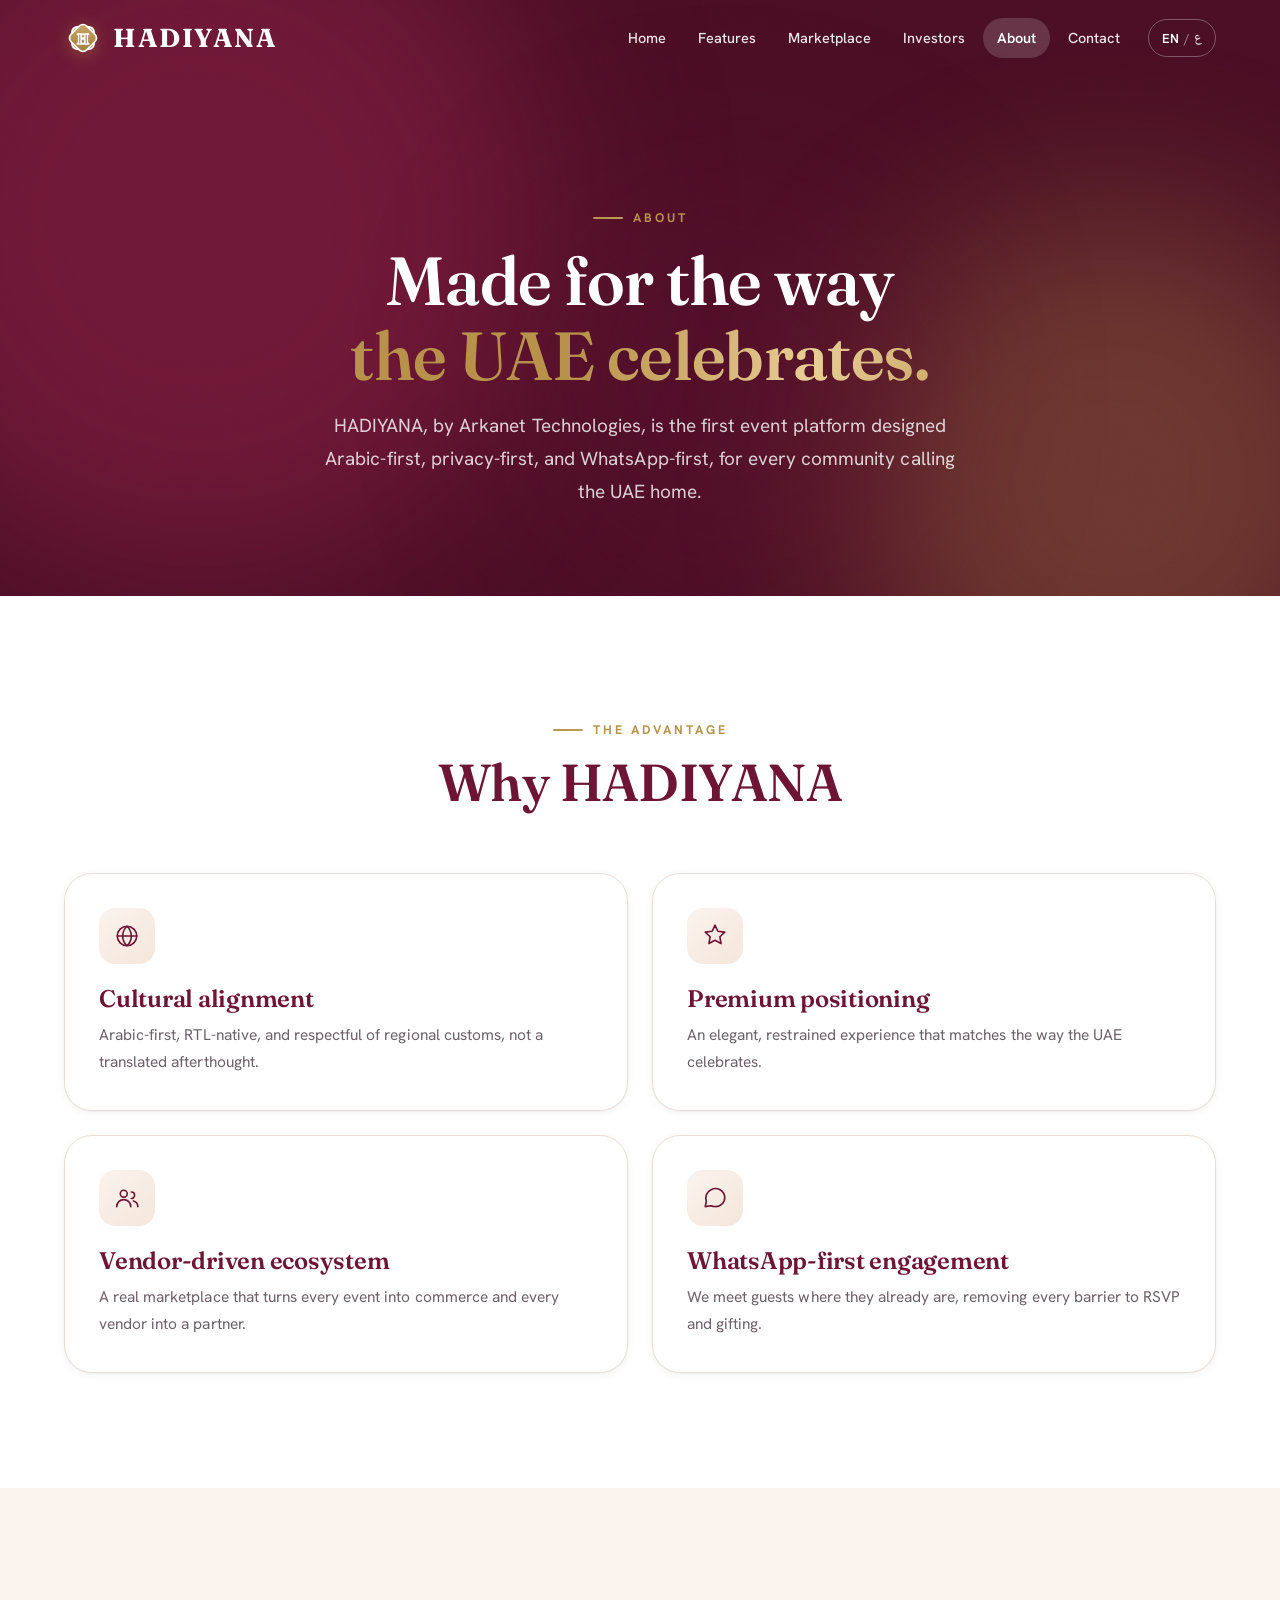
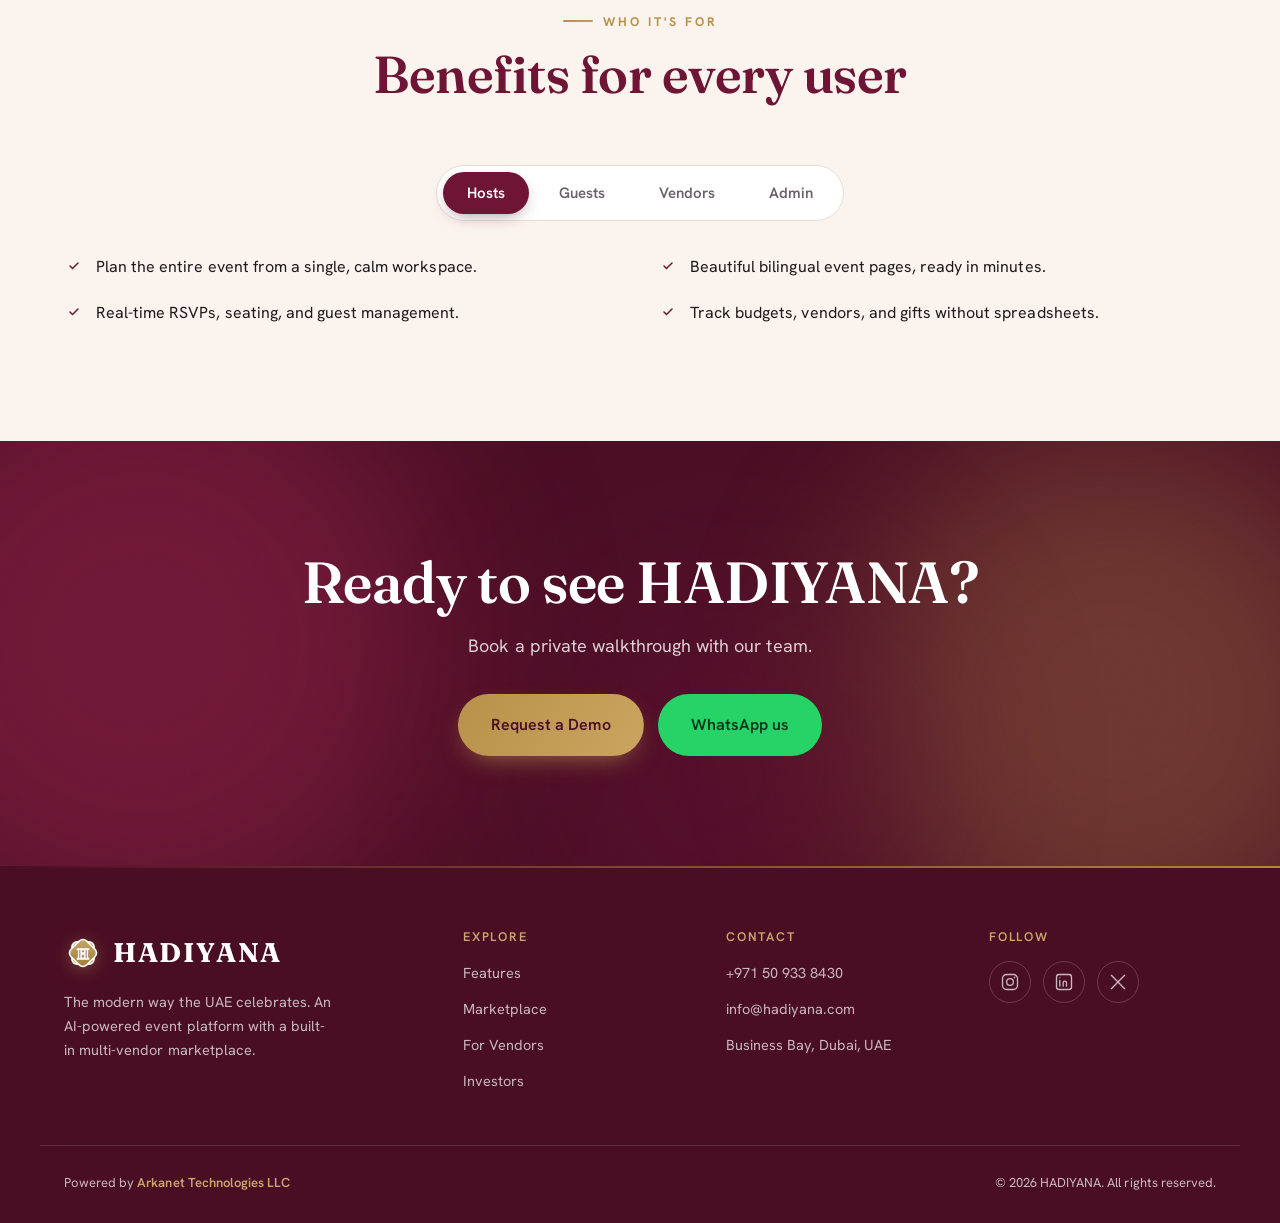
<file: about.html>
<!DOCTYPE html>
<html lang="en" dir="ltr">
<head>
  <meta charset="UTF-8" />
  <meta name="viewport" content="width=device-width, initial-scale=1.0" />
  <title>About — HADIYANA | Why HADIYANA &amp; Who It's For</title>
  <meta name="description" content="Why HADIYANA exists, our competitive advantage, and the benefits for hosts, guests, vendors, and admins." />
  <meta name="theme-color" content="#4A0E24" />
  <meta property="og:type" content="website" />
  <meta property="og:title" content="About — HADIYANA" />
  <meta property="og:description" content="Culturally aligned, premium, vendor-driven, and WhatsApp-first." />
  <link rel="icon" href="data:image/svg+xml,%3Csvg xmlns='http://www.w3.org/2000/svg' viewBox='0 0 32 32'%3E%3Crect width='32' height='32' rx='7' fill='%236E1535'/%3E%3Ctext x='16' y='22' font-family='Georgia,serif' font-size='18' fill='%23B8924A' text-anchor='middle'%3EH%3C/text%3E%3C/svg%3E" />
  <link rel="preconnect" href="https://fonts.googleapis.com" />
  <link rel="preconnect" href="https://fonts.gstatic.com" crossorigin />
  <link href="https://fonts.googleapis.com/css2?family=Fraunces:opsz,wght@9..144,500;9..144,600;9..144,700&family=Hanken+Grotesk:wght@400;500;600;700&family=Noto+Naskh+Arabic:wght@400;600;700&display=swap" rel="stylesheet" />
  <link rel="stylesheet" href="css/styles.css" />
</head>
<body>
  <a class="skip-link" href="#main">Skip to content</a>
  <div class="progress-bar" id="progressBar" aria-hidden="true"></div>

  <header class="site-header" id="siteHeader">
    <div class="container nav-wrap">
      <a class="brand" href="index.html" aria-label="HADIYANA home">
        <svg class="brand__logo" viewBox="0 0 36 36" aria-hidden="true"><defs><linearGradient id="hbrand" x1="0" y1="0" x2="1" y2="1"><stop offset="0" stop-color="#C9A86A"/><stop offset="1" stop-color="#9E7C38"/></linearGradient></defs><g fill="url(#hbrand)"><rect x="7.5" y="7.5" width="21" height="21" rx="5"/><rect x="7.5" y="7.5" width="21" height="21" rx="5" transform="rotate(45 18 18)"/></g><text x="18" y="19" text-anchor="middle" dominant-baseline="central" font-family="Georgia, serif" font-weight="700" font-size="14" fill="#4A0E24">H</text></svg>
        <span class="brand__name">HADIYANA</span>
      </a>
      <nav class="nav" id="primaryNav" aria-label="Primary">
        <button class="nav__close" id="navClose" aria-label="Close menu">
          <svg viewBox="0 0 24 24" aria-hidden="true"><path d="M6 6l12 12M18 6L6 18"/></svg>
        </button>
        <a href="index.html" data-ar="الرئيسية">Home</a>
        <a href="features.html" data-ar="المميزات">Features</a>
        <a href="marketplace.html" data-ar="السوق">Marketplace</a>
        <a href="investors.html" data-ar="للمستثمرين">Investors</a>
        <a href="about.html" class="is-current" data-ar="من نحن">About</a>
        <a href="contact.html" data-ar="تواصل معنا">Contact</a>
        <div class="nav__actions">
          <button class="lang-toggle" id="langToggle" aria-label="Switch language" aria-pressed="false">
            <span class="lang-toggle__opt is-active" data-lang="en">EN</span>
            <span class="lang-toggle__sep">/</span>
            <span class="lang-toggle__opt" data-lang="ar">ع</span>
          </button>
        </div>
      </nav>
      <button class="hamburger" id="hamburger" aria-label="Open menu" aria-expanded="false" aria-controls="primaryNav">
        <span></span><span></span><span></span>
      </button>
    </div>
  </header>
  <div class="nav-scrim" id="navScrim" hidden></div>

  <main id="main">
    <!-- ============ PAGE HERO ============ -->
    <section class="page-hero">
      <div class="aurora" aria-hidden="true"><span></span><span></span><span></span></div>
      <div class="grain" aria-hidden="true"></div>
      <div class="container stagger">
        <p class="eyebrow">About</p>
        <h1 class="page-hero__title">Made for the way<br><span class="grad-text">the UAE celebrates.</span></h1>
        <p class="page-hero__sub">HADIYANA, by Arkanet Technologies, is the first event platform designed Arabic-first, privacy-first, and WhatsApp-first, for every community calling the UAE home.</p>
      </div>
    </section>

    <!-- ============ WHY HADIYANA ============ -->
    <section class="section" aria-labelledby="why-title">
      <div class="container">
        <div class="section-head" data-reveal>
          <p class="eyebrow">The advantage</p>
          <h2 class="section-title" id="why-title">Why HADIYANA</h2>
        </div>
        <div class="cards-2" data-reveal-group>
          <article class="card" data-tilt>
            <div class="card__icon"><svg viewBox="0 0 24 24"><circle cx="12" cy="12" r="9"/><path d="M3 12h18M12 3c2.8 2.6 4 5.7 4 9s-1.2 6.4-4 9c-2.8-2.6-4-5.7-4-9s1.2-6.4 4-9z"/></svg></div>
            <h3>Cultural alignment</h3>
            <p>Arabic-first, RTL-native, and respectful of regional customs, not a translated afterthought.</p>
          </article>
          <article class="card" data-tilt>
            <div class="card__icon"><svg viewBox="0 0 24 24"><path d="M12 2l2.6 5.6L21 8.4l-4.5 4.3 1.1 6.3L12 16l-5.6 3 1.1-6.3L3 8.4l6.4-.8z"/></svg></div>
            <h3>Premium positioning</h3>
            <p>An elegant, restrained experience that matches the way the UAE celebrates.</p>
          </article>
          <article class="card" data-tilt>
            <div class="card__icon"><svg viewBox="0 0 24 24"><circle cx="9" cy="8" r="3.2"/><path d="M2.5 20a6.5 6.5 0 0113 0M16 6.5a3 3 0 010 6M22 20a5.5 5.5 0 00-4-5.3"/></svg></div>
            <h3>Vendor-driven ecosystem</h3>
            <p>A real marketplace that turns every event into commerce and every vendor into a partner.</p>
          </article>
          <article class="card" data-tilt>
            <div class="card__icon"><svg viewBox="0 0 24 24"><path d="M21 11.5a8.4 8.4 0 01-9 8.4 8.6 8.6 0 01-3.7-.8L3 20l1-5a8.4 8.4 0 014.4-10.6A8.5 8.5 0 0121 11.5z"/></svg></div>
            <h3>WhatsApp-first engagement</h3>
            <p>We meet guests where they already are, removing every barrier to RSVP and gifting.</p>
          </article>
        </div>
      </div>
    </section>

    <!-- ============ WHO IT'S FOR ============ -->
    <section class="section section--cream" aria-labelledby="audience-title">
      <div class="container">
        <div class="section-head section-head--center" data-reveal>
          <p class="eyebrow">Who it's for</p>
          <h2 class="section-title" id="audience-title">Benefits for every user</h2>
        </div>
        <div style="text-align:center;" data-reveal>
          <div class="tabs__list" role="tablist" aria-label="Audiences">
            <button class="tabs__tab is-active" role="tab" aria-selected="true" id="tab-hosts" aria-controls="panel-hosts">Hosts</button>
            <button class="tabs__tab" role="tab" aria-selected="false" id="tab-guests" aria-controls="panel-guests">Guests</button>
            <button class="tabs__tab" role="tab" aria-selected="false" id="tab-vendors" aria-controls="panel-vendors">Vendors</button>
            <button class="tabs__tab" role="tab" aria-selected="false" id="tab-admin" aria-controls="panel-admin">Admin</button>
          </div>
        </div>
        <div class="tabs__panel" role="tabpanel" id="panel-hosts" aria-labelledby="tab-hosts">
          <ul class="benefit-list">
            <li>Plan the entire event from a single, calm workspace.</li>
            <li>Beautiful bilingual event pages, ready in minutes.</li>
            <li>Real-time RSVPs, seating, and guest management.</li>
            <li>Track budgets, vendors, and gifts without spreadsheets.</li>
          </ul>
        </div>
        <div class="tabs__panel" role="tabpanel" id="panel-guests" aria-labelledby="tab-guests" hidden>
          <ul class="benefit-list">
            <li>RSVP in seconds, no app download required.</li>
            <li>Gift and pay securely from a curated registry.</li>
            <li>Everything arrives where you already are: WhatsApp.</li>
            <li>Fully bilingual, with Hijri and Gregorian dates.</li>
          </ul>
        </div>
        <div class="tabs__panel" role="tabpanel" id="panel-vendors" aria-labelledby="tab-vendors" hidden>
          <ul class="benefit-list">
            <li>Reach pre-qualified buyers actively planning events.</li>
            <li>Manage bookings, availability, and pricing in one place.</li>
            <li>Get paid securely with UAE-native settlement.</li>
            <li>Grow with featured placements and registry demand.</li>
          </ul>
        </div>
        <div class="tabs__panel" role="tabpanel" id="panel-admin" aria-labelledby="tab-admin" hidden>
          <ul class="benefit-list">
            <li>Full oversight across hosts, vendors, and orders.</li>
            <li>Vendor verification and quality control built in.</li>
            <li>Live analytics on growth, GMV, and engagement.</li>
            <li>Privacy and compliance designed for the region.</li>
          </ul>
        </div>
      </div>
    </section>

    <!-- ============ CTA ============ -->
    <section class="cta-band" aria-labelledby="cta-title">
      <div class="aurora" aria-hidden="true"><span></span><span></span><span></span></div>
      <div class="grain" aria-hidden="true"></div>
      <div class="container" data-reveal>
        <h2 class="cta-band__title" id="cta-title">Ready to see HADIYANA?</h2>
        <p class="cta-band__sub">Book a private walkthrough with our team.</p>
        <div class="cta-band__actions">
          <a class="btn btn--gold btn--lg" href="contact.html">Request a Demo</a>
          <a class="btn btn--whatsapp btn--lg" href="https://wa.me/971509338430" target="_blank" rel="noopener">WhatsApp us</a>
        </div>
      </div>
    </section>
  </main>

  <footer class="site-footer">
    <div class="container footer-grid">
      <div class="footer-brand">
        <a class="brand" href="index.html" aria-label="HADIYANA home">
          <svg class="brand__logo" viewBox="0 0 36 36" aria-hidden="true"><defs><linearGradient id="hbrandf" x1="0" y1="0" x2="1" y2="1"><stop offset="0" stop-color="#C9A86A"/><stop offset="1" stop-color="#9E7C38"/></linearGradient></defs><g fill="url(#hbrandf)"><rect x="7.5" y="7.5" width="21" height="21" rx="5"/><rect x="7.5" y="7.5" width="21" height="21" rx="5" transform="rotate(45 18 18)"/></g><text x="18" y="19" text-anchor="middle" dominant-baseline="central" font-family="Georgia, serif" font-weight="700" font-size="14" fill="#4A0E24">H</text></svg>
          <span class="brand__name brand__name--footer">HADIYANA</span>
        </a>
        <p>The modern way the UAE celebrates. An AI-powered event platform with a built-in multi-vendor marketplace.</p>
      </div>
      <nav class="footer-col" aria-label="Explore">
        <h4>Explore</h4>
        <a href="features.html">Features</a>
        <a href="marketplace.html">Marketplace</a>
        <a href="marketplace.html#vendors">For Vendors</a>
        <a href="investors.html">Investors</a>
      </nav>
      <div class="footer-col">
        <h4>Contact</h4>
        <a href="tel:+971509338430">+971 50 933 8430</a>
        <a href="mailto:info@hadiyana.com">info@hadiyana.com</a>
        <span>Business Bay, Dubai, UAE</span>
      </div>
      <div class="footer-col">
        <h4>Follow</h4>
        <div class="socials" aria-label="Social media">
          <a href="#" aria-label="Instagram"><svg viewBox="0 0 24 24"><rect x="3" y="3" width="18" height="18" rx="5"/><circle cx="12" cy="12" r="4"/><circle cx="17.5" cy="6.5" r="1" fill="currentColor" stroke="none"/></svg></a>
          <a href="#" aria-label="LinkedIn"><svg viewBox="0 0 24 24"><rect x="3" y="3" width="18" height="18" rx="3"/><path d="M7 10v7M7 7v.01M11 17v-4a2 2 0 014 0v4"/></svg></a>
          <a href="#" aria-label="X"><svg viewBox="0 0 24 24"><path d="M4 4l16 16M20 4L4 20"/></svg></a>
        </div>
      </div>
    </div>
    <div class="container footer-bar">
      <p>Powered by <strong>Arkanet Technologies LLC</strong></p>
      <p>&copy; <span id="year">2026</span> HADIYANA. All rights reserved.</p>
    </div>
  </footer>

  <script src="js/main.js" defer></script>
</body>
</html>
</file>
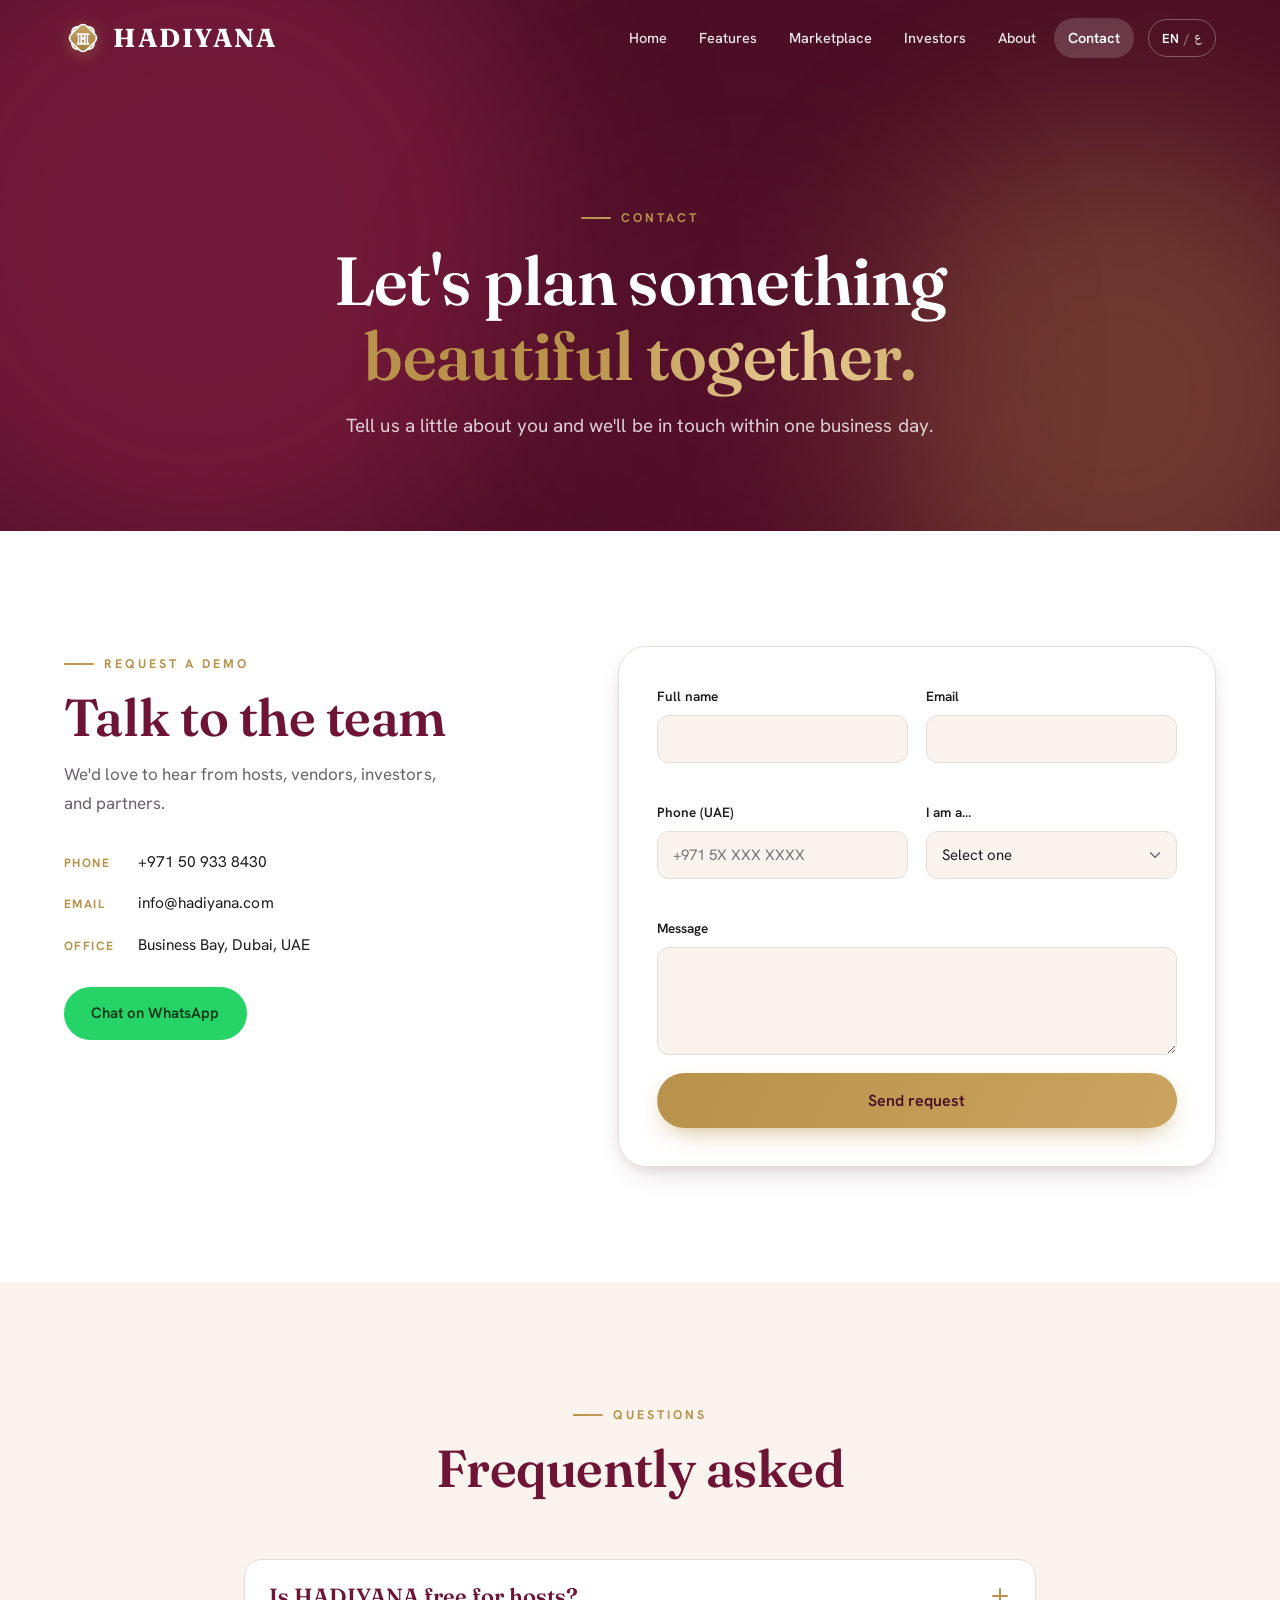
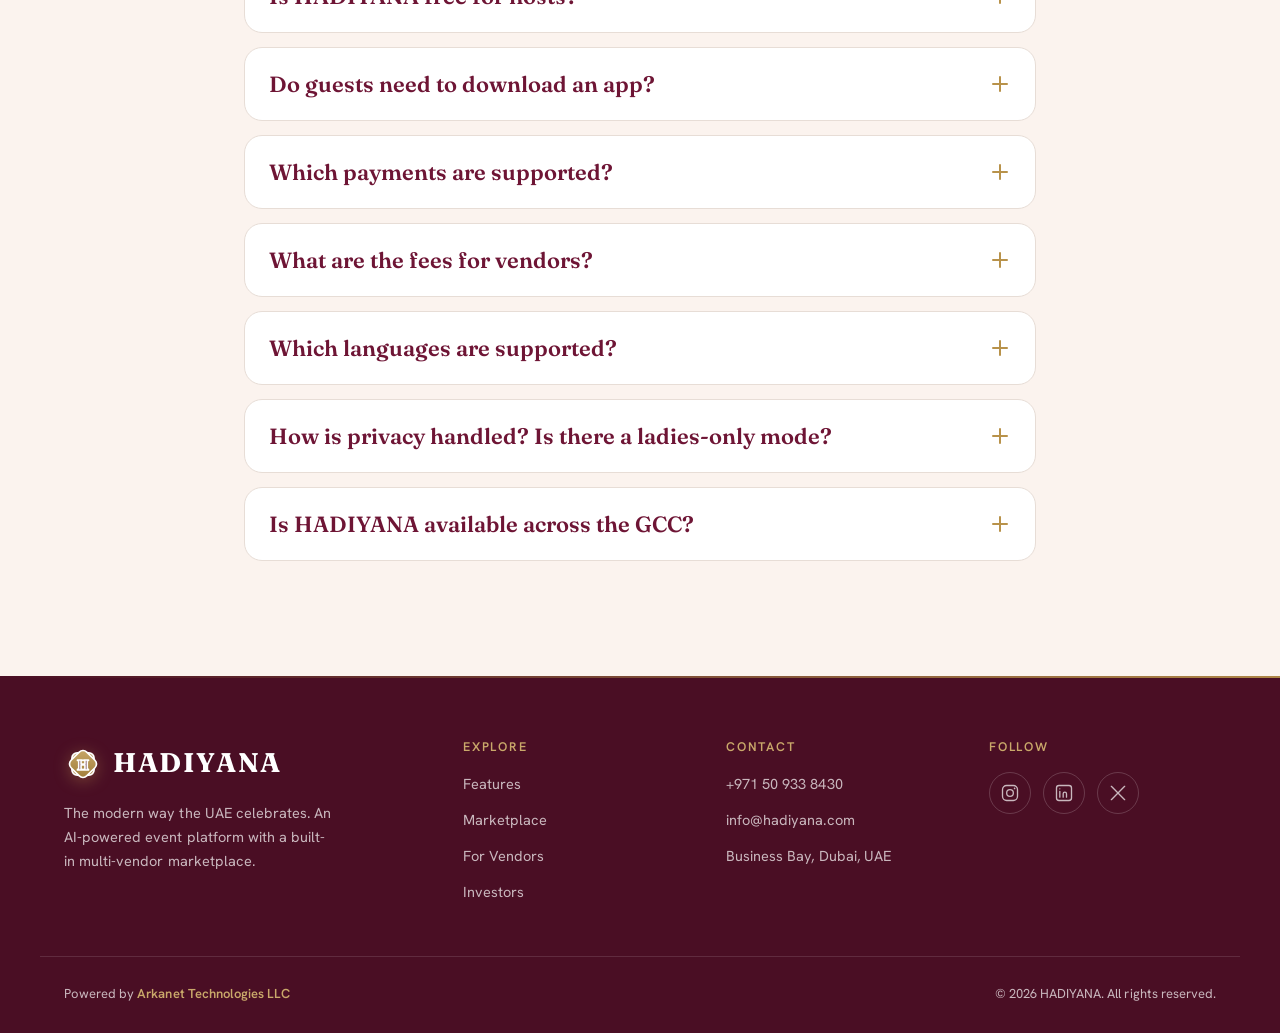
<file: contact.html>
<!DOCTYPE html>
<html lang="en" dir="ltr">
<head>
  <meta charset="UTF-8" />
  <meta name="viewport" content="width=device-width, initial-scale=1.0" />
  <title>Contact — HADIYANA | Request a Demo</title>
  <meta name="description" content="Request a HADIYANA demo. Talk to our team — Business Bay, Dubai, UAE. Plus answers to frequently asked questions." />
  <meta name="theme-color" content="#4A0E24" />
  <meta property="og:type" content="website" />
  <meta property="og:title" content="Contact — HADIYANA" />
  <meta property="og:description" content="Request a demo or talk to our team in Dubai." />
  <link rel="icon" href="data:image/svg+xml,%3Csvg xmlns='http://www.w3.org/2000/svg' viewBox='0 0 32 32'%3E%3Crect width='32' height='32' rx='7' fill='%236E1535'/%3E%3Ctext x='16' y='22' font-family='Georgia,serif' font-size='18' fill='%23B8924A' text-anchor='middle'%3EH%3C/text%3E%3C/svg%3E" />
  <link rel="preconnect" href="https://fonts.googleapis.com" />
  <link rel="preconnect" href="https://fonts.gstatic.com" crossorigin />
  <link href="https://fonts.googleapis.com/css2?family=Fraunces:opsz,wght@9..144,500;9..144,600;9..144,700&family=Hanken+Grotesk:wght@400;500;600;700&family=Noto+Naskh+Arabic:wght@400;600;700&display=swap" rel="stylesheet" />
  <link rel="stylesheet" href="css/styles.css" />
</head>
<body>
  <a class="skip-link" href="#main">Skip to content</a>
  <div class="progress-bar" id="progressBar" aria-hidden="true"></div>

  <header class="site-header" id="siteHeader">
    <div class="container nav-wrap">
      <a class="brand" href="index.html" aria-label="HADIYANA home">
        <svg class="brand__logo" viewBox="0 0 36 36" aria-hidden="true"><defs><linearGradient id="hbrand" x1="0" y1="0" x2="1" y2="1"><stop offset="0" stop-color="#C9A86A"/><stop offset="1" stop-color="#9E7C38"/></linearGradient></defs><g fill="url(#hbrand)"><rect x="7.5" y="7.5" width="21" height="21" rx="5"/><rect x="7.5" y="7.5" width="21" height="21" rx="5" transform="rotate(45 18 18)"/></g><text x="18" y="19" text-anchor="middle" dominant-baseline="central" font-family="Georgia, serif" font-weight="700" font-size="14" fill="#4A0E24">H</text></svg>
        <span class="brand__name">HADIYANA</span>
      </a>
      <nav class="nav" id="primaryNav" aria-label="Primary">
        <button class="nav__close" id="navClose" aria-label="Close menu">
          <svg viewBox="0 0 24 24" aria-hidden="true"><path d="M6 6l12 12M18 6L6 18"/></svg>
        </button>
        <a href="index.html" data-ar="الرئيسية">Home</a>
        <a href="features.html" data-ar="المميزات">Features</a>
        <a href="marketplace.html" data-ar="السوق">Marketplace</a>
        <a href="investors.html" data-ar="للمستثمرين">Investors</a>
        <a href="about.html" data-ar="من نحن">About</a>
        <a href="contact.html" class="is-current" data-ar="تواصل معنا">Contact</a>
        <div class="nav__actions">
          <button class="lang-toggle" id="langToggle" aria-label="Switch language" aria-pressed="false">
            <span class="lang-toggle__opt is-active" data-lang="en">EN</span>
            <span class="lang-toggle__sep">/</span>
            <span class="lang-toggle__opt" data-lang="ar">ع</span>
          </button>
        </div>
      </nav>
      <button class="hamburger" id="hamburger" aria-label="Open menu" aria-expanded="false" aria-controls="primaryNav">
        <span></span><span></span><span></span>
      </button>
    </div>
  </header>
  <div class="nav-scrim" id="navScrim" hidden></div>

  <main id="main">
    <!-- ============ PAGE HERO ============ -->
    <section class="page-hero">
      <div class="aurora" aria-hidden="true"><span></span><span></span><span></span></div>
      <div class="grain" aria-hidden="true"></div>
      <div class="container stagger">
        <p class="eyebrow">Contact</p>
        <h1 class="page-hero__title">Let's plan something<br><span class="grad-text">beautiful together.</span></h1>
        <p class="page-hero__sub">Tell us a little about you and we'll be in touch within one business day.</p>
      </div>
    </section>

    <!-- ============ LEAD FORM ============ -->
    <section class="section" aria-labelledby="contact-title">
      <div class="container contact-grid">
        <div data-reveal>
          <p class="eyebrow">Request a demo</p>
          <h2 class="section-title" id="contact-title">Talk to the team</h2>
          <p class="contact-lead">We'd love to hear from hosts, vendors, investors, and partners.</p>
          <ul class="contact-details">
            <li><span>Phone</span><a href="tel:+971509338430">+971 50 933 8430</a></li>
            <li><span>Email</span><a href="mailto:info@hadiyana.com">info@hadiyana.com</a></li>
            <li><span>Office</span>Business Bay, Dubai, UAE</li>
          </ul>
          <p style="margin-top:28px;">
            <a class="btn btn--whatsapp" href="https://wa.me/971509338430" target="_blank" rel="noopener">Chat on WhatsApp</a>
          </p>
        </div>

        <!-- FORM: client-side validation only.
             SWAP POINT: point action at your real endpoint and replace the JS stub handler in js/main.js. -->
        <form class="lead-form" id="leadForm" action="mailto:info@hadiyana.com" method="post" novalidate data-reveal>
          <div class="field">
            <label for="f-name">Full name</label>
            <input type="text" id="f-name" name="name" autocomplete="name" required />
            <span class="field__error" data-error-for="f-name"></span>
          </div>
          <div class="field">
            <label for="f-email">Email</label>
            <input type="email" id="f-email" name="email" autocomplete="email" required />
            <span class="field__error" data-error-for="f-email"></span>
          </div>
          <div class="field">
            <label for="f-phone">Phone (UAE)</label>
            <input type="tel" id="f-phone" name="phone" inputmode="tel" placeholder="+971 5X XXX XXXX" pattern="^\+?9715[0-9]{8}$|^05[0-9]{8}$" required />
            <span class="field__error" data-error-for="f-phone"></span>
          </div>
          <div class="field">
            <label for="f-role">I am a…</label>
            <div class="select-wrap">
              <select id="f-role" name="role" required>
                <option value="" selected disabled>Select one</option>
                <option>Host</option>
                <option>Vendor</option>
                <option>Investor</option>
                <option>Partner</option>
              </select>
              <svg viewBox="0 0 24 24" aria-hidden="true"><path d="M6 9l6 6 6-6"/></svg>
            </div>
            <span class="field__error" data-error-for="f-role"></span>
          </div>
          <div class="field field--full">
            <label for="f-msg">Message</label>
            <textarea id="f-msg" name="message" rows="4"></textarea>
          </div>
          <div class="field field--full">
            <button class="btn btn--gold btn--lg btn--block" type="submit">Send request</button>
          </div>
          <p class="form-success" id="formSuccess" hidden role="status">
            Thank you! Your request has been received. Our team will reach out within one business day.
          </p>
        </form>
      </div>
    </section>

    <!-- ============ FAQ ============ -->
    <section class="section section--cream" aria-labelledby="faq-title">
      <div class="container container--narrow">
        <div class="section-head section-head--center" data-reveal>
          <p class="eyebrow">Questions</p>
          <h2 class="section-title" id="faq-title">Frequently asked</h2>
        </div>
        <div class="accordion" data-reveal-group>
          <div class="acc-item">
            <h3><button class="acc__trigger" aria-expanded="false">Is HADIYANA free for hosts?<span class="acc__icon" aria-hidden="true"></span></button></h3>
            <div class="acc__panel" hidden><p>Yes. Hosts plan a complete event free for 30 days with every feature unlocked. Premium plans add tools for large and multi-stage events.</p></div>
          </div>
          <div class="acc-item">
            <h3><button class="acc__trigger" aria-expanded="false">Do guests need to download an app?<span class="acc__icon" aria-hidden="true"></span></button></h3>
            <div class="acc__panel" hidden><p>Never. Guests RSVP, gift, and pay straight from a link, most often shared over WhatsApp. No app, no account required.</p></div>
          </div>
          <div class="acc-item">
            <h3><button class="acc__trigger" aria-expanded="false">Which payments are supported?<span class="acc__icon" aria-hidden="true"></span></button></h3>
            <div class="acc__panel" hidden><p>HADIYANA uses UAE-native payment rails, supporting major local and international cards with secure, instant settlement for vendors.</p></div>
          </div>
          <div class="acc-item">
            <h3><button class="acc__trigger" aria-expanded="false">What are the fees for vendors?<span class="acc__icon" aria-hidden="true"></span></button></h3>
            <div class="acc__panel" hidden><p>Vendors join with a simple subscription and a transparent marketplace commission on bookings and sales. No hidden charges.</p></div>
          </div>
          <div class="acc-item">
            <h3><button class="acc__trigger" aria-expanded="false">Which languages are supported?<span class="acc__icon" aria-hidden="true"></span></button></h3>
            <div class="acc__panel" hidden><p>HADIYANA is fully bilingual in Arabic and English with complete right-to-left support across every screen and document.</p></div>
          </div>
          <div class="acc-item">
            <h3><button class="acc__trigger" aria-expanded="false">How is privacy handled? Is there a ladies-only mode?<span class="acc__icon" aria-hidden="true"></span></button></h3>
            <div class="acc__panel" hidden><p>Privacy is granular and on by default. Hosts control exactly who sees what, including a dedicated ladies-only mode for relevant events.</p></div>
          </div>
          <div class="acc-item">
            <h3><button class="acc__trigger" aria-expanded="false">Is HADIYANA available across the GCC?<span class="acc__icon" aria-hidden="true"></span></button></h3>
            <div class="acc__panel" hidden><p>We are launching UAE-first, with a structure designed to expand across the GCC. Register your interest and we'll keep you posted.</p></div>
          </div>
        </div>
      </div>
    </section>
  </main>

  <footer class="site-footer">
    <div class="container footer-grid">
      <div class="footer-brand">
        <a class="brand" href="index.html" aria-label="HADIYANA home">
          <svg class="brand__logo" viewBox="0 0 36 36" aria-hidden="true"><defs><linearGradient id="hbrandf" x1="0" y1="0" x2="1" y2="1"><stop offset="0" stop-color="#C9A86A"/><stop offset="1" stop-color="#9E7C38"/></linearGradient></defs><g fill="url(#hbrandf)"><rect x="7.5" y="7.5" width="21" height="21" rx="5"/><rect x="7.5" y="7.5" width="21" height="21" rx="5" transform="rotate(45 18 18)"/></g><text x="18" y="19" text-anchor="middle" dominant-baseline="central" font-family="Georgia, serif" font-weight="700" font-size="14" fill="#4A0E24">H</text></svg>
          <span class="brand__name brand__name--footer">HADIYANA</span>
        </a>
        <p>The modern way the UAE celebrates. An AI-powered event platform with a built-in multi-vendor marketplace.</p>
      </div>
      <nav class="footer-col" aria-label="Explore">
        <h4>Explore</h4>
        <a href="features.html">Features</a>
        <a href="marketplace.html">Marketplace</a>
        <a href="marketplace.html#vendors">For Vendors</a>
        <a href="investors.html">Investors</a>
      </nav>
      <div class="footer-col">
        <h4>Contact</h4>
        <a href="tel:+971509338430">+971 50 933 8430</a>
        <a href="mailto:info@hadiyana.com">info@hadiyana.com</a>
        <span>Business Bay, Dubai, UAE</span>
      </div>
      <div class="footer-col">
        <h4>Follow</h4>
        <div class="socials" aria-label="Social media">
          <a href="#" aria-label="Instagram"><svg viewBox="0 0 24 24"><rect x="3" y="3" width="18" height="18" rx="5"/><circle cx="12" cy="12" r="4"/><circle cx="17.5" cy="6.5" r="1" fill="currentColor" stroke="none"/></svg></a>
          <a href="#" aria-label="LinkedIn"><svg viewBox="0 0 24 24"><rect x="3" y="3" width="18" height="18" rx="3"/><path d="M7 10v7M7 7v.01M11 17v-4a2 2 0 014 0v4"/></svg></a>
          <a href="#" aria-label="X"><svg viewBox="0 0 24 24"><path d="M4 4l16 16M20 4L4 20"/></svg></a>
        </div>
      </div>
    </div>
    <div class="container footer-bar">
      <p>Powered by <strong>Arkanet Technologies LLC</strong></p>
      <p>&copy; <span id="year">2026</span> HADIYANA. All rights reserved.</p>
    </div>
  </footer>

  <script src="js/main.js" defer></script>
</body>
</html>
</file>
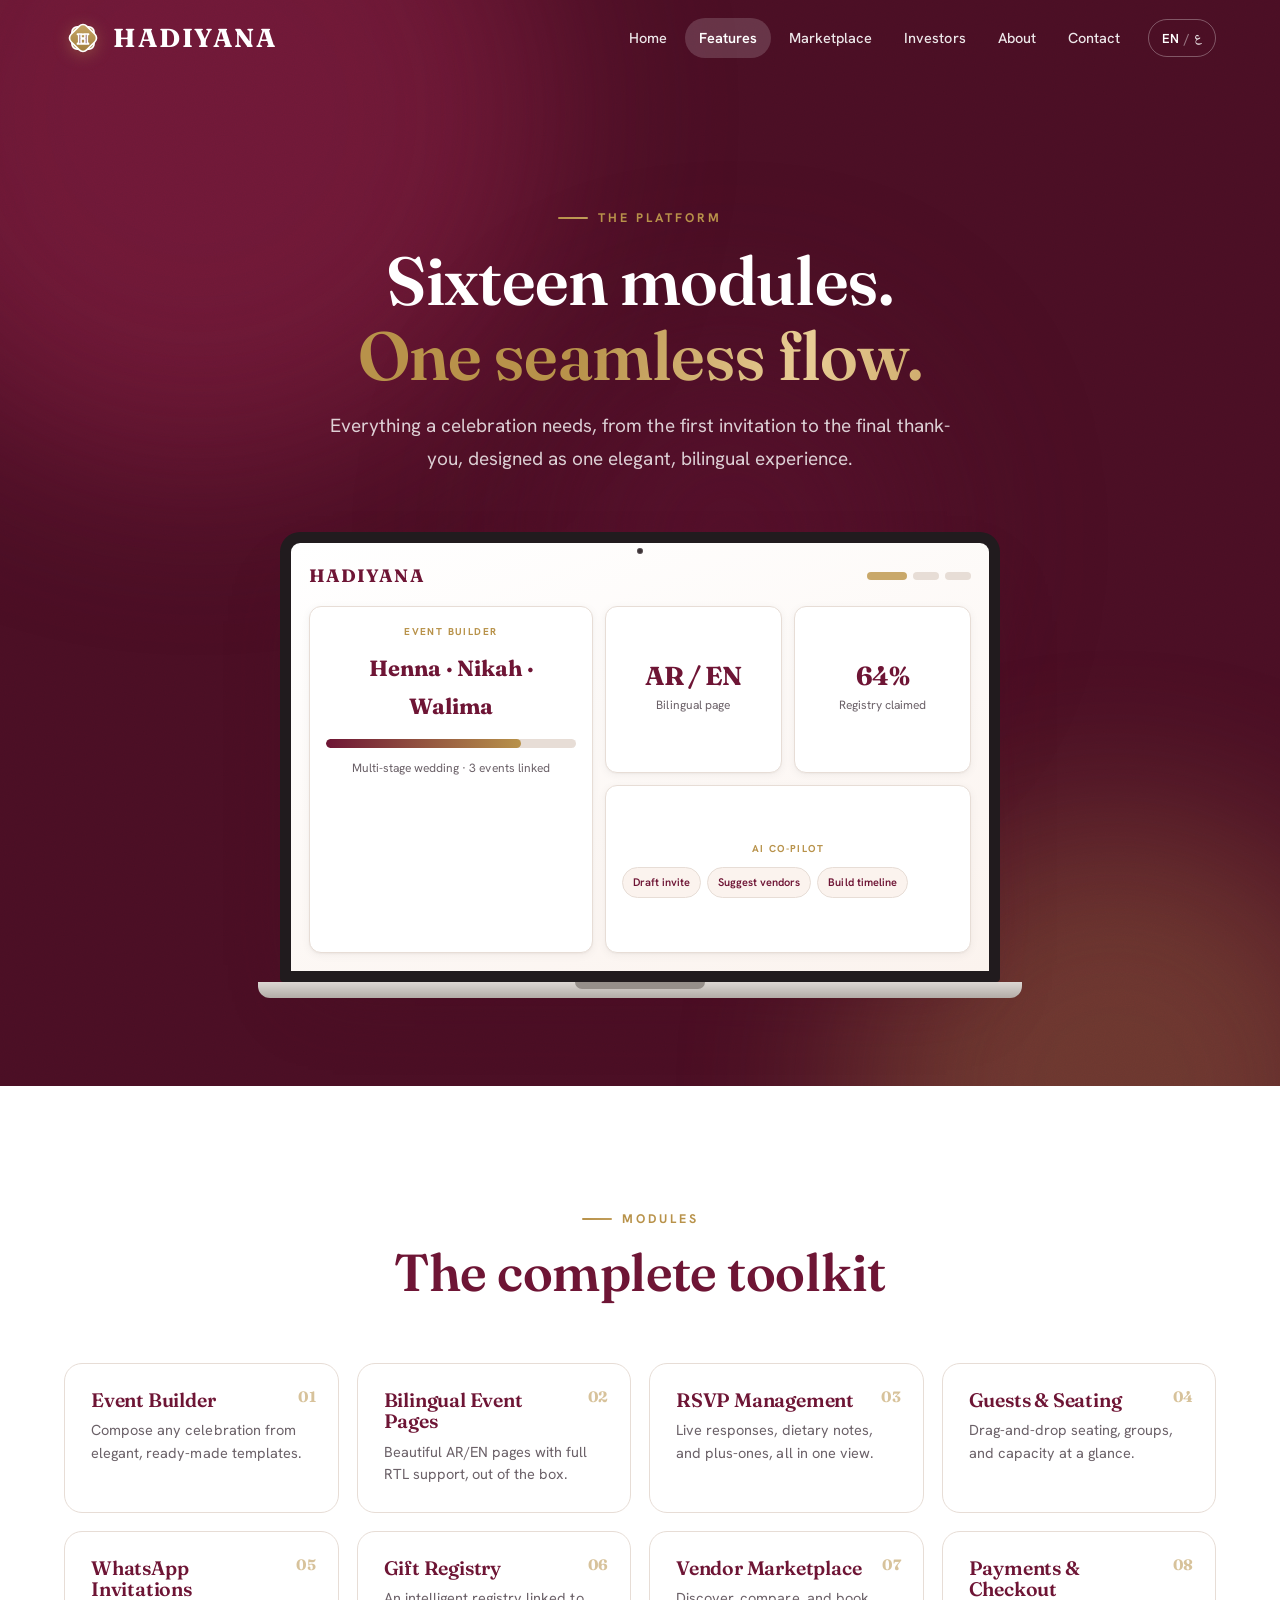
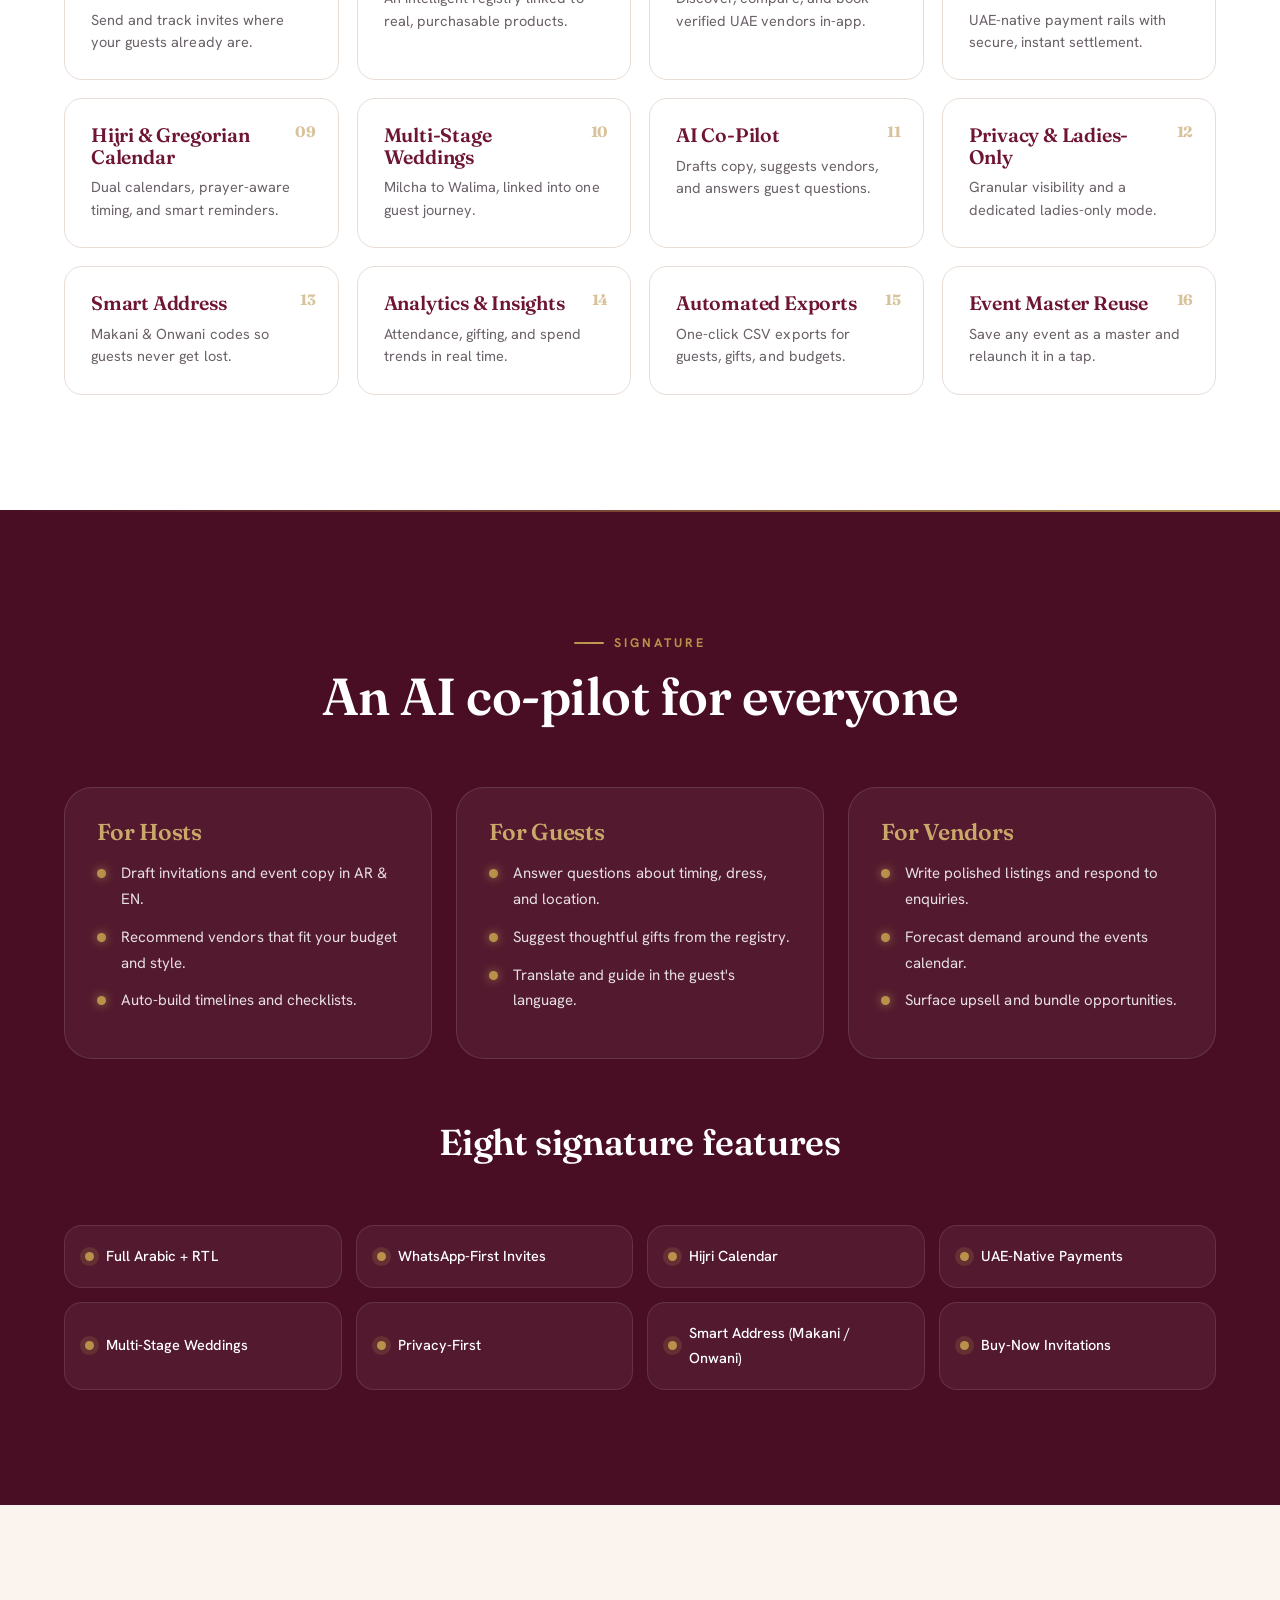
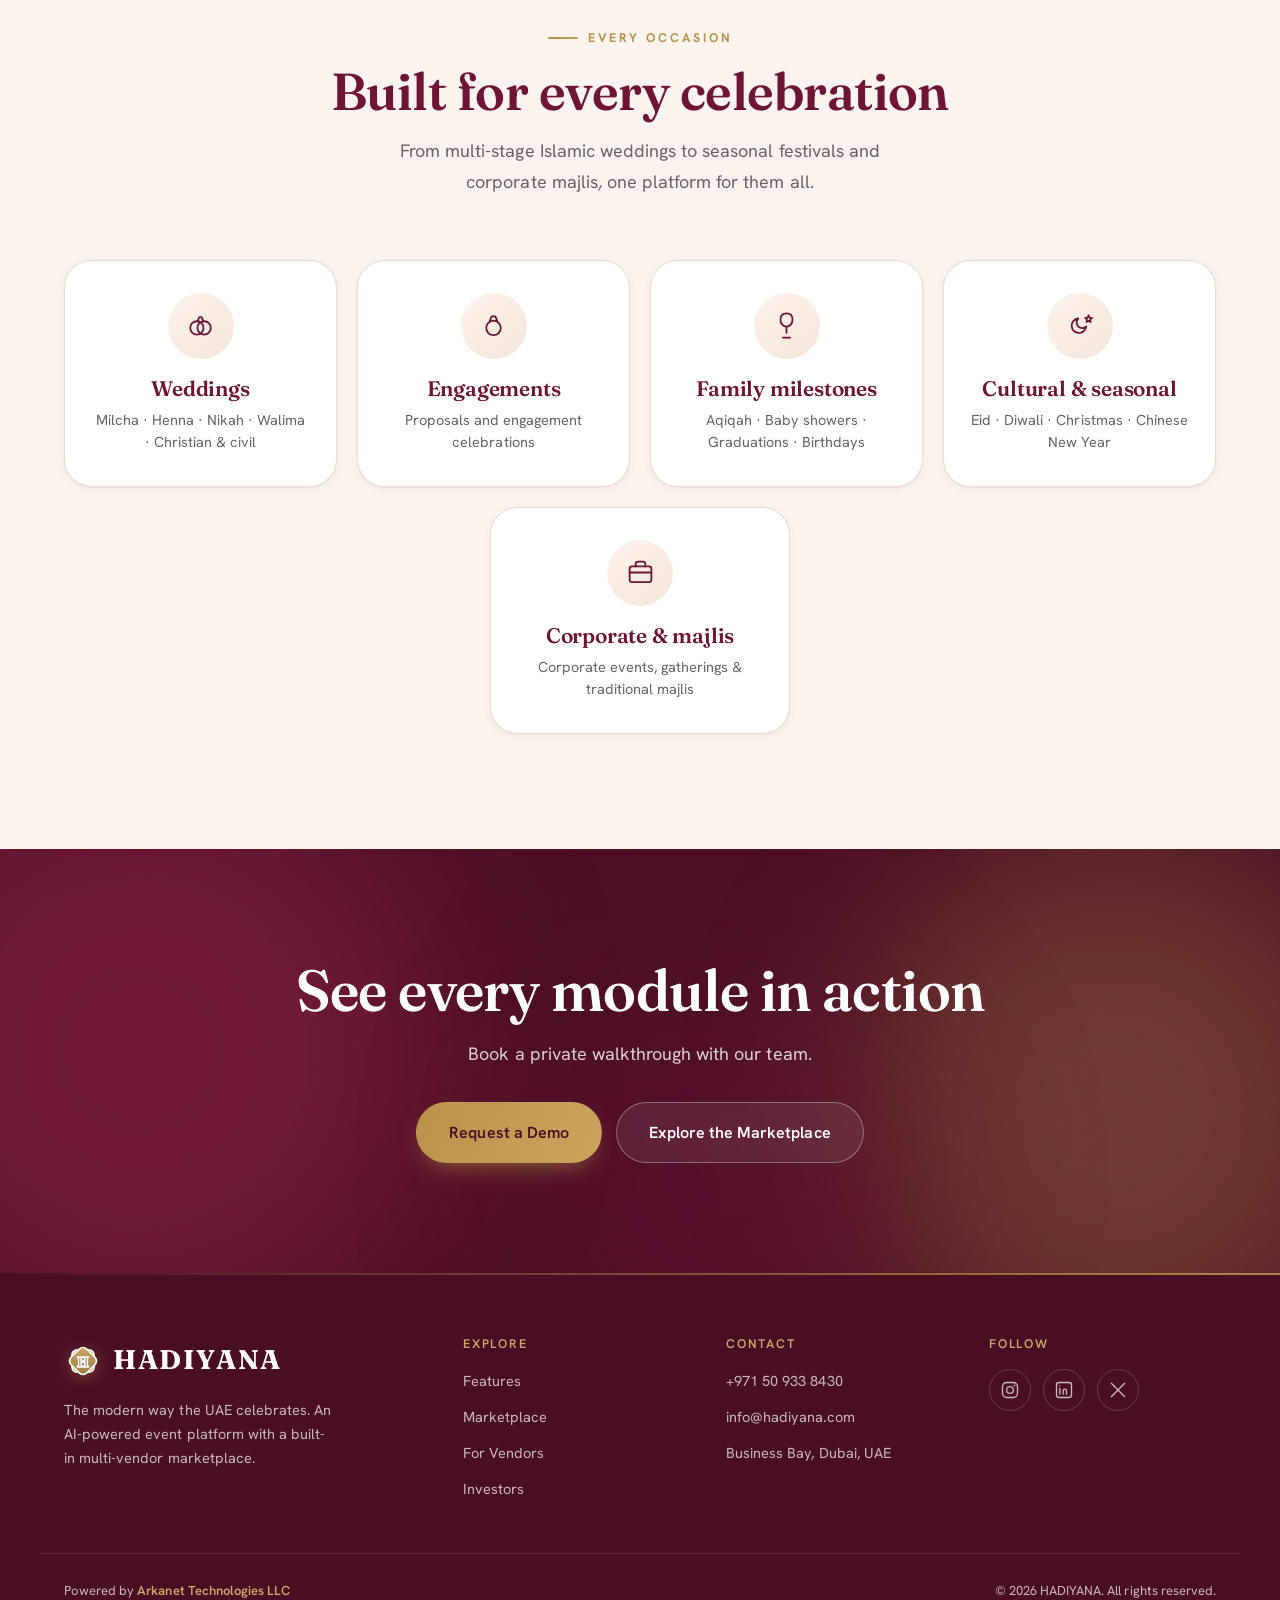
<file: features.html>
<!DOCTYPE html>
<html lang="en" dir="ltr">
<head>
  <meta charset="UTF-8" />
  <meta name="viewport" content="width=device-width, initial-scale=1.0" />
  <title>Features — HADIYANA | 16 Modules &amp; AI Co-Pilot</title>
  <meta name="description" content="Explore HADIYANA's 16 platform modules, the AI co-pilot for hosts, guests, and vendors, and the 8 signature features built for the UAE." />
  <meta name="theme-color" content="#4A0E24" />
  <meta property="og:type" content="website" />
  <meta property="og:title" content="Features — HADIYANA" />
  <meta property="og:description" content="16 modules, an AI co-pilot, and 8 signature features built for the UAE." />
  <link rel="icon" href="data:image/svg+xml,%3Csvg xmlns='http://www.w3.org/2000/svg' viewBox='0 0 32 32'%3E%3Crect width='32' height='32' rx='7' fill='%236E1535'/%3E%3Ctext x='16' y='22' font-family='Georgia,serif' font-size='18' fill='%23B8924A' text-anchor='middle'%3EH%3C/text%3E%3C/svg%3E" />
  <link rel="preconnect" href="https://fonts.googleapis.com" />
  <link rel="preconnect" href="https://fonts.gstatic.com" crossorigin />
  <link href="https://fonts.googleapis.com/css2?family=Fraunces:opsz,wght@9..144,500;9..144,600;9..144,700&family=Hanken+Grotesk:wght@400;500;600;700&family=Noto+Naskh+Arabic:wght@400;600;700&display=swap" rel="stylesheet" />
  <link rel="stylesheet" href="css/styles.css" />
</head>
<body>
  <a class="skip-link" href="#main">Skip to content</a>
  <div class="progress-bar" id="progressBar" aria-hidden="true"></div>

  <header class="site-header" id="siteHeader">
    <div class="container nav-wrap">
      <a class="brand" href="index.html" aria-label="HADIYANA home">
        <svg class="brand__logo" viewBox="0 0 36 36" aria-hidden="true"><defs><linearGradient id="hbrand" x1="0" y1="0" x2="1" y2="1"><stop offset="0" stop-color="#C9A86A"/><stop offset="1" stop-color="#9E7C38"/></linearGradient></defs><g fill="url(#hbrand)"><rect x="7.5" y="7.5" width="21" height="21" rx="5"/><rect x="7.5" y="7.5" width="21" height="21" rx="5" transform="rotate(45 18 18)"/></g><text x="18" y="19" text-anchor="middle" dominant-baseline="central" font-family="Georgia, serif" font-weight="700" font-size="14" fill="#4A0E24">H</text></svg>
        <span class="brand__name">HADIYANA</span>
      </a>
      <nav class="nav" id="primaryNav" aria-label="Primary">
        <button class="nav__close" id="navClose" aria-label="Close menu">
          <svg viewBox="0 0 24 24" aria-hidden="true"><path d="M6 6l12 12M18 6L6 18"/></svg>
        </button>
        <a href="index.html" data-ar="الرئيسية">Home</a>
        <a href="features.html" class="is-current" data-ar="المميزات">Features</a>
        <a href="marketplace.html" data-ar="السوق">Marketplace</a>
        <a href="investors.html" data-ar="للمستثمرين">Investors</a>
        <a href="about.html" data-ar="من نحن">About</a>
        <a href="contact.html" data-ar="تواصل معنا">Contact</a>
        <div class="nav__actions">
          <button class="lang-toggle" id="langToggle" aria-label="Switch language" aria-pressed="false">
            <span class="lang-toggle__opt is-active" data-lang="en">EN</span>
            <span class="lang-toggle__sep">/</span>
            <span class="lang-toggle__opt" data-lang="ar">ع</span>
          </button>
        </div>
      </nav>
      <button class="hamburger" id="hamburger" aria-label="Open menu" aria-expanded="false" aria-controls="primaryNav">
        <span></span><span></span><span></span>
      </button>
    </div>
  </header>
  <div class="nav-scrim" id="navScrim" hidden></div>

  <main id="main">
    <!-- ============ PAGE HERO ============ -->
    <section class="page-hero">
      <div class="aurora" aria-hidden="true"><span></span><span></span><span></span></div>
      <div class="grain" aria-hidden="true"></div>
      <div class="container stagger">
        <p class="eyebrow">The platform</p>
        <h1 class="page-hero__title">Sixteen modules.<br><span class="grad-text">One seamless flow.</span></h1>
        <p class="page-hero__sub">Everything a celebration needs, from the first invitation to the final thank-you, designed as one elegant, bilingual experience.</p>
        <div class="page-hero__visual">
          <div class="macbook" aria-hidden="true">
            <div class="macbook__screen">
              <span class="macbook__cam"></span>
              <div class="macbook__ui">
                <div class="mb-top"><span class="mb-logo">HADIYANA</span><span class="mb-pillrow"><i></i><i></i><i></i></span></div>
                <div class="mb-grid">
                  <div class="mb-card mb-card--lg"><span class="mb-eyebrow">Event builder</span><span class="mb-title">Henna · Nikah · Walima</span><div class="mb-bar"><span></span></div><span class="mb-meta">Multi-stage wedding · 3 events linked</span></div>
                  <div class="mb-card"><span class="mb-stat">AR / EN</span><span class="mb-meta">Bilingual page</span></div>
                  <div class="mb-card"><span class="mb-stat">64%</span><span class="mb-meta">Registry claimed</span></div>
                  <div class="mb-card mb-card--wide"><span class="mb-eyebrow">AI co-pilot</span><div class="mb-chips"><b>Draft invite</b><b>Suggest vendors</b><b>Build timeline</b></div></div>
                </div>
              </div>
            </div>
            <div class="macbook__base"></div>
          </div>
        </div>
      </div>
    </section>

    <!-- ============ 16 MODULES ============ -->
    <section class="section" aria-labelledby="modules-title">
      <div class="container">
        <div class="section-head" data-reveal>
          <p class="eyebrow">Modules</p>
          <h2 class="section-title" id="modules-title">The complete toolkit</h2>
        </div>
        <div class="feature-grid" data-reveal-group>
          <article class="feature"><span class="card__num">01</span><h3>Event Builder</h3><p>Compose any celebration from elegant, ready-made templates.</p></article>
          <article class="feature"><span class="card__num">02</span><h3>Bilingual Event Pages</h3><p>Beautiful AR/EN pages with full RTL support, out of the box.</p></article>
          <article class="feature"><span class="card__num">03</span><h3>RSVP Management</h3><p>Live responses, dietary notes, and plus-ones, all in one view.</p></article>
          <article class="feature"><span class="card__num">04</span><h3>Guests &amp; Seating</h3><p>Drag-and-drop seating, groups, and capacity at a glance.</p></article>
          <article class="feature"><span class="card__num">05</span><h3>WhatsApp Invitations</h3><p>Send and track invites where your guests already are.</p></article>
          <article class="feature"><span class="card__num">06</span><h3>Gift Registry</h3><p>An intelligent registry linked to real, purchasable products.</p></article>
          <article class="feature"><span class="card__num">07</span><h3>Vendor Marketplace</h3><p>Discover, compare, and book verified UAE vendors in-app.</p></article>
          <article class="feature"><span class="card__num">08</span><h3>Payments &amp; Checkout</h3><p>UAE-native payment rails with secure, instant settlement.</p></article>
          <article class="feature"><span class="card__num">09</span><h3>Hijri &amp; Gregorian Calendar</h3><p>Dual calendars, prayer-aware timing, and smart reminders.</p></article>
          <article class="feature"><span class="card__num">10</span><h3>Multi-Stage Weddings</h3><p>Milcha to Walima, linked into one guest journey.</p></article>
          <article class="feature"><span class="card__num">11</span><h3>AI Co-Pilot</h3><p>Drafts copy, suggests vendors, and answers guest questions.</p></article>
          <article class="feature"><span class="card__num">12</span><h3>Privacy &amp; Ladies-Only</h3><p>Granular visibility and a dedicated ladies-only mode.</p></article>
          <article class="feature"><span class="card__num">13</span><h3>Smart Address</h3><p>Makani &amp; Onwani codes so guests never get lost.</p></article>
          <article class="feature"><span class="card__num">14</span><h3>Analytics &amp; Insights</h3><p>Attendance, gifting, and spend trends in real time.</p></article>
          <article class="feature"><span class="card__num">15</span><h3>Automated Exports</h3><p>One-click CSV exports for guests, gifts, and budgets.</p></article>
          <article class="feature"><span class="card__num">16</span><h3>Event Master Reuse</h3><p>Save any event as a master and relaunch it in a tap.</p></article>
        </div>
      </div>
    </section>

    <!-- ============ AI CO-PILOT ============ -->
    <section class="section section--ink" aria-labelledby="ai-title">
      <div class="container">
        <div class="section-head section-head--center" data-reveal>
          <p class="eyebrow">Signature</p>
          <h2 class="section-title section-title--light" id="ai-title">An AI co-pilot for everyone</h2>
        </div>
        <div class="cards-3" data-reveal-group>
          <article class="ai-col">
            <h3 class="ai-col__title">For Hosts</h3>
            <ul class="ai-list">
              <li>Draft invitations and event copy in AR &amp; EN.</li>
              <li>Recommend vendors that fit your budget and style.</li>
              <li>Auto-build timelines and checklists.</li>
            </ul>
          </article>
          <article class="ai-col">
            <h3 class="ai-col__title">For Guests</h3>
            <ul class="ai-list">
              <li>Answer questions about timing, dress, and location.</li>
              <li>Suggest thoughtful gifts from the registry.</li>
              <li>Translate and guide in the guest's language.</li>
            </ul>
          </article>
          <article class="ai-col">
            <h3 class="ai-col__title">For Vendors</h3>
            <ul class="ai-list">
              <li>Write polished listings and respond to enquiries.</li>
              <li>Forecast demand around the events calendar.</li>
              <li>Surface upsell and bundle opportunities.</li>
            </ul>
          </article>
        </div>

        <div class="section-head section-head--center" style="margin-top:64px;" data-reveal>
          <h2 class="section-title section-title--light" style="font-size:clamp(24px,3vw,36px);">Eight signature features</h2>
        </div>
        <ul class="sig-grid" data-reveal-group>
          <li><span class="sig__dot"></span>Full Arabic + RTL</li>
          <li><span class="sig__dot"></span>WhatsApp-First Invites</li>
          <li><span class="sig__dot"></span>Hijri Calendar</li>
          <li><span class="sig__dot"></span>UAE-Native Payments</li>
          <li><span class="sig__dot"></span>Multi-Stage Weddings</li>
          <li><span class="sig__dot"></span>Privacy-First</li>
          <li><span class="sig__dot"></span>Smart Address (Makani / Onwani)</li>
          <li><span class="sig__dot"></span>Buy-Now Invitations</li>
        </ul>
      </div>
    </section>

    <!-- ============ EVENT TYPES ============ -->
    <section class="section section--cream" aria-labelledby="types-title">
      <div class="container">
        <div class="section-head section-head--center" data-reveal>
          <p class="eyebrow">Every occasion</p>
          <h2 class="section-title" id="types-title">Built for every celebration</h2>
          <p class="section-sub">From multi-stage Islamic weddings to seasonal festivals and corporate majlis, one platform for them all.</p>
        </div>
        <div class="occasions" data-reveal-group>
          <article class="occasion">
            <div class="occasion__icon" aria-hidden="true">
              <svg viewBox="0 0 24 24"><circle cx="9" cy="14" r="5.5"/><circle cx="15" cy="14" r="5.5"/><path d="M9.5 8.5L11 5h2l1.5 3.5"/></svg>
            </div>
            <h3>Weddings</h3>
            <p>Milcha · Henna · Nikah · Walima · Christian &amp; civil</p>
          </article>
          <article class="occasion">
            <div class="occasion__icon" aria-hidden="true">
              <svg viewBox="0 0 24 24"><circle cx="12" cy="14" r="6"/><path d="M9 8l1.5-3.5h3L15 8"/></svg>
            </div>
            <h3>Engagements</h3>
            <p>Proposals and engagement celebrations</p>
          </article>
          <article class="occasion">
            <div class="occasion__icon" aria-hidden="true">
              <svg viewBox="0 0 24 24"><path d="M12 13c2.8 0 5-2.7 5-6s-2.2-5-5-5-5 1.7-5 5 2.2 6 5 6zM12 13v5M9 22h6"/></svg>
            </div>
            <h3>Family milestones</h3>
            <p>Aqiqah · Baby showers · Graduations · Birthdays</p>
          </article>
          <article class="occasion">
            <div class="occasion__icon" aria-hidden="true">
              <svg viewBox="0 0 24 24"><path d="M17.5 12.8A6 6 0 1111 6.2a4.6 4.6 0 006.5 6.6z"/><path d="M19.5 3.5l.8 1.9 2 .3-1.5 1.4.4 2-1.7-1-1.7 1 .4-2-1.5-1.4 2-.3z"/></svg>
            </div>
            <h3>Cultural &amp; seasonal</h3>
            <p>Eid · Diwali · Christmas · Chinese New Year</p>
          </article>
          <article class="occasion">
            <div class="occasion__icon" aria-hidden="true">
              <svg viewBox="0 0 24 24"><rect x="3" y="7" width="18" height="13" rx="2"/><path d="M8 7V5a2 2 0 012-2h4a2 2 0 012 2v2M3 12h18"/></svg>
            </div>
            <h3>Corporate &amp; majlis</h3>
            <p>Corporate events, gatherings &amp; traditional majlis</p>
          </article>
        </div>
      </div>
    </section>

    <!-- ============ CTA ============ -->
    <section class="cta-band" aria-labelledby="cta-title">
      <div class="aurora" aria-hidden="true"><span></span><span></span><span></span></div>
      <div class="grain" aria-hidden="true"></div>
      <div class="container" data-reveal>
        <h2 class="cta-band__title" id="cta-title">See every module in action</h2>
        <p class="cta-band__sub">Book a private walkthrough with our team.</p>
        <div class="cta-band__actions">
          <a class="btn btn--gold btn--lg" href="contact.html">Request a Demo</a>
          <a class="btn btn--ghost-light btn--lg" href="marketplace.html">Explore the Marketplace</a>
        </div>
      </div>
    </section>
  </main>

  <footer class="site-footer">
    <div class="container footer-grid">
      <div class="footer-brand">
        <a class="brand" href="index.html" aria-label="HADIYANA home">
          <svg class="brand__logo" viewBox="0 0 36 36" aria-hidden="true"><defs><linearGradient id="hbrandf" x1="0" y1="0" x2="1" y2="1"><stop offset="0" stop-color="#C9A86A"/><stop offset="1" stop-color="#9E7C38"/></linearGradient></defs><g fill="url(#hbrandf)"><rect x="7.5" y="7.5" width="21" height="21" rx="5"/><rect x="7.5" y="7.5" width="21" height="21" rx="5" transform="rotate(45 18 18)"/></g><text x="18" y="19" text-anchor="middle" dominant-baseline="central" font-family="Georgia, serif" font-weight="700" font-size="14" fill="#4A0E24">H</text></svg>
          <span class="brand__name brand__name--footer">HADIYANA</span>
        </a>
        <p>The modern way the UAE celebrates. An AI-powered event platform with a built-in multi-vendor marketplace.</p>
      </div>
      <nav class="footer-col" aria-label="Explore">
        <h4>Explore</h4>
        <a href="features.html">Features</a>
        <a href="marketplace.html">Marketplace</a>
        <a href="marketplace.html#vendors">For Vendors</a>
        <a href="investors.html">Investors</a>
      </nav>
      <div class="footer-col">
        <h4>Contact</h4>
        <a href="tel:+971509338430">+971 50 933 8430</a>
        <a href="mailto:info@hadiyana.com">info@hadiyana.com</a>
        <span>Business Bay, Dubai, UAE</span>
      </div>
      <div class="footer-col">
        <h4>Follow</h4>
        <div class="socials" aria-label="Social media">
          <a href="#" aria-label="Instagram"><svg viewBox="0 0 24 24"><rect x="3" y="3" width="18" height="18" rx="5"/><circle cx="12" cy="12" r="4"/><circle cx="17.5" cy="6.5" r="1" fill="currentColor" stroke="none"/></svg></a>
          <a href="#" aria-label="LinkedIn"><svg viewBox="0 0 24 24"><rect x="3" y="3" width="18" height="18" rx="3"/><path d="M7 10v7M7 7v.01M11 17v-4a2 2 0 014 0v4"/></svg></a>
          <a href="#" aria-label="X"><svg viewBox="0 0 24 24"><path d="M4 4l16 16M20 4L4 20"/></svg></a>
        </div>
      </div>
    </div>
    <div class="container footer-bar">
      <p>Powered by <strong>Arkanet Technologies LLC</strong></p>
      <p>&copy; <span id="year">2026</span> HADIYANA. All rights reserved.</p>
    </div>
  </footer>

  <script src="js/main.js" defer></script>
</body>
</html>
</file>
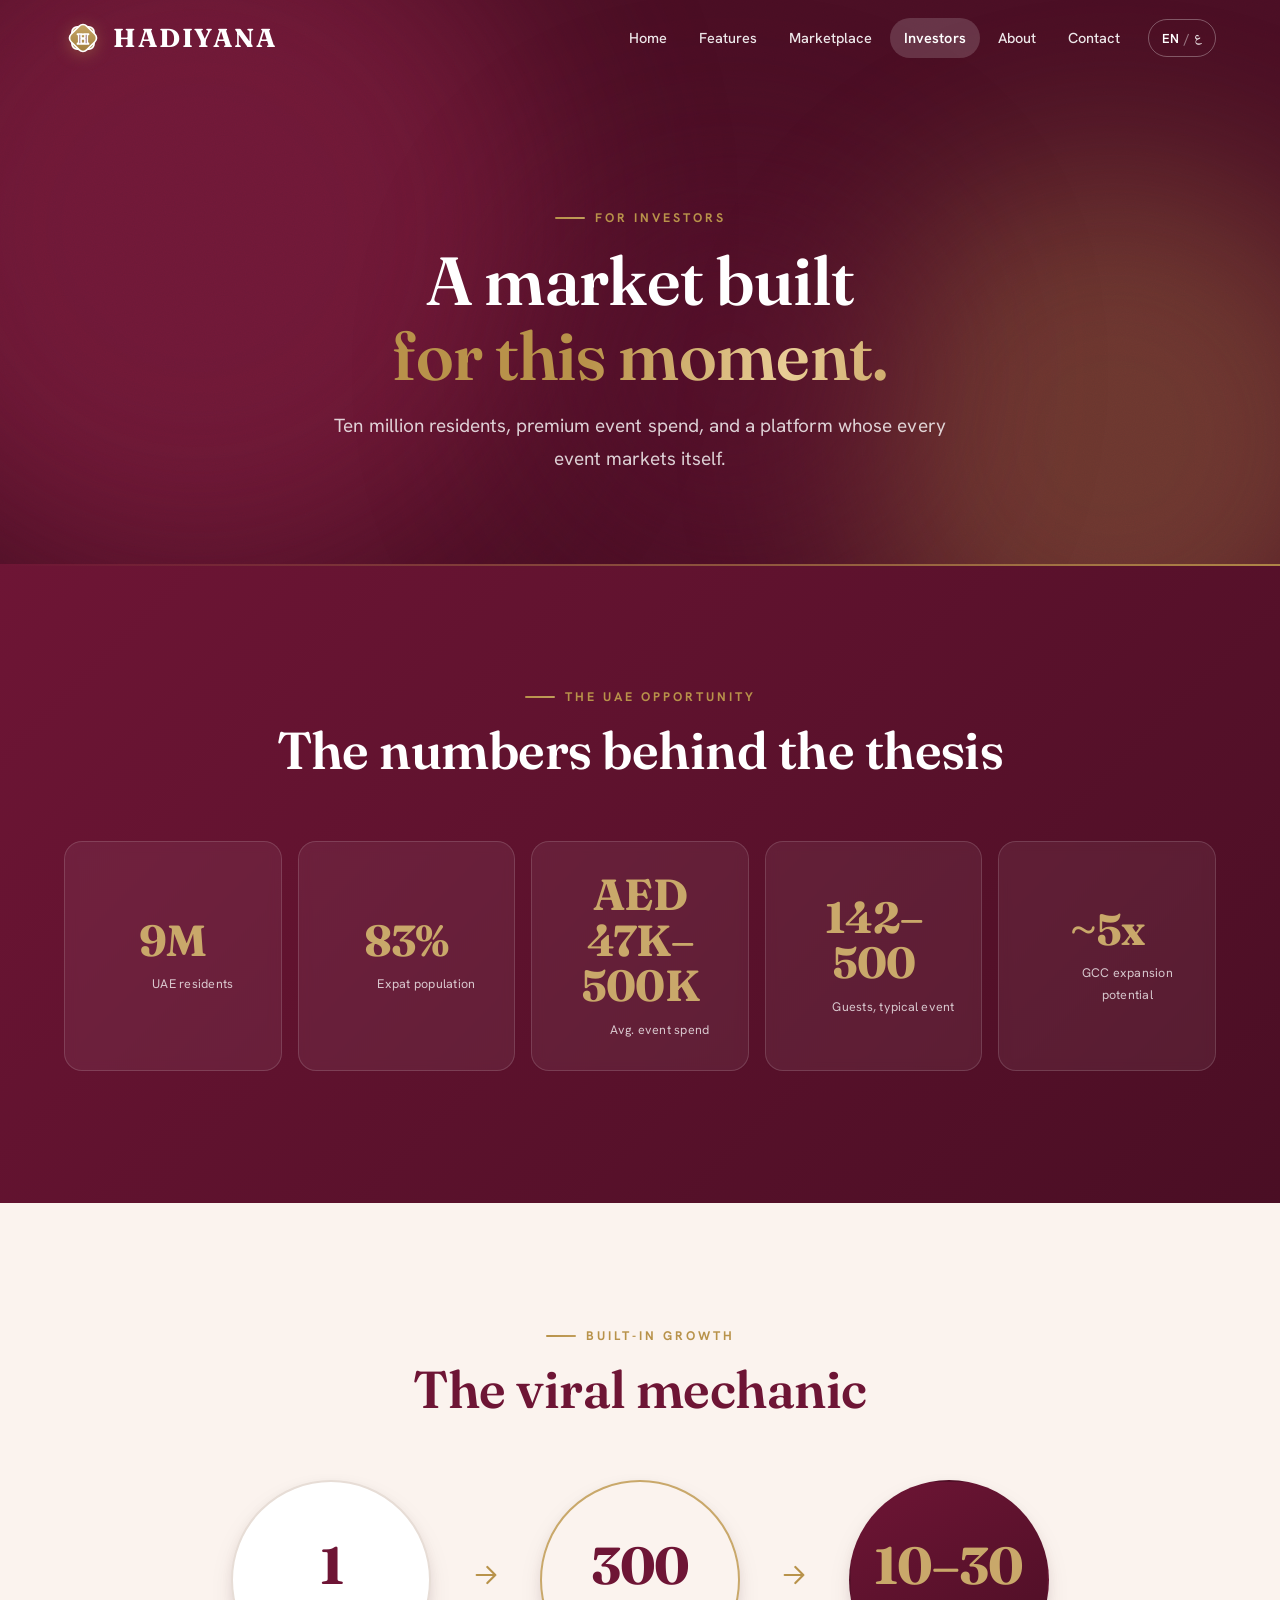
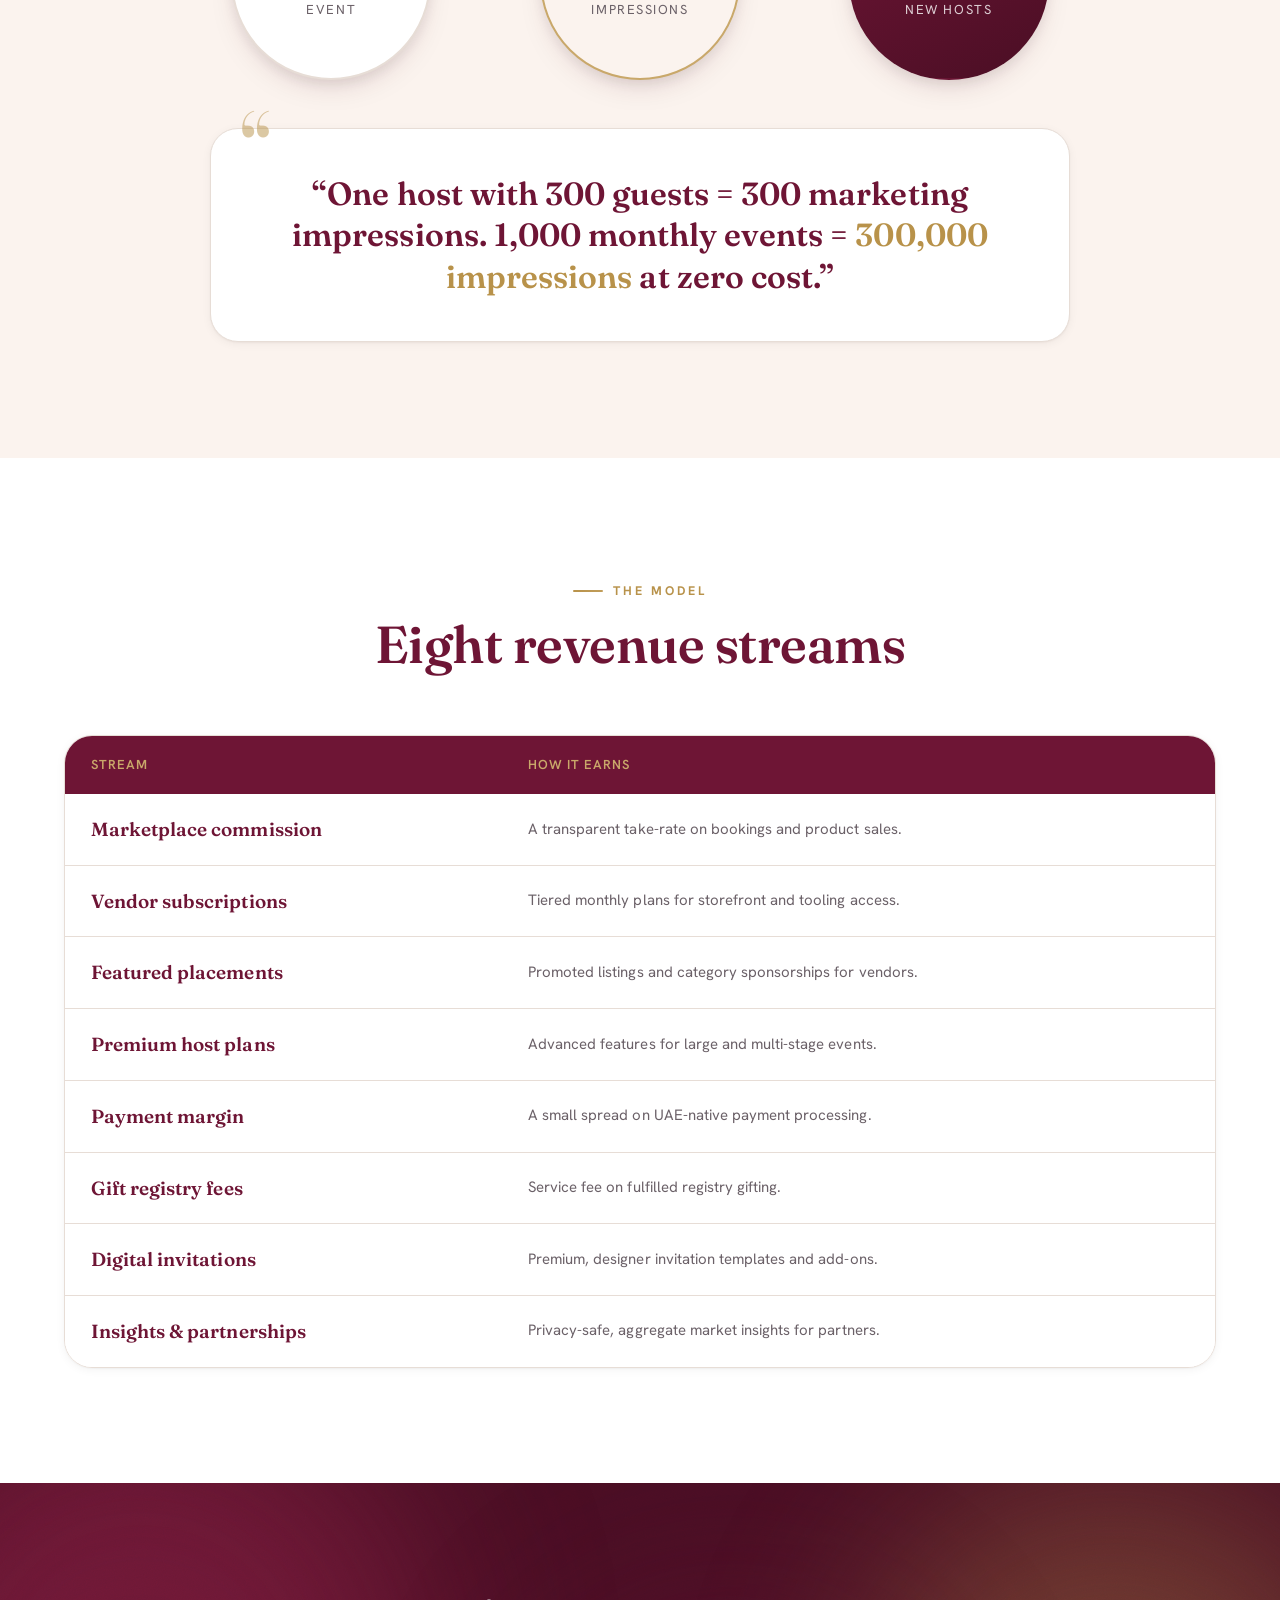
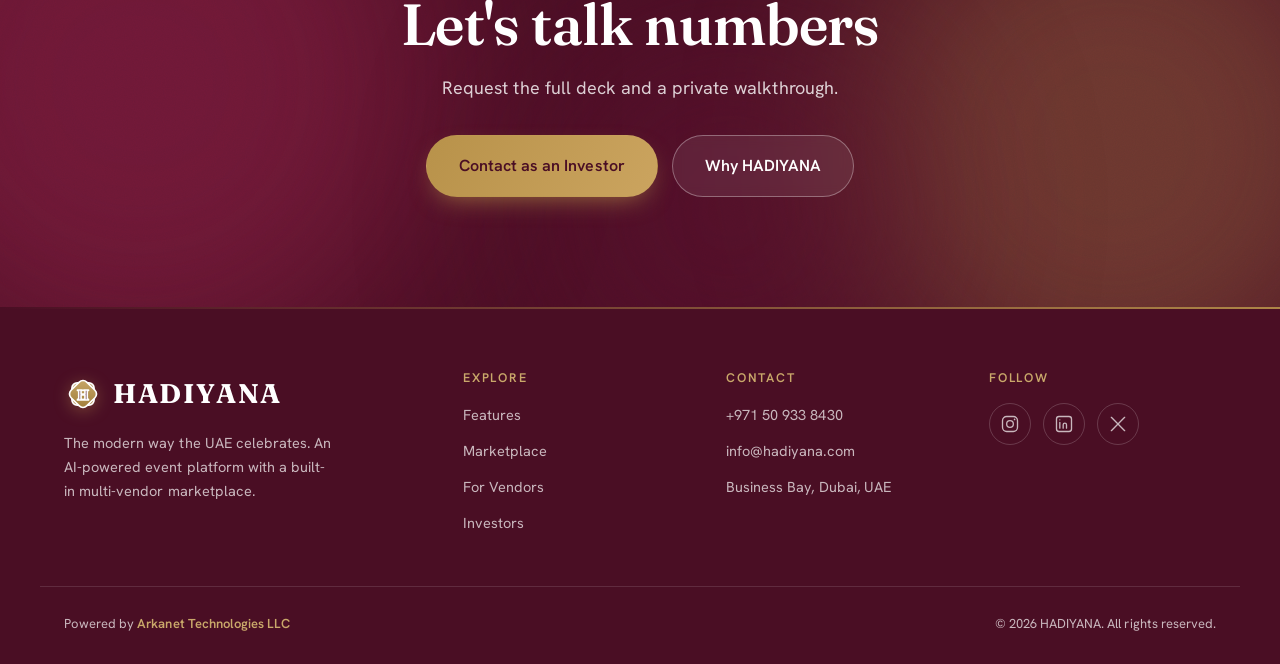
<file: investors.html>
<!DOCTYPE html>
<html lang="en" dir="ltr">
<head>
  <meta charset="UTF-8" />
  <meta name="viewport" content="width=device-width, initial-scale=1.0" />
  <title>Investors — HADIYANA | The UAE Opportunity &amp; Revenue Model</title>
  <meta name="description" content="The UAE market opportunity, HADIYANA's built-in viral growth mechanic, and eight revenue streams." />
  <meta name="theme-color" content="#4A0E24" />
  <meta property="og:type" content="website" />
  <meta property="og:title" content="Investors — HADIYANA" />
  <meta property="og:description" content="The UAE opportunity, the viral mechanic, and eight revenue streams." />
  <link rel="icon" href="data:image/svg+xml,%3Csvg xmlns='http://www.w3.org/2000/svg' viewBox='0 0 32 32'%3E%3Crect width='32' height='32' rx='7' fill='%236E1535'/%3E%3Ctext x='16' y='22' font-family='Georgia,serif' font-size='18' fill='%23B8924A' text-anchor='middle'%3EH%3C/text%3E%3C/svg%3E" />
  <link rel="preconnect" href="https://fonts.googleapis.com" />
  <link rel="preconnect" href="https://fonts.gstatic.com" crossorigin />
  <link href="https://fonts.googleapis.com/css2?family=Fraunces:opsz,wght@9..144,500;9..144,600;9..144,700&family=Hanken+Grotesk:wght@400;500;600;700&family=Noto+Naskh+Arabic:wght@400;600;700&display=swap" rel="stylesheet" />
  <link rel="stylesheet" href="css/styles.css" />
</head>
<body>
  <a class="skip-link" href="#main">Skip to content</a>
  <div class="progress-bar" id="progressBar" aria-hidden="true"></div>

  <header class="site-header" id="siteHeader">
    <div class="container nav-wrap">
      <a class="brand" href="index.html" aria-label="HADIYANA home">
        <svg class="brand__logo" viewBox="0 0 36 36" aria-hidden="true"><defs><linearGradient id="hbrand" x1="0" y1="0" x2="1" y2="1"><stop offset="0" stop-color="#C9A86A"/><stop offset="1" stop-color="#9E7C38"/></linearGradient></defs><g fill="url(#hbrand)"><rect x="7.5" y="7.5" width="21" height="21" rx="5"/><rect x="7.5" y="7.5" width="21" height="21" rx="5" transform="rotate(45 18 18)"/></g><text x="18" y="19" text-anchor="middle" dominant-baseline="central" font-family="Georgia, serif" font-weight="700" font-size="14" fill="#4A0E24">H</text></svg>
        <span class="brand__name">HADIYANA</span>
      </a>
      <nav class="nav" id="primaryNav" aria-label="Primary">
        <button class="nav__close" id="navClose" aria-label="Close menu">
          <svg viewBox="0 0 24 24" aria-hidden="true"><path d="M6 6l12 12M18 6L6 18"/></svg>
        </button>
        <a href="index.html" data-ar="الرئيسية">Home</a>
        <a href="features.html" data-ar="المميزات">Features</a>
        <a href="marketplace.html" data-ar="السوق">Marketplace</a>
        <a href="investors.html" class="is-current" data-ar="للمستثمرين">Investors</a>
        <a href="about.html" data-ar="من نحن">About</a>
        <a href="contact.html" data-ar="تواصل معنا">Contact</a>
        <div class="nav__actions">
          <button class="lang-toggle" id="langToggle" aria-label="Switch language" aria-pressed="false">
            <span class="lang-toggle__opt is-active" data-lang="en">EN</span>
            <span class="lang-toggle__sep">/</span>
            <span class="lang-toggle__opt" data-lang="ar">ع</span>
          </button>
        </div>
      </nav>
      <button class="hamburger" id="hamburger" aria-label="Open menu" aria-expanded="false" aria-controls="primaryNav">
        <span></span><span></span><span></span>
      </button>
    </div>
  </header>
  <div class="nav-scrim" id="navScrim" hidden></div>

  <main id="main">
    <!-- ============ PAGE HERO ============ -->
    <section class="page-hero">
      <div class="aurora" aria-hidden="true"><span></span><span></span><span></span></div>
      <div class="grain" aria-hidden="true"></div>
      <div class="container stagger">
        <p class="eyebrow">For investors</p>
        <h1 class="page-hero__title">A market built<br><span class="grad-text">for this moment.</span></h1>
        <p class="page-hero__sub">Ten million residents, premium event spend, and a platform whose every event markets itself.</p>
      </div>
    </section>

    <!-- ============ OPPORTUNITY STATS ============ -->
    <section class="stats-band section" aria-labelledby="opportunity-title">
      <div class="container">
        <div class="section-head section-head--center" data-reveal>
          <p class="eyebrow">The UAE opportunity</p>
          <h2 class="section-title section-title--light" id="opportunity-title">The numbers behind the thesis</h2>
        </div>
        <dl class="stats" data-reveal-group>
          <div class="stat"><dt class="stat__num"><span data-countup data-target="10" data-suffix="M">0</span></dt><dd class="stat__label">UAE residents</dd></div>
          <div class="stat"><dt class="stat__num"><span data-countup data-target="88" data-suffix="%">0</span></dt><dd class="stat__label">Expat population</dd></div>
          <div class="stat"><dt class="stat__num">AED <span data-countup data-target="50" data-suffix="K">0</span>–500K</dt><dd class="stat__label">Avg. event spend</dd></div>
          <div class="stat"><dt class="stat__num"><span data-countup data-target="150" data-suffix="">0</span>–500</dt><dd class="stat__label">Guests, typical event</dd></div>
          <div class="stat"><dt class="stat__num">~<span data-countup data-target="5" data-suffix="x">0</span></dt><dd class="stat__label">GCC expansion potential</dd></div>
        </dl>
      </div>
    </section>

    <!-- ============ VIRAL GROWTH ============ -->
    <section class="section section--cream" aria-labelledby="growth-title">
      <div class="container">
        <div class="section-head section-head--center" data-reveal>
          <p class="eyebrow">Built-in growth</p>
          <h2 class="section-title" id="growth-title">The viral mechanic</h2>
        </div>
        <div class="flow" data-reveal-group>
          <div class="flow__node"><span class="flow__big">1</span><span class="flow__cap">Event</span></div>
          <div class="flow__link" aria-hidden="true"><svg viewBox="0 0 24 24"><path d="M5 12h14M13 6l6 6-6 6"/></svg></div>
          <div class="flow__node flow__node--gold"><span class="flow__big">300</span><span class="flow__cap">Impressions</span></div>
          <div class="flow__link" aria-hidden="true"><svg viewBox="0 0 24 24"><path d="M5 12h14M13 6l6 6-6 6"/></svg></div>
          <div class="flow__node flow__node--brand"><span class="flow__big">10–30</span><span class="flow__cap">New hosts</span></div>
        </div>
        <blockquote class="pullquote" data-reveal>
          <p>“One host with 300 guests = 300 marketing impressions. 1,000 monthly events = <em>300,000 impressions</em> at zero cost.”</p>
        </blockquote>
      </div>
    </section>

    <!-- ============ REVENUE ============ -->
    <section class="section" aria-labelledby="revenue-title">
      <div class="container">
        <div class="section-head" data-reveal>
          <p class="eyebrow">The model</p>
          <h2 class="section-title" id="revenue-title">Eight revenue streams</h2>
        </div>
        <div class="table-wrap" data-reveal>
          <table class="rev-table">
            <thead>
              <tr><th scope="col">Stream</th><th scope="col">How it earns</th></tr>
            </thead>
            <tbody>
              <tr><th scope="row">Marketplace commission</th><td>A transparent take-rate on bookings and product sales.</td></tr>
              <tr><th scope="row">Vendor subscriptions</th><td>Tiered monthly plans for storefront and tooling access.</td></tr>
              <tr><th scope="row">Featured placements</th><td>Promoted listings and category sponsorships for vendors.</td></tr>
              <tr><th scope="row">Premium host plans</th><td>Advanced features for large and multi-stage events.</td></tr>
              <tr><th scope="row">Payment margin</th><td>A small spread on UAE-native payment processing.</td></tr>
              <tr><th scope="row">Gift registry fees</th><td>Service fee on fulfilled registry gifting.</td></tr>
              <tr><th scope="row">Digital invitations</th><td>Premium, designer invitation templates and add-ons.</td></tr>
              <tr><th scope="row">Insights &amp; partnerships</th><td>Privacy-safe, aggregate market insights for partners.</td></tr>
            </tbody>
          </table>
        </div>
      </div>
    </section>

    <!-- ============ CTA ============ -->
    <section class="cta-band" aria-labelledby="cta-title">
      <div class="aurora" aria-hidden="true"><span></span><span></span><span></span></div>
      <div class="grain" aria-hidden="true"></div>
      <div class="container" data-reveal>
        <h2 class="cta-band__title" id="cta-title">Let's talk numbers</h2>
        <p class="cta-band__sub">Request the full deck and a private walkthrough.</p>
        <div class="cta-band__actions">
          <a class="btn btn--gold btn--lg" href="contact.html">Contact as an Investor</a>
          <a class="btn btn--ghost-light btn--lg" href="about.html">Why HADIYANA</a>
        </div>
      </div>
    </section>
  </main>

  <footer class="site-footer">
    <div class="container footer-grid">
      <div class="footer-brand">
        <a class="brand" href="index.html" aria-label="HADIYANA home">
          <svg class="brand__logo" viewBox="0 0 36 36" aria-hidden="true"><defs><linearGradient id="hbrandf" x1="0" y1="0" x2="1" y2="1"><stop offset="0" stop-color="#C9A86A"/><stop offset="1" stop-color="#9E7C38"/></linearGradient></defs><g fill="url(#hbrandf)"><rect x="7.5" y="7.5" width="21" height="21" rx="5"/><rect x="7.5" y="7.5" width="21" height="21" rx="5" transform="rotate(45 18 18)"/></g><text x="18" y="19" text-anchor="middle" dominant-baseline="central" font-family="Georgia, serif" font-weight="700" font-size="14" fill="#4A0E24">H</text></svg>
          <span class="brand__name brand__name--footer">HADIYANA</span>
        </a>
        <p>The modern way the UAE celebrates. An AI-powered event platform with a built-in multi-vendor marketplace.</p>
      </div>
      <nav class="footer-col" aria-label="Explore">
        <h4>Explore</h4>
        <a href="features.html">Features</a>
        <a href="marketplace.html">Marketplace</a>
        <a href="marketplace.html#vendors">For Vendors</a>
        <a href="investors.html">Investors</a>
      </nav>
      <div class="footer-col">
        <h4>Contact</h4>
        <a href="tel:+971509338430">+971 50 933 8430</a>
        <a href="mailto:info@hadiyana.com">info@hadiyana.com</a>
        <span>Business Bay, Dubai, UAE</span>
      </div>
      <div class="footer-col">
        <h4>Follow</h4>
        <div class="socials" aria-label="Social media">
          <a href="#" aria-label="Instagram"><svg viewBox="0 0 24 24"><rect x="3" y="3" width="18" height="18" rx="5"/><circle cx="12" cy="12" r="4"/><circle cx="17.5" cy="6.5" r="1" fill="currentColor" stroke="none"/></svg></a>
          <a href="#" aria-label="LinkedIn"><svg viewBox="0 0 24 24"><rect x="3" y="3" width="18" height="18" rx="3"/><path d="M7 10v7M7 7v.01M11 17v-4a2 2 0 014 0v4"/></svg></a>
          <a href="#" aria-label="X"><svg viewBox="0 0 24 24"><path d="M4 4l16 16M20 4L4 20"/></svg></a>
        </div>
      </div>
    </div>
    <div class="container footer-bar">
      <p>Powered by <strong>Arkanet Technologies LLC</strong></p>
      <p>&copy; <span id="year">2026</span> HADIYANA. All rights reserved.</p>
    </div>
  </footer>

  <script src="js/main.js" defer></script>
</body>
</html>
</file>
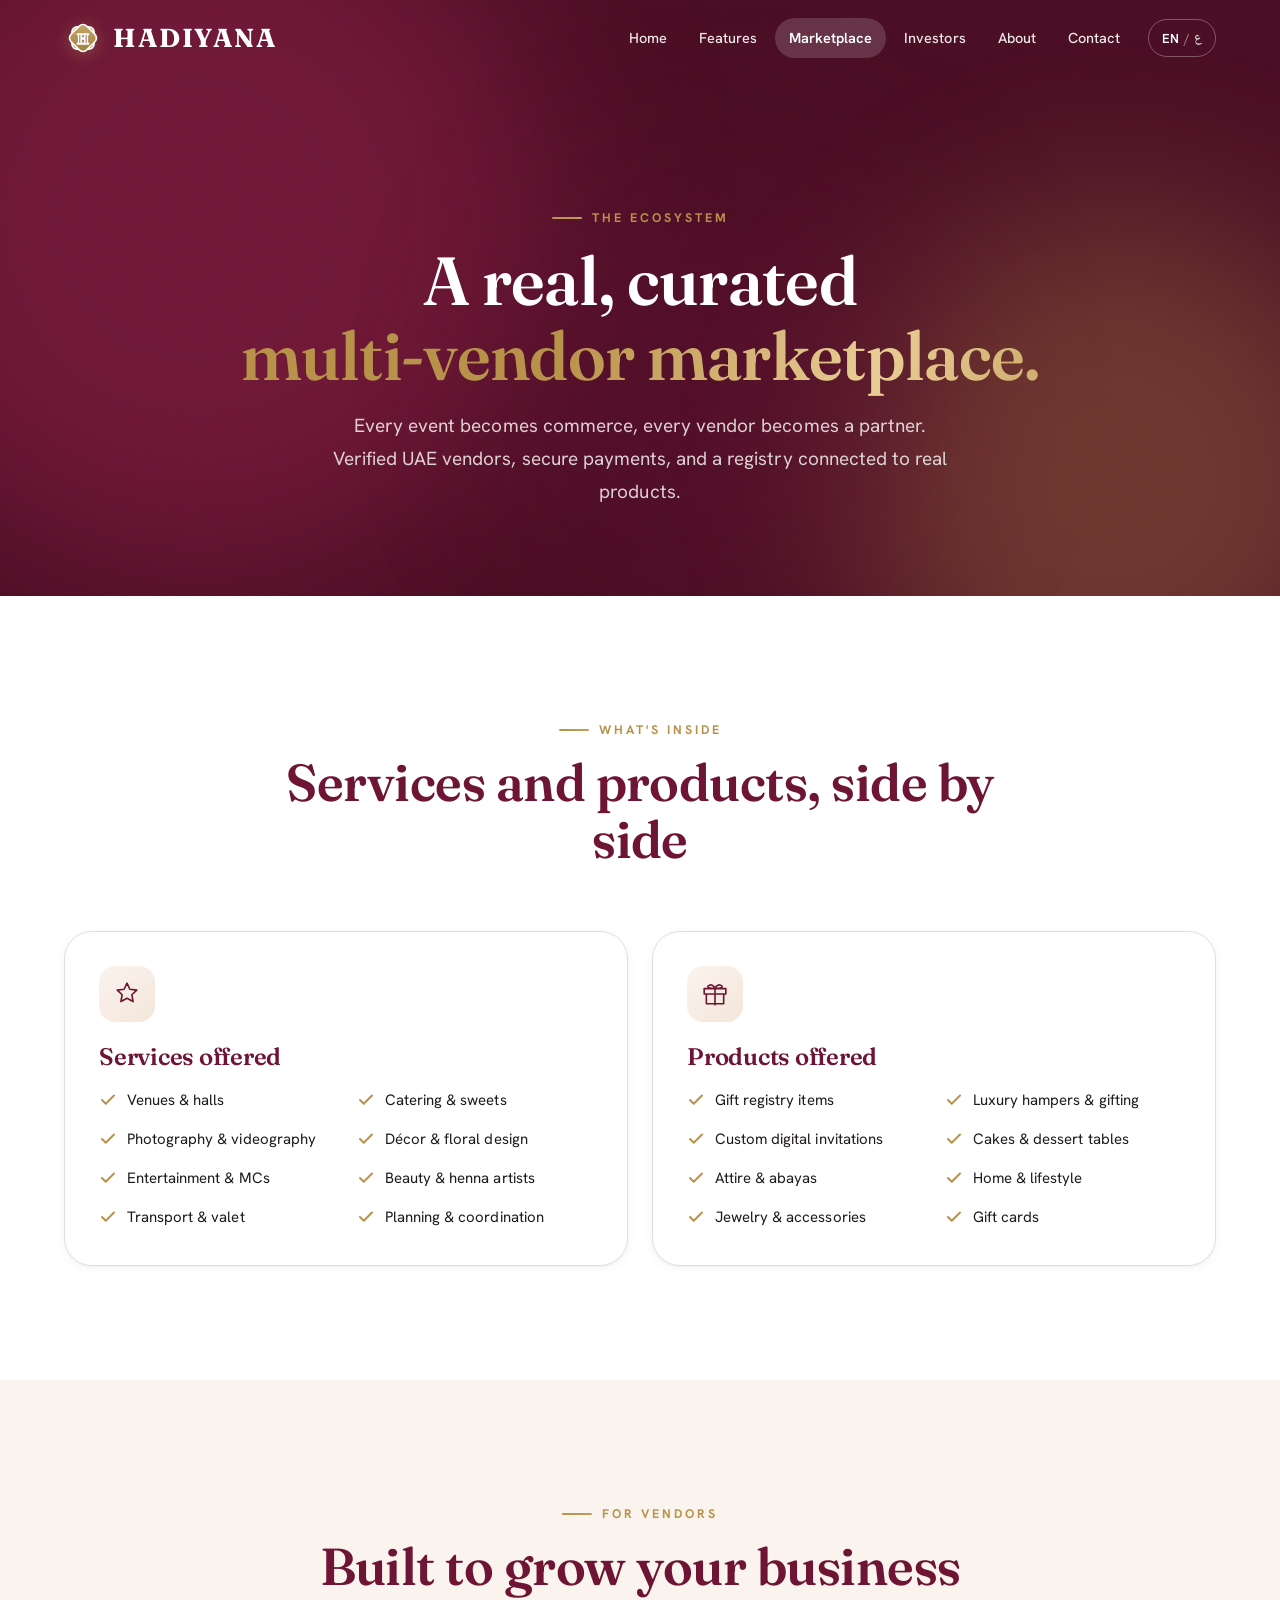
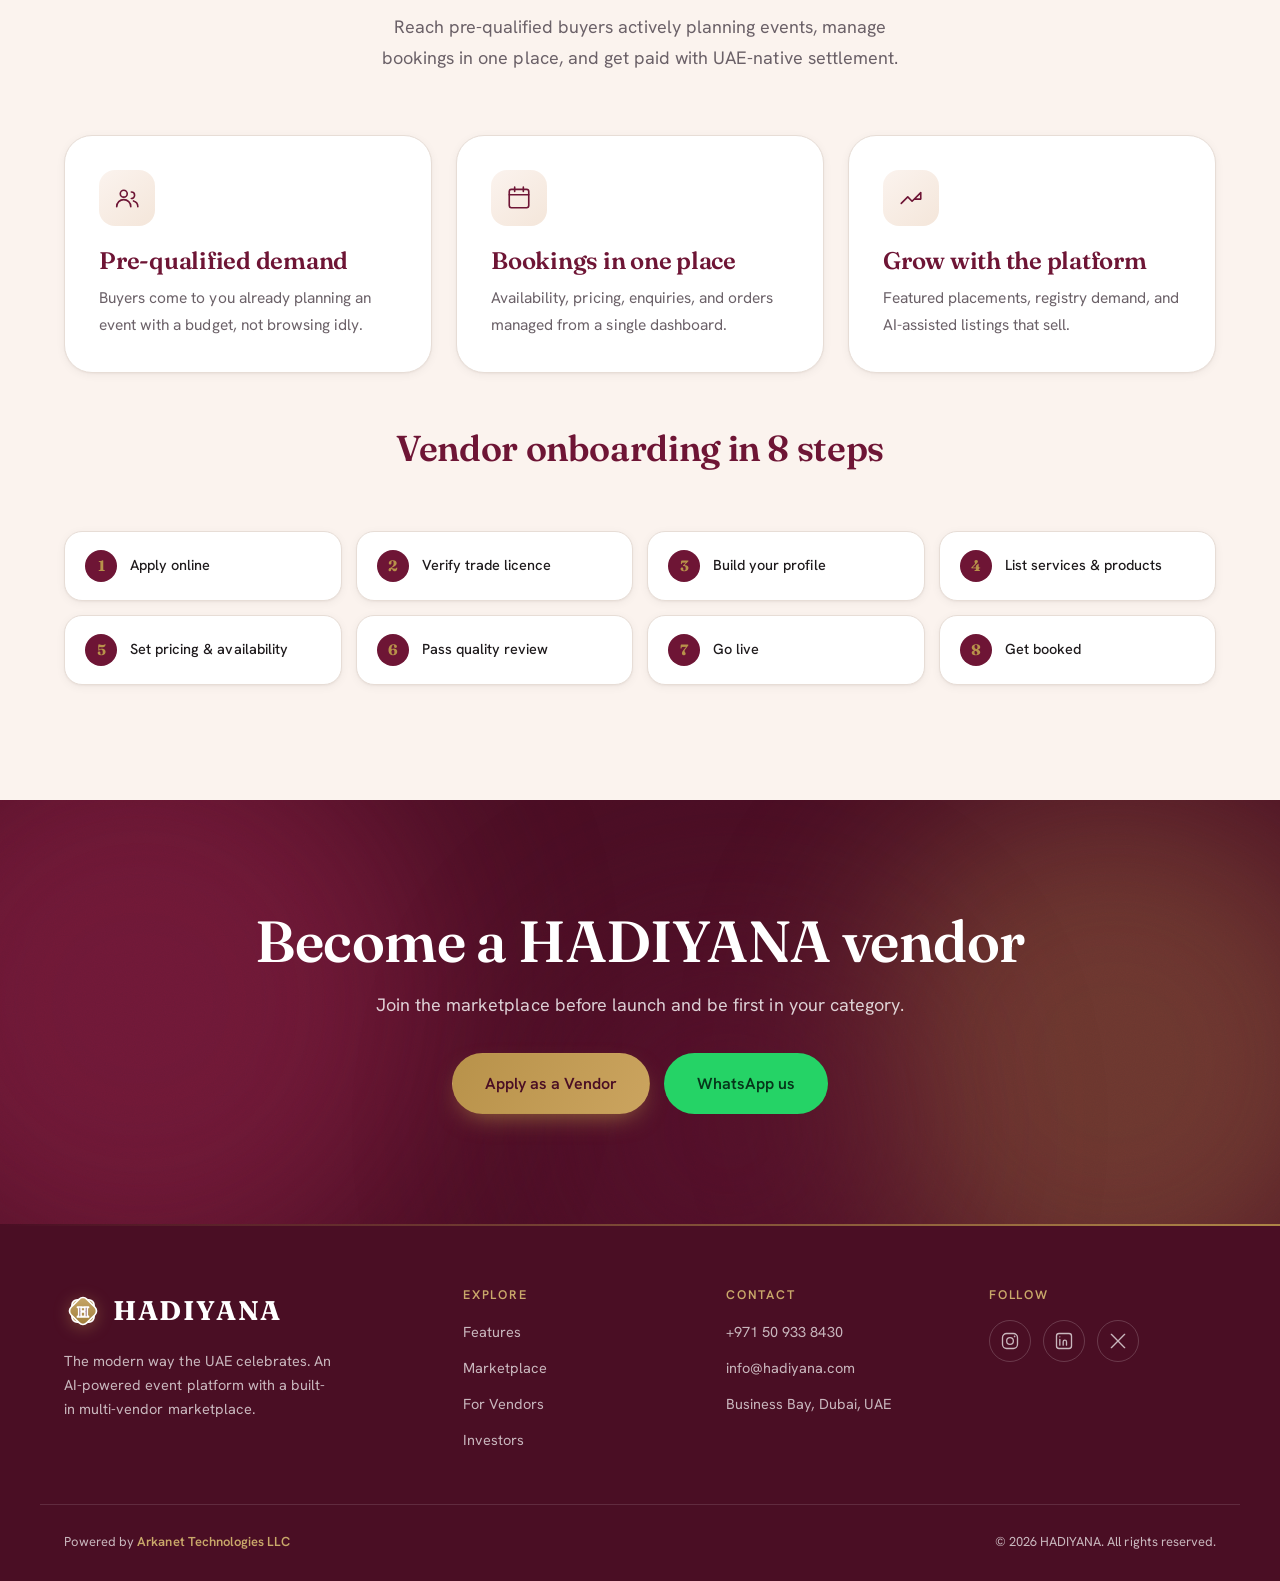
<file: marketplace.html>
<!DOCTYPE html>
<html lang="en" dir="ltr">
<head>
  <meta charset="UTF-8" />
  <meta name="viewport" content="width=device-width, initial-scale=1.0" />
  <title>Marketplace — HADIYANA | Multi-Vendor Marketplace &amp; Vendor Onboarding</title>
  <meta name="description" content="A real multi-vendor marketplace for UAE events — services, products, and an 8-step vendor onboarding journey." />
  <meta name="theme-color" content="#4A0E24" />
  <meta property="og:type" content="website" />
  <meta property="og:title" content="Marketplace — HADIYANA" />
  <meta property="og:description" content="A real multi-vendor marketplace for UAE events, with verified vendors and secure payments." />
  <link rel="icon" href="data:image/svg+xml,%3Csvg xmlns='http://www.w3.org/2000/svg' viewBox='0 0 32 32'%3E%3Crect width='32' height='32' rx='7' fill='%236E1535'/%3E%3Ctext x='16' y='22' font-family='Georgia,serif' font-size='18' fill='%23B8924A' text-anchor='middle'%3EH%3C/text%3E%3C/svg%3E" />
  <link rel="preconnect" href="https://fonts.googleapis.com" />
  <link rel="preconnect" href="https://fonts.gstatic.com" crossorigin />
  <link href="https://fonts.googleapis.com/css2?family=Fraunces:opsz,wght@9..144,500;9..144,600;9..144,700&family=Hanken+Grotesk:wght@400;500;600;700&family=Noto+Naskh+Arabic:wght@400;600;700&display=swap" rel="stylesheet" />
  <link rel="stylesheet" href="css/styles.css" />
</head>
<body>
  <a class="skip-link" href="#main">Skip to content</a>
  <div class="progress-bar" id="progressBar" aria-hidden="true"></div>

  <header class="site-header" id="siteHeader">
    <div class="container nav-wrap">
      <a class="brand" href="index.html" aria-label="HADIYANA home">
        <svg class="brand__logo" viewBox="0 0 36 36" aria-hidden="true"><defs><linearGradient id="hbrand" x1="0" y1="0" x2="1" y2="1"><stop offset="0" stop-color="#C9A86A"/><stop offset="1" stop-color="#9E7C38"/></linearGradient></defs><g fill="url(#hbrand)"><rect x="7.5" y="7.5" width="21" height="21" rx="5"/><rect x="7.5" y="7.5" width="21" height="21" rx="5" transform="rotate(45 18 18)"/></g><text x="18" y="19" text-anchor="middle" dominant-baseline="central" font-family="Georgia, serif" font-weight="700" font-size="14" fill="#4A0E24">H</text></svg>
        <span class="brand__name">HADIYANA</span>
      </a>
      <nav class="nav" id="primaryNav" aria-label="Primary">
        <button class="nav__close" id="navClose" aria-label="Close menu">
          <svg viewBox="0 0 24 24" aria-hidden="true"><path d="M6 6l12 12M18 6L6 18"/></svg>
        </button>
        <a href="index.html" data-ar="الرئيسية">Home</a>
        <a href="features.html" data-ar="المميزات">Features</a>
        <a href="marketplace.html" class="is-current" data-ar="السوق">Marketplace</a>
        <a href="investors.html" data-ar="للمستثمرين">Investors</a>
        <a href="about.html" data-ar="من نحن">About</a>
        <a href="contact.html" data-ar="تواصل معنا">Contact</a>
        <div class="nav__actions">
          <button class="lang-toggle" id="langToggle" aria-label="Switch language" aria-pressed="false">
            <span class="lang-toggle__opt is-active" data-lang="en">EN</span>
            <span class="lang-toggle__sep">/</span>
            <span class="lang-toggle__opt" data-lang="ar">ع</span>
          </button>
        </div>
      </nav>
      <button class="hamburger" id="hamburger" aria-label="Open menu" aria-expanded="false" aria-controls="primaryNav">
        <span></span><span></span><span></span>
      </button>
    </div>
  </header>
  <div class="nav-scrim" id="navScrim" hidden></div>

  <main id="main">
    <!-- ============ PAGE HERO ============ -->
    <section class="page-hero">
      <div class="aurora" aria-hidden="true"><span></span><span></span><span></span></div>
      <div class="grain" aria-hidden="true"></div>
      <div class="container stagger">
        <p class="eyebrow">The ecosystem</p>
        <h1 class="page-hero__title">A real, curated<br><span class="grad-text">multi-vendor marketplace.</span></h1>
        <p class="page-hero__sub">Every event becomes commerce, every vendor becomes a partner. Verified UAE vendors, secure payments, and a registry connected to real products.</p>
      </div>
    </section>

    <!-- ============ SERVICES / PRODUCTS ============ -->
    <section class="section" aria-labelledby="offer-title">
      <div class="container">
        <div class="section-head" data-reveal>
          <p class="eyebrow">What's inside</p>
          <h2 class="section-title" id="offer-title">Services and products, side by side</h2>
        </div>
        <div class="cards-2" data-reveal-group>
          <article class="card" data-tilt>
            <div class="card__icon"><svg viewBox="0 0 24 24"><path d="M12 2l2.6 5.6L21 8.4l-4.5 4.3 1.1 6.3L12 16l-5.6 3 1.1-6.3L3 8.4l6.4-.8z"/></svg></div>
            <h3>Services offered</h3>
            <ul class="check-list" style="margin-top:18px;">
              <li>Venues &amp; halls</li>
              <li>Catering &amp; sweets</li>
              <li>Photography &amp; videography</li>
              <li>Décor &amp; floral design</li>
              <li>Entertainment &amp; MCs</li>
              <li>Beauty &amp; henna artists</li>
              <li>Transport &amp; valet</li>
              <li>Planning &amp; coordination</li>
            </ul>
          </article>
          <article class="card" data-tilt>
            <div class="card__icon"><svg viewBox="0 0 24 24"><path d="M20 12v9H4v-9M2 7h20v5H2zM12 22V7M12 7S10 2 6.5 4 8 7 12 7zM12 7s2-5 5.5-3S16 7 12 7z"/></svg></div>
            <h3>Products offered</h3>
            <ul class="check-list" style="margin-top:18px;">
              <li>Gift registry items</li>
              <li>Luxury hampers &amp; gifting</li>
              <li>Custom digital invitations</li>
              <li>Cakes &amp; dessert tables</li>
              <li>Attire &amp; abayas</li>
              <li>Home &amp; lifestyle</li>
              <li>Jewelry &amp; accessories</li>
              <li>Gift cards</li>
            </ul>
          </article>
        </div>
      </div>
    </section>

    <!-- ============ FOR VENDORS ============ -->
    <section class="section section--cream" id="vendors" aria-labelledby="vendors-title">
      <div class="container">
        <div class="section-head section-head--center" data-reveal>
          <p class="eyebrow">For vendors</p>
          <h2 class="section-title" id="vendors-title">Built to grow your business</h2>
          <p class="section-sub">Reach pre-qualified buyers actively planning events, manage bookings in one place, and get paid with UAE-native settlement.</p>
        </div>
        <div class="cards-3" data-reveal-group>
          <article class="card">
            <div class="card__icon"><svg viewBox="0 0 24 24"><circle cx="9" cy="8" r="3.2"/><path d="M2.5 20a6.5 6.5 0 0113 0M16 6.5a3 3 0 010 6M22 20a5.5 5.5 0 00-4-5.3"/></svg></div>
            <h3>Pre-qualified demand</h3>
            <p>Buyers come to you already planning an event with a budget, not browsing idly.</p>
          </article>
          <article class="card">
            <div class="card__icon"><svg viewBox="0 0 24 24"><rect x="3" y="4" width="18" height="17" rx="2"/><path d="M3 9h18M8 2v4M16 2v4"/></svg></div>
            <h3>Bookings in one place</h3>
            <p>Availability, pricing, enquiries, and orders managed from a single dashboard.</p>
          </article>
          <article class="card">
            <div class="card__icon"><svg viewBox="0 0 24 24"><path d="M3 17l6-6 4 4 8-8M21 7v6h-6"/></svg></div>
            <h3>Grow with the platform</h3>
            <p>Featured placements, registry demand, and AI-assisted listings that sell.</p>
          </article>
        </div>

        <div style="margin-top:56px;" data-reveal>
          <div class="section-head section-head--center">
            <h2 class="section-title" style="font-size:clamp(24px,3vw,36px);">Vendor onboarding in 8 steps</h2>
          </div>
          <ol class="stepper" data-reveal-group>
            <li><span class="stepper__n">1</span>Apply online</li>
            <li><span class="stepper__n">2</span>Verify trade licence</li>
            <li><span class="stepper__n">3</span>Build your profile</li>
            <li><span class="stepper__n">4</span>List services &amp; products</li>
            <li><span class="stepper__n">5</span>Set pricing &amp; availability</li>
            <li><span class="stepper__n">6</span>Pass quality review</li>
            <li><span class="stepper__n">7</span>Go live</li>
            <li><span class="stepper__n">8</span>Get booked</li>
          </ol>
        </div>
      </div>
    </section>

    <!-- ============ CTA ============ -->
    <section class="cta-band" aria-labelledby="cta-title">
      <div class="aurora" aria-hidden="true"><span></span><span></span><span></span></div>
      <div class="grain" aria-hidden="true"></div>
      <div class="container" data-reveal>
        <h2 class="cta-band__title" id="cta-title">Become a HADIYANA vendor</h2>
        <p class="cta-band__sub">Join the marketplace before launch and be first in your category.</p>
        <div class="cta-band__actions">
          <a class="btn btn--gold btn--lg" href="contact.html">Apply as a Vendor</a>
          <a class="btn btn--whatsapp btn--lg" href="https://wa.me/971509338430" target="_blank" rel="noopener">WhatsApp us</a>
        </div>
      </div>
    </section>
  </main>

  <footer class="site-footer">
    <div class="container footer-grid">
      <div class="footer-brand">
        <a class="brand" href="index.html" aria-label="HADIYANA home">
          <svg class="brand__logo" viewBox="0 0 36 36" aria-hidden="true"><defs><linearGradient id="hbrandf" x1="0" y1="0" x2="1" y2="1"><stop offset="0" stop-color="#C9A86A"/><stop offset="1" stop-color="#9E7C38"/></linearGradient></defs><g fill="url(#hbrandf)"><rect x="7.5" y="7.5" width="21" height="21" rx="5"/><rect x="7.5" y="7.5" width="21" height="21" rx="5" transform="rotate(45 18 18)"/></g><text x="18" y="19" text-anchor="middle" dominant-baseline="central" font-family="Georgia, serif" font-weight="700" font-size="14" fill="#4A0E24">H</text></svg>
          <span class="brand__name brand__name--footer">HADIYANA</span>
        </a>
        <p>The modern way the UAE celebrates. An AI-powered event platform with a built-in multi-vendor marketplace.</p>
      </div>
      <nav class="footer-col" aria-label="Explore">
        <h4>Explore</h4>
        <a href="features.html">Features</a>
        <a href="marketplace.html">Marketplace</a>
        <a href="marketplace.html#vendors">For Vendors</a>
        <a href="investors.html">Investors</a>
      </nav>
      <div class="footer-col">
        <h4>Contact</h4>
        <a href="tel:+971509338430">+971 50 933 8430</a>
        <a href="mailto:info@hadiyana.com">info@hadiyana.com</a>
        <span>Business Bay, Dubai, UAE</span>
      </div>
      <div class="footer-col">
        <h4>Follow</h4>
        <div class="socials" aria-label="Social media">
          <a href="#" aria-label="Instagram"><svg viewBox="0 0 24 24"><rect x="3" y="3" width="18" height="18" rx="5"/><circle cx="12" cy="12" r="4"/><circle cx="17.5" cy="6.5" r="1" fill="currentColor" stroke="none"/></svg></a>
          <a href="#" aria-label="LinkedIn"><svg viewBox="0 0 24 24"><rect x="3" y="3" width="18" height="18" rx="3"/><path d="M7 10v7M7 7v.01M11 17v-4a2 2 0 014 0v4"/></svg></a>
          <a href="#" aria-label="X"><svg viewBox="0 0 24 24"><path d="M4 4l16 16M20 4L4 20"/></svg></a>
        </div>
      </div>
    </div>
    <div class="container footer-bar">
      <p>Powered by <strong>Arkanet Technologies LLC</strong></p>
      <p>&copy; <span id="year">2026</span> HADIYANA. All rights reserved.</p>
    </div>
  </footer>

  <script src="js/main.js" defer></script>
</body>
</html>
</file>
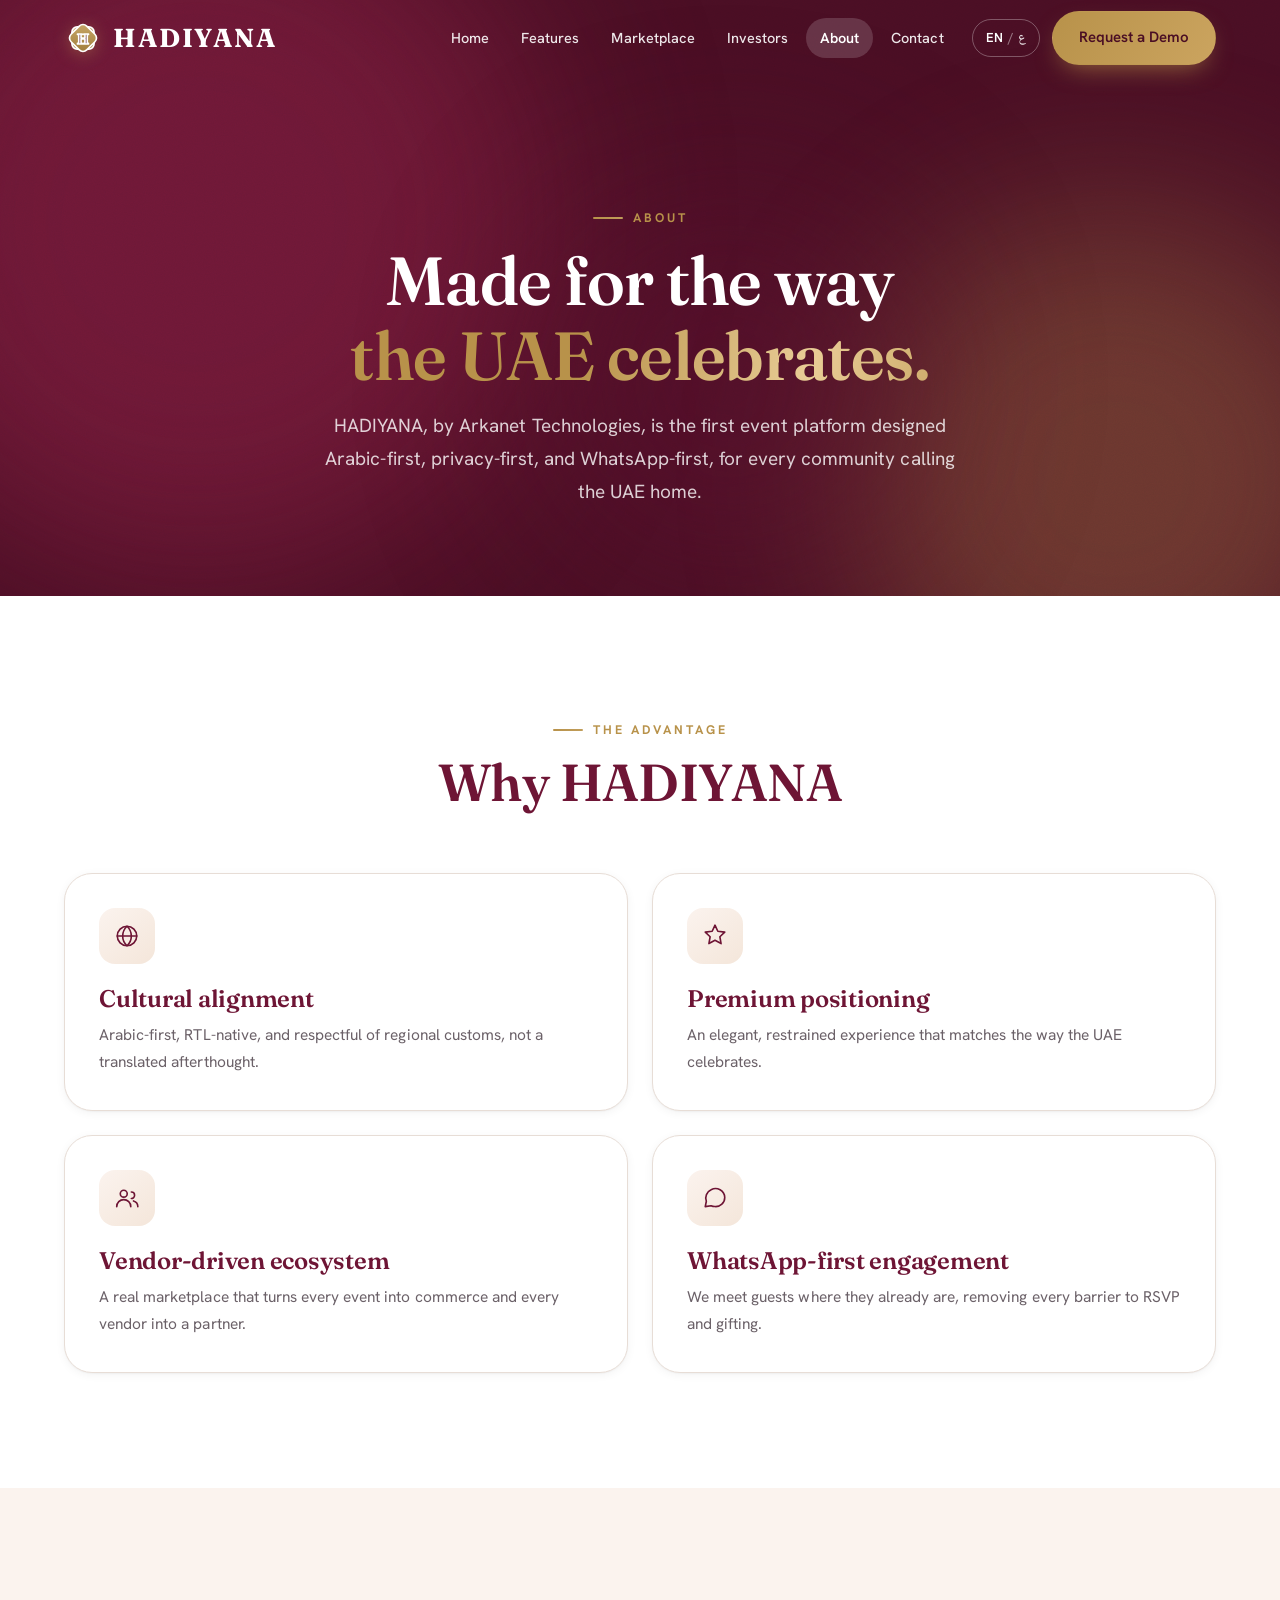
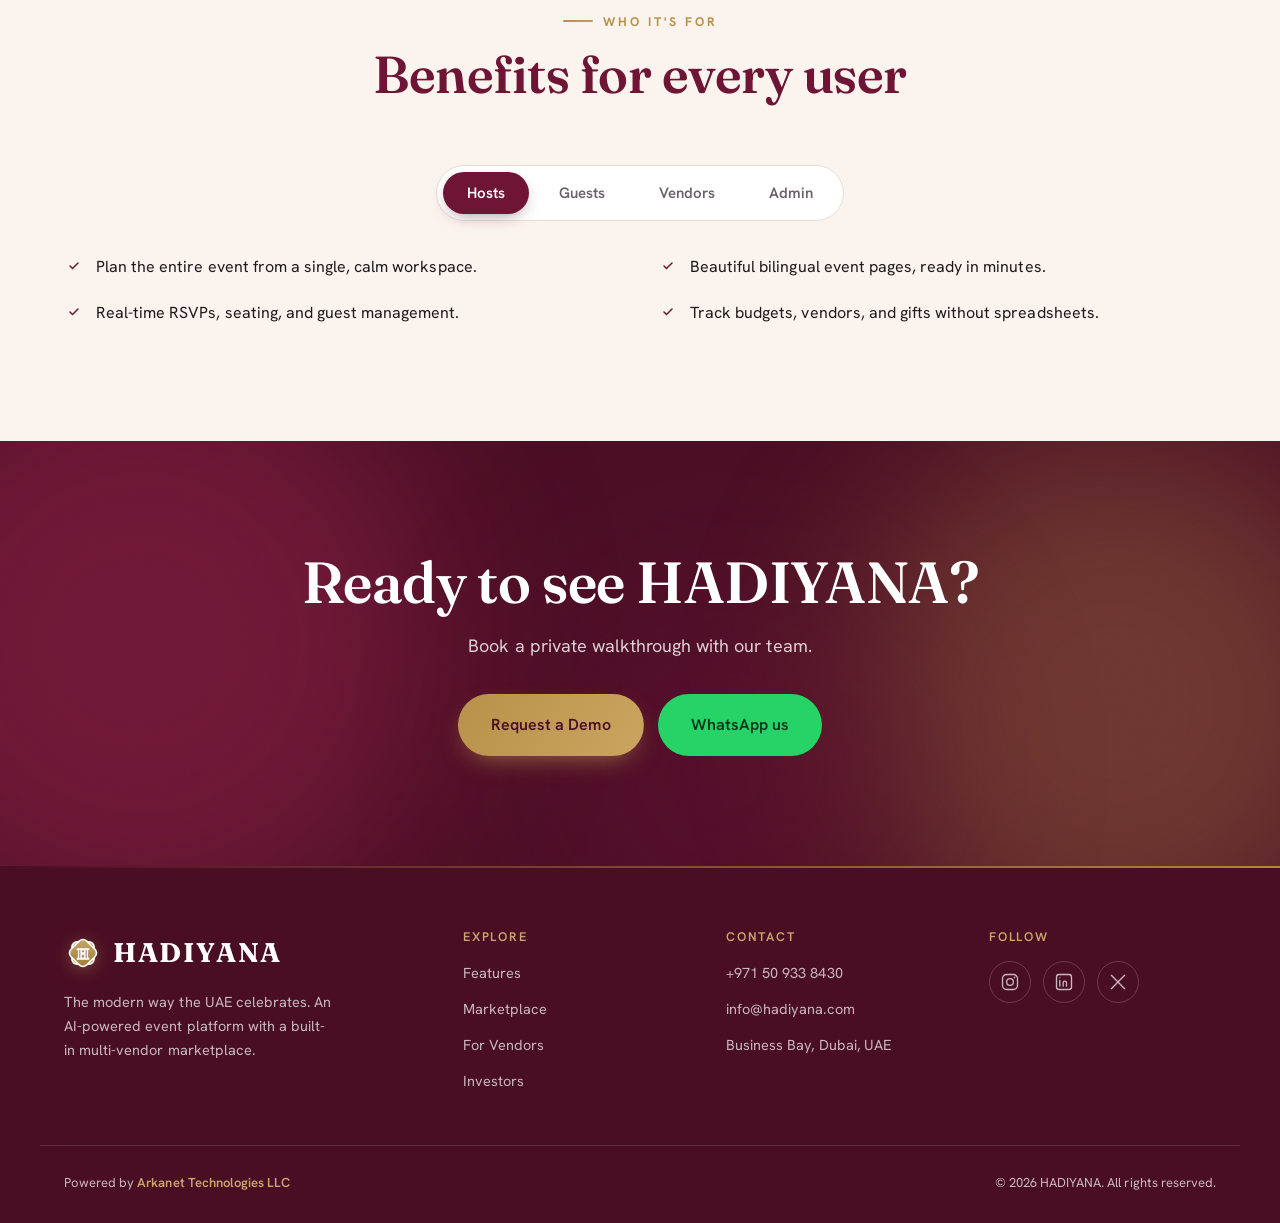
<file: hadiyana-site/about.html>
<!DOCTYPE html>
<html lang="en" dir="ltr">
<head>
  <meta charset="UTF-8" />
  <meta name="viewport" content="width=device-width, initial-scale=1.0" />
  <title>About — HADIYANA | Why HADIYANA &amp; Who It's For</title>
  <meta name="description" content="Why HADIYANA exists, our competitive advantage, and the benefits for hosts, guests, vendors, and admins." />
  <meta name="theme-color" content="#4A0E24" />
  <meta property="og:type" content="website" />
  <meta property="og:title" content="About — HADIYANA" />
  <meta property="og:description" content="Culturally aligned, premium, vendor-driven, and WhatsApp-first." />
  <link rel="icon" href="data:image/svg+xml,%3Csvg xmlns='http://www.w3.org/2000/svg' viewBox='0 0 32 32'%3E%3Crect width='32' height='32' rx='7' fill='%236E1535'/%3E%3Ctext x='16' y='22' font-family='Georgia,serif' font-size='18' fill='%23B8924A' text-anchor='middle'%3EH%3C/text%3E%3C/svg%3E" />
  <link rel="preconnect" href="https://fonts.googleapis.com" />
  <link rel="preconnect" href="https://fonts.gstatic.com" crossorigin />
  <link href="https://fonts.googleapis.com/css2?family=Fraunces:opsz,wght@9..144,500;9..144,600;9..144,700&family=Hanken+Grotesk:wght@400;500;600;700&family=Noto+Naskh+Arabic:wght@400;600;700&display=swap" rel="stylesheet" />
  <link rel="stylesheet" href="css/styles.css" />
</head>
<body>
  <a class="skip-link" href="#main">Skip to content</a>
  <div class="progress-bar" id="progressBar" aria-hidden="true"></div>

  <header class="site-header" id="siteHeader">
    <div class="container nav-wrap">
      <a class="brand" href="index.html" aria-label="HADIYANA home">
        <svg class="brand__logo" viewBox="0 0 36 36" aria-hidden="true"><defs><linearGradient id="hbrand" x1="0" y1="0" x2="1" y2="1"><stop offset="0" stop-color="#C9A86A"/><stop offset="1" stop-color="#9E7C38"/></linearGradient></defs><g fill="url(#hbrand)"><rect x="7.5" y="7.5" width="21" height="21" rx="5"/><rect x="7.5" y="7.5" width="21" height="21" rx="5" transform="rotate(45 18 18)"/></g><text x="18" y="19" text-anchor="middle" dominant-baseline="central" font-family="Georgia, serif" font-weight="700" font-size="14" fill="#4A0E24">H</text></svg>
        <span class="brand__name">HADIYANA</span>
      </a>
      <nav class="nav" id="primaryNav" aria-label="Primary">
        <button class="nav__close" id="navClose" aria-label="Close menu">
          <svg viewBox="0 0 24 24" aria-hidden="true"><path d="M6 6l12 12M18 6L6 18"/></svg>
        </button>
        <a href="index.html" data-ar="الرئيسية">Home</a>
        <a href="features.html" data-ar="المميزات">Features</a>
        <a href="marketplace.html" data-ar="السوق">Marketplace</a>
        <a href="investors.html" data-ar="للمستثمرين">Investors</a>
        <a href="about.html" class="is-current" data-ar="من نحن">About</a>
        <a href="contact.html" data-ar="تواصل معنا">Contact</a>
        <div class="nav__actions">
          <button class="lang-toggle" id="langToggle" aria-label="Switch language" aria-pressed="false">
            <span class="lang-toggle__opt is-active" data-lang="en">EN</span>
            <span class="lang-toggle__sep">/</span>
            <span class="lang-toggle__opt" data-lang="ar">ع</span>
          </button>
          <a class="btn btn--gold" href="contact.html" data-ar="اطلب عرضاً">Request a Demo</a>
        </div>
      </nav>
      <button class="hamburger" id="hamburger" aria-label="Open menu" aria-expanded="false" aria-controls="primaryNav">
        <span></span><span></span><span></span>
      </button>
    </div>
  </header>
  <div class="nav-scrim" id="navScrim" hidden></div>

  <main id="main">
    <!-- ============ PAGE HERO ============ -->
    <section class="page-hero">
      <div class="aurora" aria-hidden="true"><span></span><span></span><span></span></div>
      <div class="grain" aria-hidden="true"></div>
      <div class="container stagger">
        <p class="eyebrow">About</p>
        <h1 class="page-hero__title">Made for the way<br><span class="grad-text">the UAE celebrates.</span></h1>
        <p class="page-hero__sub">HADIYANA, by Arkanet Technologies, is the first event platform designed Arabic-first, privacy-first, and WhatsApp-first, for every community calling the UAE home.</p>
      </div>
    </section>

    <!-- ============ WHY HADIYANA ============ -->
    <section class="section" aria-labelledby="why-title">
      <div class="container">
        <div class="section-head" data-reveal>
          <p class="eyebrow">The advantage</p>
          <h2 class="section-title" id="why-title">Why HADIYANA</h2>
        </div>
        <div class="cards-2" data-reveal-group>
          <article class="card" data-tilt>
            <div class="card__icon"><svg viewBox="0 0 24 24"><circle cx="12" cy="12" r="9"/><path d="M3 12h18M12 3c2.8 2.6 4 5.7 4 9s-1.2 6.4-4 9c-2.8-2.6-4-5.7-4-9s1.2-6.4 4-9z"/></svg></div>
            <h3>Cultural alignment</h3>
            <p>Arabic-first, RTL-native, and respectful of regional customs, not a translated afterthought.</p>
          </article>
          <article class="card" data-tilt>
            <div class="card__icon"><svg viewBox="0 0 24 24"><path d="M12 2l2.6 5.6L21 8.4l-4.5 4.3 1.1 6.3L12 16l-5.6 3 1.1-6.3L3 8.4l6.4-.8z"/></svg></div>
            <h3>Premium positioning</h3>
            <p>An elegant, restrained experience that matches the way the UAE celebrates.</p>
          </article>
          <article class="card" data-tilt>
            <div class="card__icon"><svg viewBox="0 0 24 24"><circle cx="9" cy="8" r="3.2"/><path d="M2.5 20a6.5 6.5 0 0113 0M16 6.5a3 3 0 010 6M22 20a5.5 5.5 0 00-4-5.3"/></svg></div>
            <h3>Vendor-driven ecosystem</h3>
            <p>A real marketplace that turns every event into commerce and every vendor into a partner.</p>
          </article>
          <article class="card" data-tilt>
            <div class="card__icon"><svg viewBox="0 0 24 24"><path d="M21 11.5a8.4 8.4 0 01-9 8.4 8.6 8.6 0 01-3.7-.8L3 20l1-5a8.4 8.4 0 014.4-10.6A8.5 8.5 0 0121 11.5z"/></svg></div>
            <h3>WhatsApp-first engagement</h3>
            <p>We meet guests where they already are, removing every barrier to RSVP and gifting.</p>
          </article>
        </div>
      </div>
    </section>

    <!-- ============ WHO IT'S FOR ============ -->
    <section class="section section--cream" aria-labelledby="audience-title">
      <div class="container">
        <div class="section-head section-head--center" data-reveal>
          <p class="eyebrow">Who it's for</p>
          <h2 class="section-title" id="audience-title">Benefits for every user</h2>
        </div>
        <div style="text-align:center;" data-reveal>
          <div class="tabs__list" role="tablist" aria-label="Audiences">
            <button class="tabs__tab is-active" role="tab" aria-selected="true" id="tab-hosts" aria-controls="panel-hosts">Hosts</button>
            <button class="tabs__tab" role="tab" aria-selected="false" id="tab-guests" aria-controls="panel-guests">Guests</button>
            <button class="tabs__tab" role="tab" aria-selected="false" id="tab-vendors" aria-controls="panel-vendors">Vendors</button>
            <button class="tabs__tab" role="tab" aria-selected="false" id="tab-admin" aria-controls="panel-admin">Admin</button>
          </div>
        </div>
        <div class="tabs__panel" role="tabpanel" id="panel-hosts" aria-labelledby="tab-hosts">
          <ul class="benefit-list">
            <li>Plan the entire event from a single, calm workspace.</li>
            <li>Beautiful bilingual event pages, ready in minutes.</li>
            <li>Real-time RSVPs, seating, and guest management.</li>
            <li>Track budgets, vendors, and gifts without spreadsheets.</li>
          </ul>
        </div>
        <div class="tabs__panel" role="tabpanel" id="panel-guests" aria-labelledby="tab-guests" hidden>
          <ul class="benefit-list">
            <li>RSVP in seconds, no app download required.</li>
            <li>Gift and pay securely from a curated registry.</li>
            <li>Everything arrives where you already are: WhatsApp.</li>
            <li>Fully bilingual, with Hijri and Gregorian dates.</li>
          </ul>
        </div>
        <div class="tabs__panel" role="tabpanel" id="panel-vendors" aria-labelledby="tab-vendors" hidden>
          <ul class="benefit-list">
            <li>Reach pre-qualified buyers actively planning events.</li>
            <li>Manage bookings, availability, and pricing in one place.</li>
            <li>Get paid securely with UAE-native settlement.</li>
            <li>Grow with featured placements and registry demand.</li>
          </ul>
        </div>
        <div class="tabs__panel" role="tabpanel" id="panel-admin" aria-labelledby="tab-admin" hidden>
          <ul class="benefit-list">
            <li>Full oversight across hosts, vendors, and orders.</li>
            <li>Vendor verification and quality control built in.</li>
            <li>Live analytics on growth, GMV, and engagement.</li>
            <li>Privacy and compliance designed for the region.</li>
          </ul>
        </div>
      </div>
    </section>

    <!-- ============ CTA ============ -->
    <section class="cta-band" aria-labelledby="cta-title">
      <div class="aurora" aria-hidden="true"><span></span><span></span><span></span></div>
      <div class="grain" aria-hidden="true"></div>
      <div class="container" data-reveal>
        <h2 class="cta-band__title" id="cta-title">Ready to see HADIYANA?</h2>
        <p class="cta-band__sub">Book a private walkthrough with our team.</p>
        <div class="cta-band__actions">
          <a class="btn btn--gold btn--lg" href="contact.html">Request a Demo</a>
          <a class="btn btn--whatsapp btn--lg" href="https://wa.me/971509338430" target="_blank" rel="noopener">WhatsApp us</a>
        </div>
      </div>
    </section>
  </main>

  <footer class="site-footer">
    <div class="container footer-grid">
      <div class="footer-brand">
        <a class="brand" href="index.html" aria-label="HADIYANA home">
          <svg class="brand__logo" viewBox="0 0 36 36" aria-hidden="true"><defs><linearGradient id="hbrandf" x1="0" y1="0" x2="1" y2="1"><stop offset="0" stop-color="#C9A86A"/><stop offset="1" stop-color="#9E7C38"/></linearGradient></defs><g fill="url(#hbrandf)"><rect x="7.5" y="7.5" width="21" height="21" rx="5"/><rect x="7.5" y="7.5" width="21" height="21" rx="5" transform="rotate(45 18 18)"/></g><text x="18" y="19" text-anchor="middle" dominant-baseline="central" font-family="Georgia, serif" font-weight="700" font-size="14" fill="#4A0E24">H</text></svg>
          <span class="brand__name brand__name--footer">HADIYANA</span>
        </a>
        <p>The modern way the UAE celebrates. An AI-powered event platform with a built-in multi-vendor marketplace.</p>
      </div>
      <nav class="footer-col" aria-label="Explore">
        <h4>Explore</h4>
        <a href="features.html">Features</a>
        <a href="marketplace.html">Marketplace</a>
        <a href="marketplace.html#vendors">For Vendors</a>
        <a href="investors.html">Investors</a>
      </nav>
      <div class="footer-col">
        <h4>Contact</h4>
        <a href="tel:+971509338430">+971 50 933 8430</a>
        <a href="mailto:info@hadiyana.com">info@hadiyana.com</a>
        <span>Business Bay, Dubai, UAE</span>
      </div>
      <div class="footer-col">
        <h4>Follow</h4>
        <div class="socials" aria-label="Social media">
          <a href="#" aria-label="Instagram"><svg viewBox="0 0 24 24"><rect x="3" y="3" width="18" height="18" rx="5"/><circle cx="12" cy="12" r="4"/><circle cx="17.5" cy="6.5" r="1" fill="currentColor" stroke="none"/></svg></a>
          <a href="#" aria-label="LinkedIn"><svg viewBox="0 0 24 24"><rect x="3" y="3" width="18" height="18" rx="3"/><path d="M7 10v7M7 7v.01M11 17v-4a2 2 0 014 0v4"/></svg></a>
          <a href="#" aria-label="X"><svg viewBox="0 0 24 24"><path d="M4 4l16 16M20 4L4 20"/></svg></a>
        </div>
      </div>
    </div>
    <div class="container footer-bar">
      <p>Powered by <strong>Arkanet Technologies LLC</strong></p>
      <p>&copy; <span id="year">2026</span> HADIYANA. All rights reserved.</p>
    </div>
  </footer>

  <script src="js/main.js" defer></script>
</body>
</html>
</file>
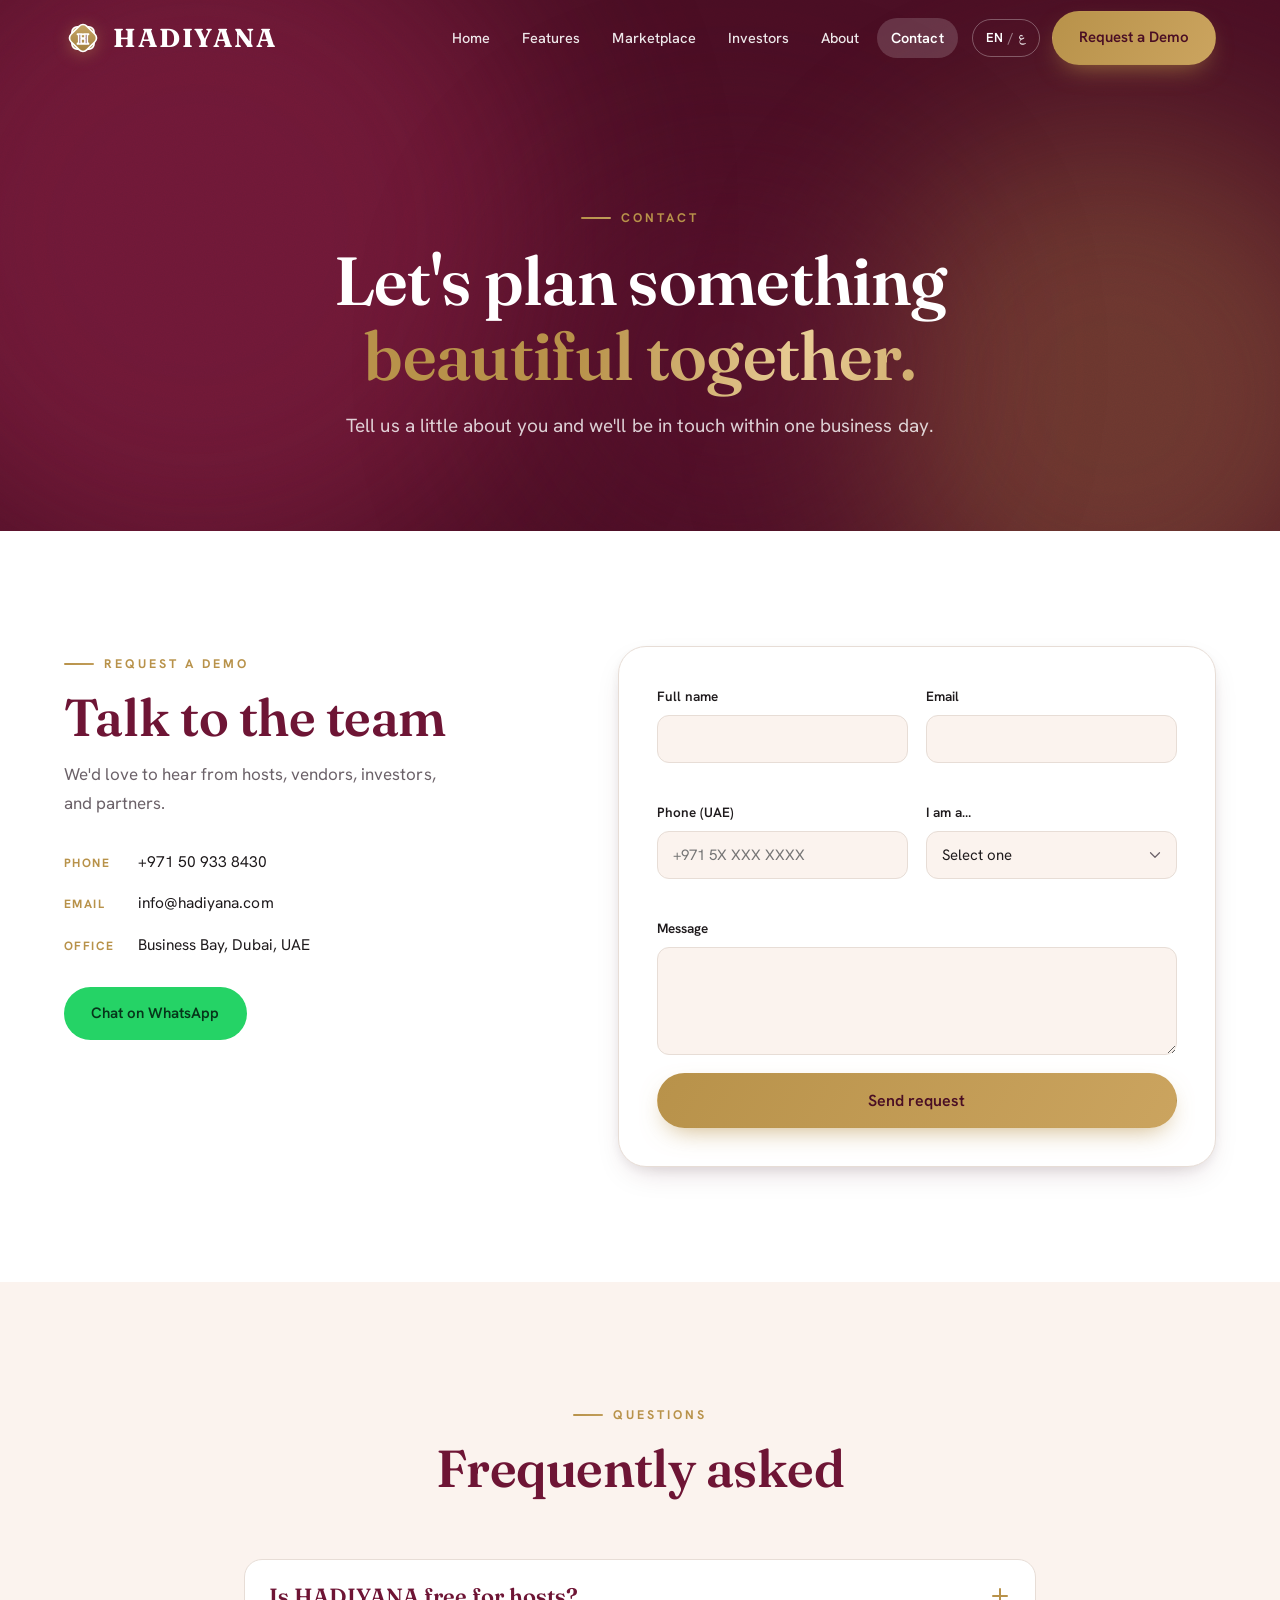
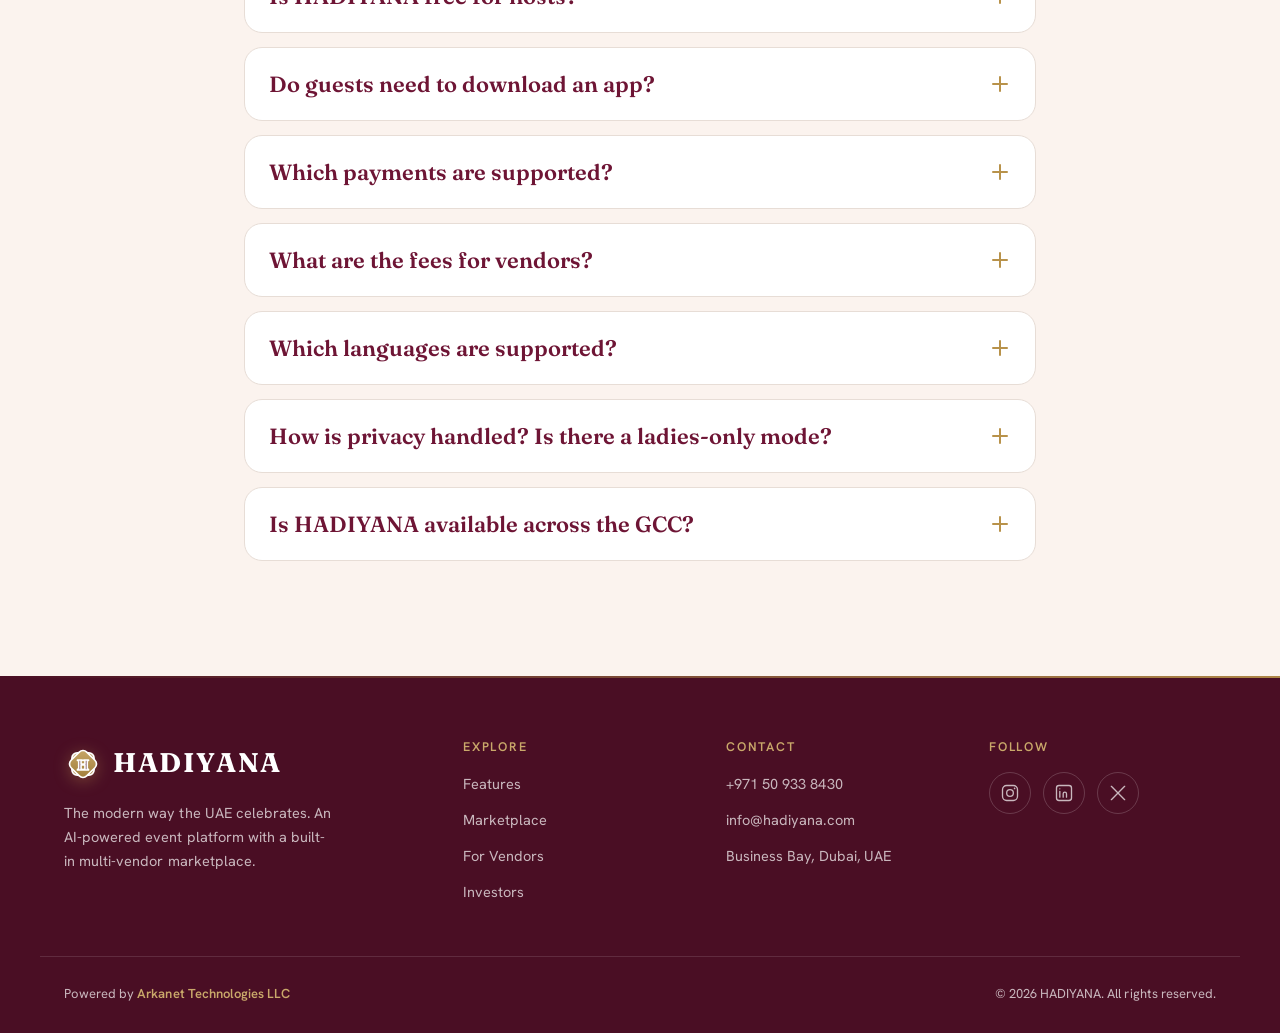
<file: hadiyana-site/contact.html>
<!DOCTYPE html>
<html lang="en" dir="ltr">
<head>
  <meta charset="UTF-8" />
  <meta name="viewport" content="width=device-width, initial-scale=1.0" />
  <title>Contact — HADIYANA | Request a Demo</title>
  <meta name="description" content="Request a HADIYANA demo. Talk to our team — Business Bay, Dubai, UAE. Plus answers to frequently asked questions." />
  <meta name="theme-color" content="#4A0E24" />
  <meta property="og:type" content="website" />
  <meta property="og:title" content="Contact — HADIYANA" />
  <meta property="og:description" content="Request a demo or talk to our team in Dubai." />
  <link rel="icon" href="data:image/svg+xml,%3Csvg xmlns='http://www.w3.org/2000/svg' viewBox='0 0 32 32'%3E%3Crect width='32' height='32' rx='7' fill='%236E1535'/%3E%3Ctext x='16' y='22' font-family='Georgia,serif' font-size='18' fill='%23B8924A' text-anchor='middle'%3EH%3C/text%3E%3C/svg%3E" />
  <link rel="preconnect" href="https://fonts.googleapis.com" />
  <link rel="preconnect" href="https://fonts.gstatic.com" crossorigin />
  <link href="https://fonts.googleapis.com/css2?family=Fraunces:opsz,wght@9..144,500;9..144,600;9..144,700&family=Hanken+Grotesk:wght@400;500;600;700&family=Noto+Naskh+Arabic:wght@400;600;700&display=swap" rel="stylesheet" />
  <link rel="stylesheet" href="css/styles.css" />
</head>
<body>
  <a class="skip-link" href="#main">Skip to content</a>
  <div class="progress-bar" id="progressBar" aria-hidden="true"></div>

  <header class="site-header" id="siteHeader">
    <div class="container nav-wrap">
      <a class="brand" href="index.html" aria-label="HADIYANA home">
        <svg class="brand__logo" viewBox="0 0 36 36" aria-hidden="true"><defs><linearGradient id="hbrand" x1="0" y1="0" x2="1" y2="1"><stop offset="0" stop-color="#C9A86A"/><stop offset="1" stop-color="#9E7C38"/></linearGradient></defs><g fill="url(#hbrand)"><rect x="7.5" y="7.5" width="21" height="21" rx="5"/><rect x="7.5" y="7.5" width="21" height="21" rx="5" transform="rotate(45 18 18)"/></g><text x="18" y="19" text-anchor="middle" dominant-baseline="central" font-family="Georgia, serif" font-weight="700" font-size="14" fill="#4A0E24">H</text></svg>
        <span class="brand__name">HADIYANA</span>
      </a>
      <nav class="nav" id="primaryNav" aria-label="Primary">
        <button class="nav__close" id="navClose" aria-label="Close menu">
          <svg viewBox="0 0 24 24" aria-hidden="true"><path d="M6 6l12 12M18 6L6 18"/></svg>
        </button>
        <a href="index.html" data-ar="الرئيسية">Home</a>
        <a href="features.html" data-ar="المميزات">Features</a>
        <a href="marketplace.html" data-ar="السوق">Marketplace</a>
        <a href="investors.html" data-ar="للمستثمرين">Investors</a>
        <a href="about.html" data-ar="من نحن">About</a>
        <a href="contact.html" class="is-current" data-ar="تواصل معنا">Contact</a>
        <div class="nav__actions">
          <button class="lang-toggle" id="langToggle" aria-label="Switch language" aria-pressed="false">
            <span class="lang-toggle__opt is-active" data-lang="en">EN</span>
            <span class="lang-toggle__sep">/</span>
            <span class="lang-toggle__opt" data-lang="ar">ع</span>
          </button>
          <a class="btn btn--gold" href="#leadForm" data-ar="اطلب عرضاً">Request a Demo</a>
        </div>
      </nav>
      <button class="hamburger" id="hamburger" aria-label="Open menu" aria-expanded="false" aria-controls="primaryNav">
        <span></span><span></span><span></span>
      </button>
    </div>
  </header>
  <div class="nav-scrim" id="navScrim" hidden></div>

  <main id="main">
    <!-- ============ PAGE HERO ============ -->
    <section class="page-hero">
      <div class="aurora" aria-hidden="true"><span></span><span></span><span></span></div>
      <div class="grain" aria-hidden="true"></div>
      <div class="container stagger">
        <p class="eyebrow">Contact</p>
        <h1 class="page-hero__title">Let's plan something<br><span class="grad-text">beautiful together.</span></h1>
        <p class="page-hero__sub">Tell us a little about you and we'll be in touch within one business day.</p>
      </div>
    </section>

    <!-- ============ LEAD FORM ============ -->
    <section class="section" aria-labelledby="contact-title">
      <div class="container contact-grid">
        <div data-reveal>
          <p class="eyebrow">Request a demo</p>
          <h2 class="section-title" id="contact-title">Talk to the team</h2>
          <p class="contact-lead">We'd love to hear from hosts, vendors, investors, and partners.</p>
          <ul class="contact-details">
            <li><span>Phone</span><a href="tel:+971509338430">+971 50 933 8430</a></li>
            <li><span>Email</span><a href="mailto:info@hadiyana.com">info@hadiyana.com</a></li>
            <li><span>Office</span>Business Bay, Dubai, UAE</li>
          </ul>
          <p style="margin-top:28px;">
            <a class="btn btn--whatsapp" href="https://wa.me/971509338430" target="_blank" rel="noopener">Chat on WhatsApp</a>
          </p>
        </div>

        <!-- FORM: client-side validation only.
             SWAP POINT: point action at your real endpoint and replace the JS stub handler in js/main.js. -->
        <form class="lead-form" id="leadForm" action="mailto:info@hadiyana.com" method="post" novalidate data-reveal>
          <div class="field">
            <label for="f-name">Full name</label>
            <input type="text" id="f-name" name="name" autocomplete="name" required />
            <span class="field__error" data-error-for="f-name"></span>
          </div>
          <div class="field">
            <label for="f-email">Email</label>
            <input type="email" id="f-email" name="email" autocomplete="email" required />
            <span class="field__error" data-error-for="f-email"></span>
          </div>
          <div class="field">
            <label for="f-phone">Phone (UAE)</label>
            <input type="tel" id="f-phone" name="phone" inputmode="tel" placeholder="+971 5X XXX XXXX" pattern="^\+?9715[0-9]{8}$|^05[0-9]{8}$" required />
            <span class="field__error" data-error-for="f-phone"></span>
          </div>
          <div class="field">
            <label for="f-role">I am a…</label>
            <div class="select-wrap">
              <select id="f-role" name="role" required>
                <option value="" selected disabled>Select one</option>
                <option>Host</option>
                <option>Vendor</option>
                <option>Investor</option>
                <option>Partner</option>
              </select>
              <svg viewBox="0 0 24 24" aria-hidden="true"><path d="M6 9l6 6 6-6"/></svg>
            </div>
            <span class="field__error" data-error-for="f-role"></span>
          </div>
          <div class="field field--full">
            <label for="f-msg">Message</label>
            <textarea id="f-msg" name="message" rows="4"></textarea>
          </div>
          <div class="field field--full">
            <button class="btn btn--gold btn--lg btn--block" type="submit">Send request</button>
          </div>
          <p class="form-success" id="formSuccess" hidden role="status">
            Thank you! Your request has been received. Our team will reach out within one business day.
          </p>
        </form>
      </div>
    </section>

    <!-- ============ FAQ ============ -->
    <section class="section section--cream" aria-labelledby="faq-title">
      <div class="container container--narrow">
        <div class="section-head section-head--center" data-reveal>
          <p class="eyebrow">Questions</p>
          <h2 class="section-title" id="faq-title">Frequently asked</h2>
        </div>
        <div class="accordion" data-reveal-group>
          <div class="acc-item">
            <h3><button class="acc__trigger" aria-expanded="false">Is HADIYANA free for hosts?<span class="acc__icon" aria-hidden="true"></span></button></h3>
            <div class="acc__panel" hidden><p>Yes. Hosts plan a complete event free for 30 days with every feature unlocked. Premium plans add tools for large and multi-stage events.</p></div>
          </div>
          <div class="acc-item">
            <h3><button class="acc__trigger" aria-expanded="false">Do guests need to download an app?<span class="acc__icon" aria-hidden="true"></span></button></h3>
            <div class="acc__panel" hidden><p>Never. Guests RSVP, gift, and pay straight from a link, most often shared over WhatsApp. No app, no account required.</p></div>
          </div>
          <div class="acc-item">
            <h3><button class="acc__trigger" aria-expanded="false">Which payments are supported?<span class="acc__icon" aria-hidden="true"></span></button></h3>
            <div class="acc__panel" hidden><p>HADIYANA uses UAE-native payment rails, supporting major local and international cards with secure, instant settlement for vendors.</p></div>
          </div>
          <div class="acc-item">
            <h3><button class="acc__trigger" aria-expanded="false">What are the fees for vendors?<span class="acc__icon" aria-hidden="true"></span></button></h3>
            <div class="acc__panel" hidden><p>Vendors join with a simple subscription and a transparent marketplace commission on bookings and sales. No hidden charges.</p></div>
          </div>
          <div class="acc-item">
            <h3><button class="acc__trigger" aria-expanded="false">Which languages are supported?<span class="acc__icon" aria-hidden="true"></span></button></h3>
            <div class="acc__panel" hidden><p>HADIYANA is fully bilingual in Arabic and English with complete right-to-left support across every screen and document.</p></div>
          </div>
          <div class="acc-item">
            <h3><button class="acc__trigger" aria-expanded="false">How is privacy handled? Is there a ladies-only mode?<span class="acc__icon" aria-hidden="true"></span></button></h3>
            <div class="acc__panel" hidden><p>Privacy is granular and on by default. Hosts control exactly who sees what, including a dedicated ladies-only mode for relevant events.</p></div>
          </div>
          <div class="acc-item">
            <h3><button class="acc__trigger" aria-expanded="false">Is HADIYANA available across the GCC?<span class="acc__icon" aria-hidden="true"></span></button></h3>
            <div class="acc__panel" hidden><p>We are launching UAE-first, with a structure designed to expand across the GCC. Register your interest and we'll keep you posted.</p></div>
          </div>
        </div>
      </div>
    </section>
  </main>

  <footer class="site-footer">
    <div class="container footer-grid">
      <div class="footer-brand">
        <a class="brand" href="index.html" aria-label="HADIYANA home">
          <svg class="brand__logo" viewBox="0 0 36 36" aria-hidden="true"><defs><linearGradient id="hbrandf" x1="0" y1="0" x2="1" y2="1"><stop offset="0" stop-color="#C9A86A"/><stop offset="1" stop-color="#9E7C38"/></linearGradient></defs><g fill="url(#hbrandf)"><rect x="7.5" y="7.5" width="21" height="21" rx="5"/><rect x="7.5" y="7.5" width="21" height="21" rx="5" transform="rotate(45 18 18)"/></g><text x="18" y="19" text-anchor="middle" dominant-baseline="central" font-family="Georgia, serif" font-weight="700" font-size="14" fill="#4A0E24">H</text></svg>
          <span class="brand__name brand__name--footer">HADIYANA</span>
        </a>
        <p>The modern way the UAE celebrates. An AI-powered event platform with a built-in multi-vendor marketplace.</p>
      </div>
      <nav class="footer-col" aria-label="Explore">
        <h4>Explore</h4>
        <a href="features.html">Features</a>
        <a href="marketplace.html">Marketplace</a>
        <a href="marketplace.html#vendors">For Vendors</a>
        <a href="investors.html">Investors</a>
      </nav>
      <div class="footer-col">
        <h4>Contact</h4>
        <a href="tel:+971509338430">+971 50 933 8430</a>
        <a href="mailto:info@hadiyana.com">info@hadiyana.com</a>
        <span>Business Bay, Dubai, UAE</span>
      </div>
      <div class="footer-col">
        <h4>Follow</h4>
        <div class="socials" aria-label="Social media">
          <a href="#" aria-label="Instagram"><svg viewBox="0 0 24 24"><rect x="3" y="3" width="18" height="18" rx="5"/><circle cx="12" cy="12" r="4"/><circle cx="17.5" cy="6.5" r="1" fill="currentColor" stroke="none"/></svg></a>
          <a href="#" aria-label="LinkedIn"><svg viewBox="0 0 24 24"><rect x="3" y="3" width="18" height="18" rx="3"/><path d="M7 10v7M7 7v.01M11 17v-4a2 2 0 014 0v4"/></svg></a>
          <a href="#" aria-label="X"><svg viewBox="0 0 24 24"><path d="M4 4l16 16M20 4L4 20"/></svg></a>
        </div>
      </div>
    </div>
    <div class="container footer-bar">
      <p>Powered by <strong>Arkanet Technologies LLC</strong></p>
      <p>&copy; <span id="year">2026</span> HADIYANA. All rights reserved.</p>
    </div>
  </footer>

  <script src="js/main.js" defer></script>
</body>
</html>
</file>
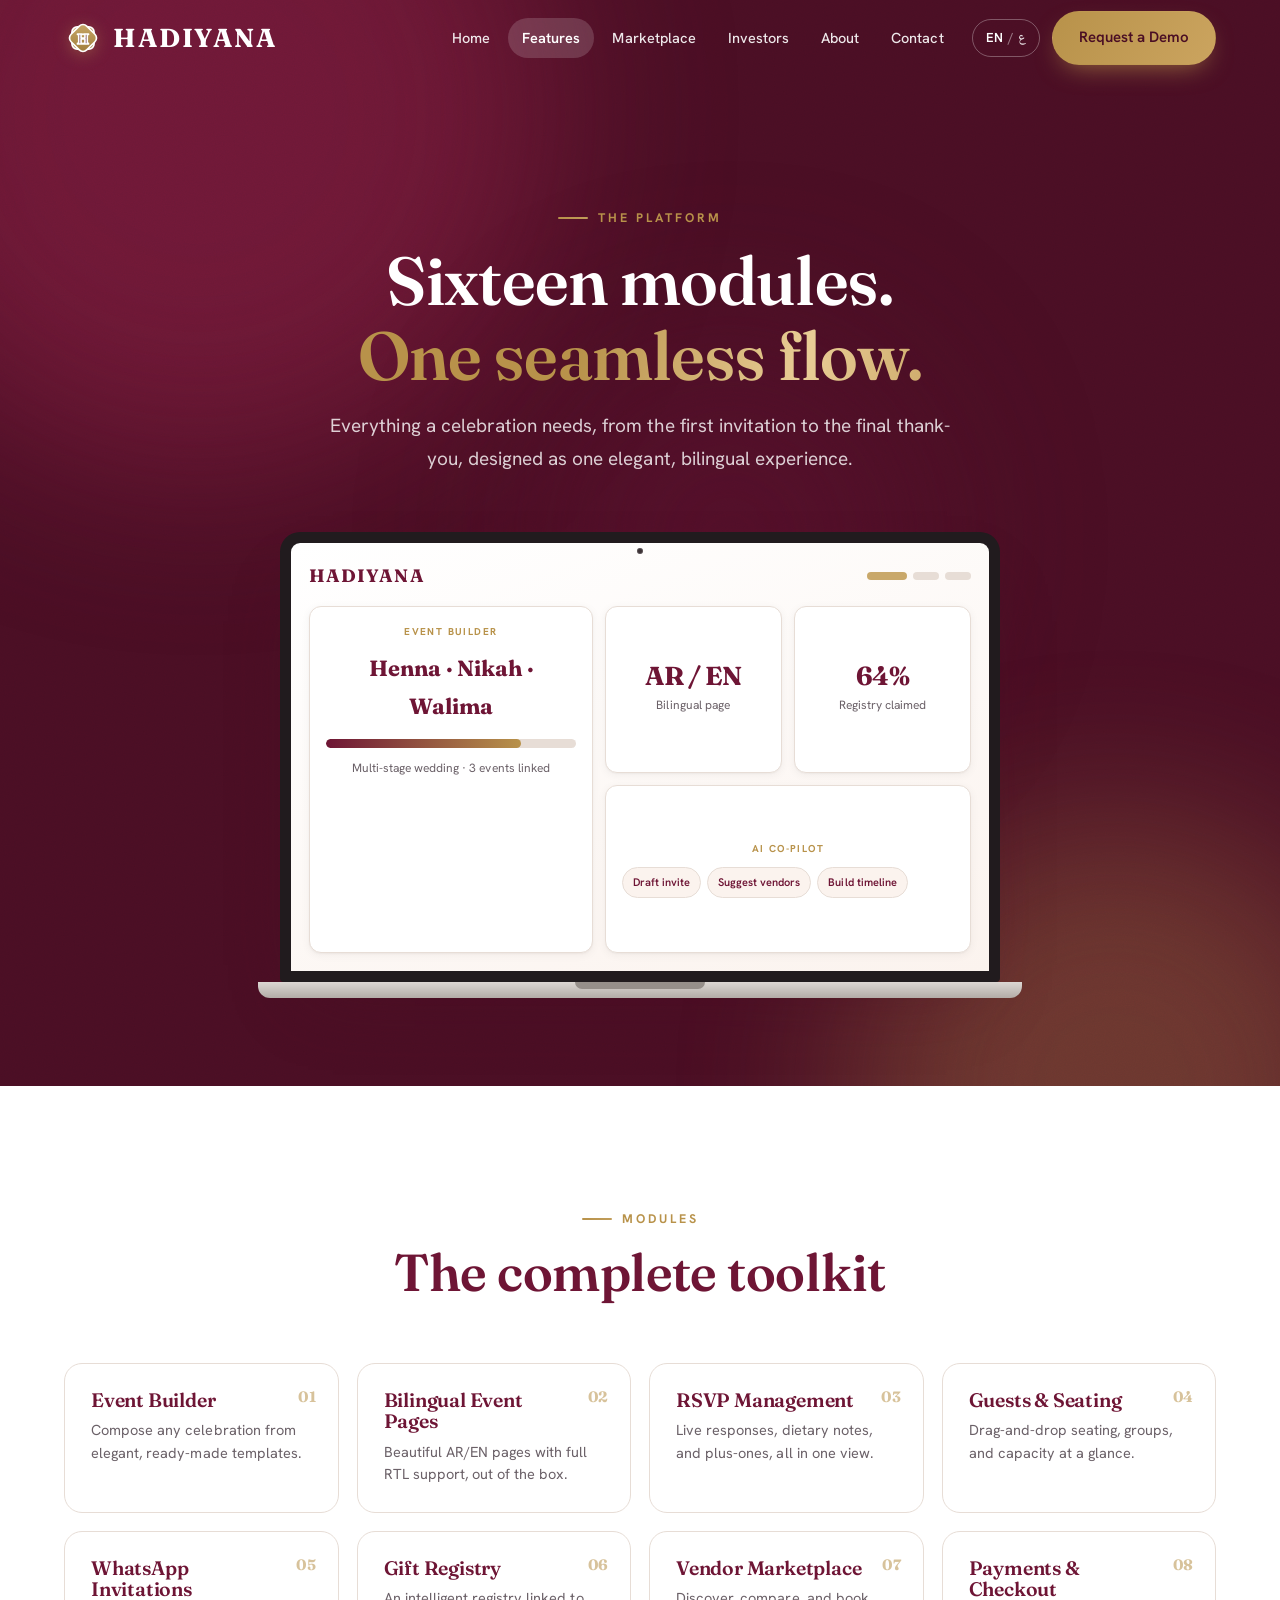
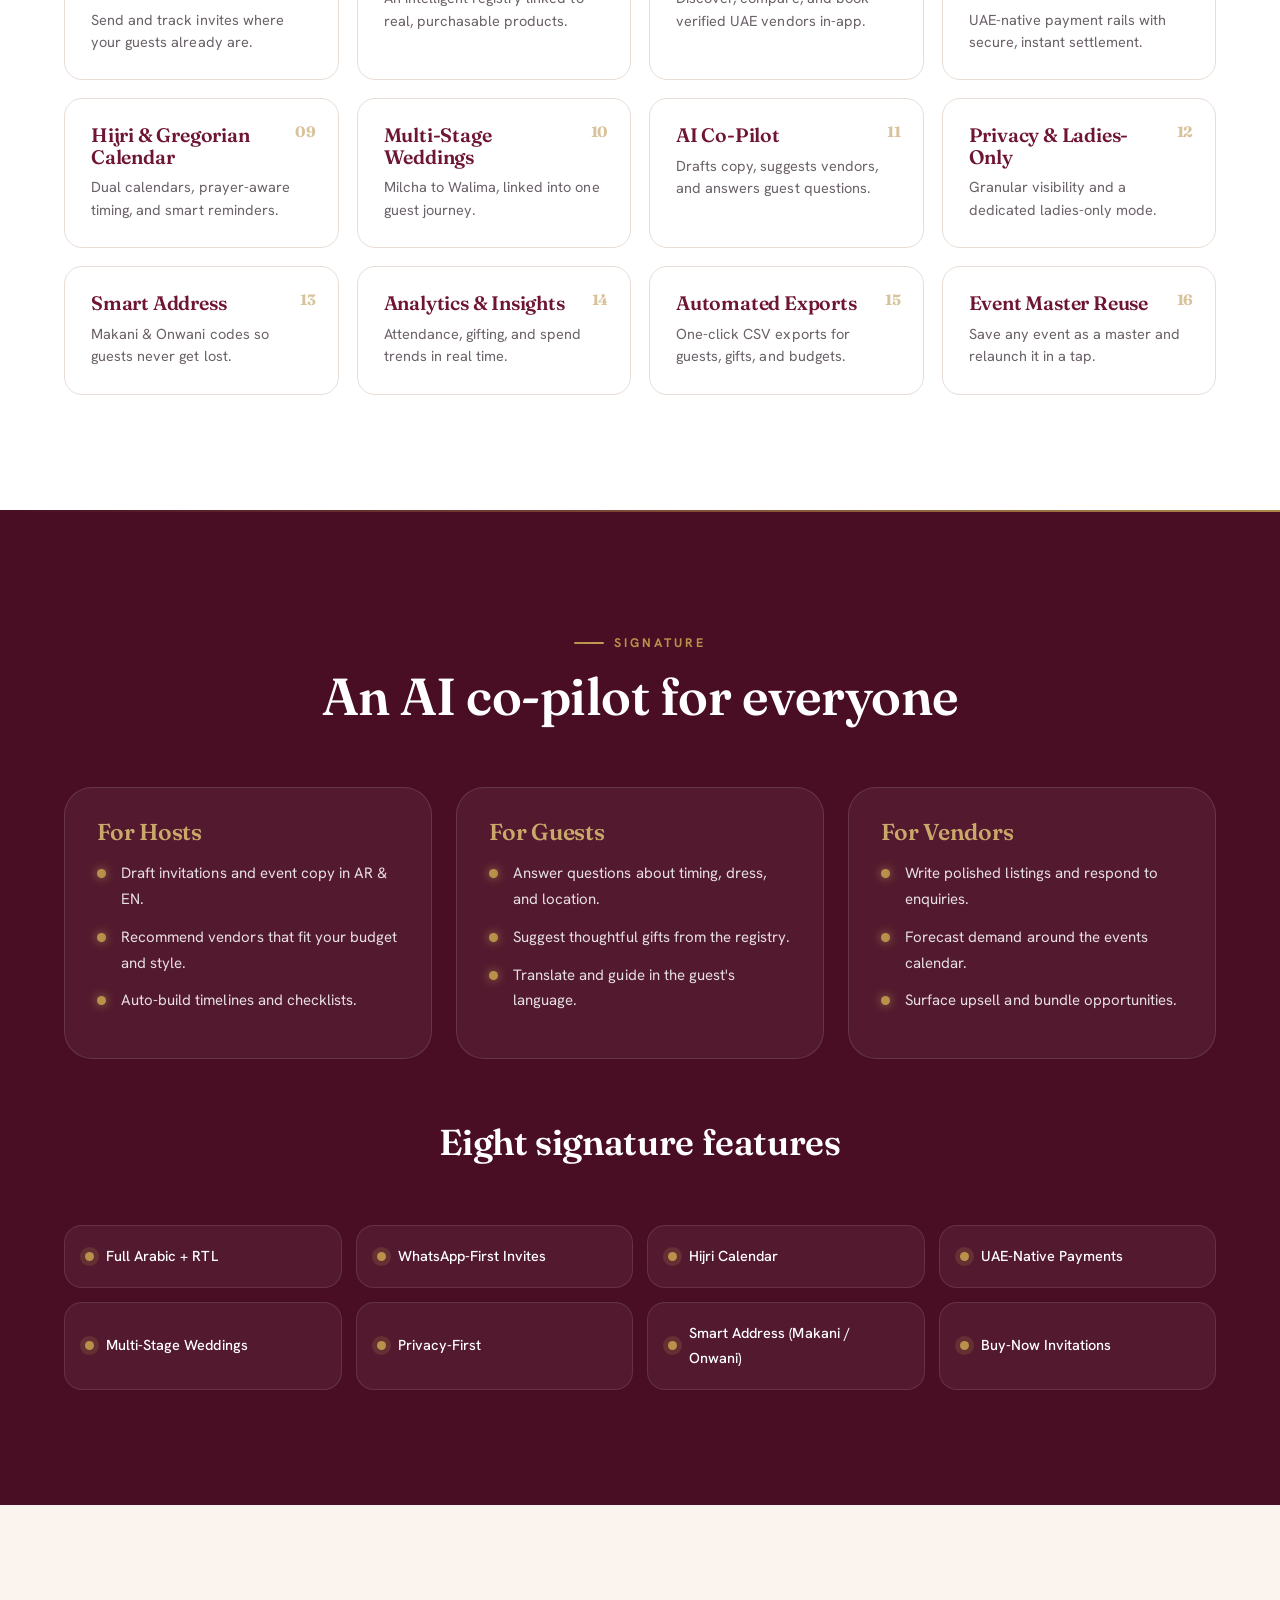
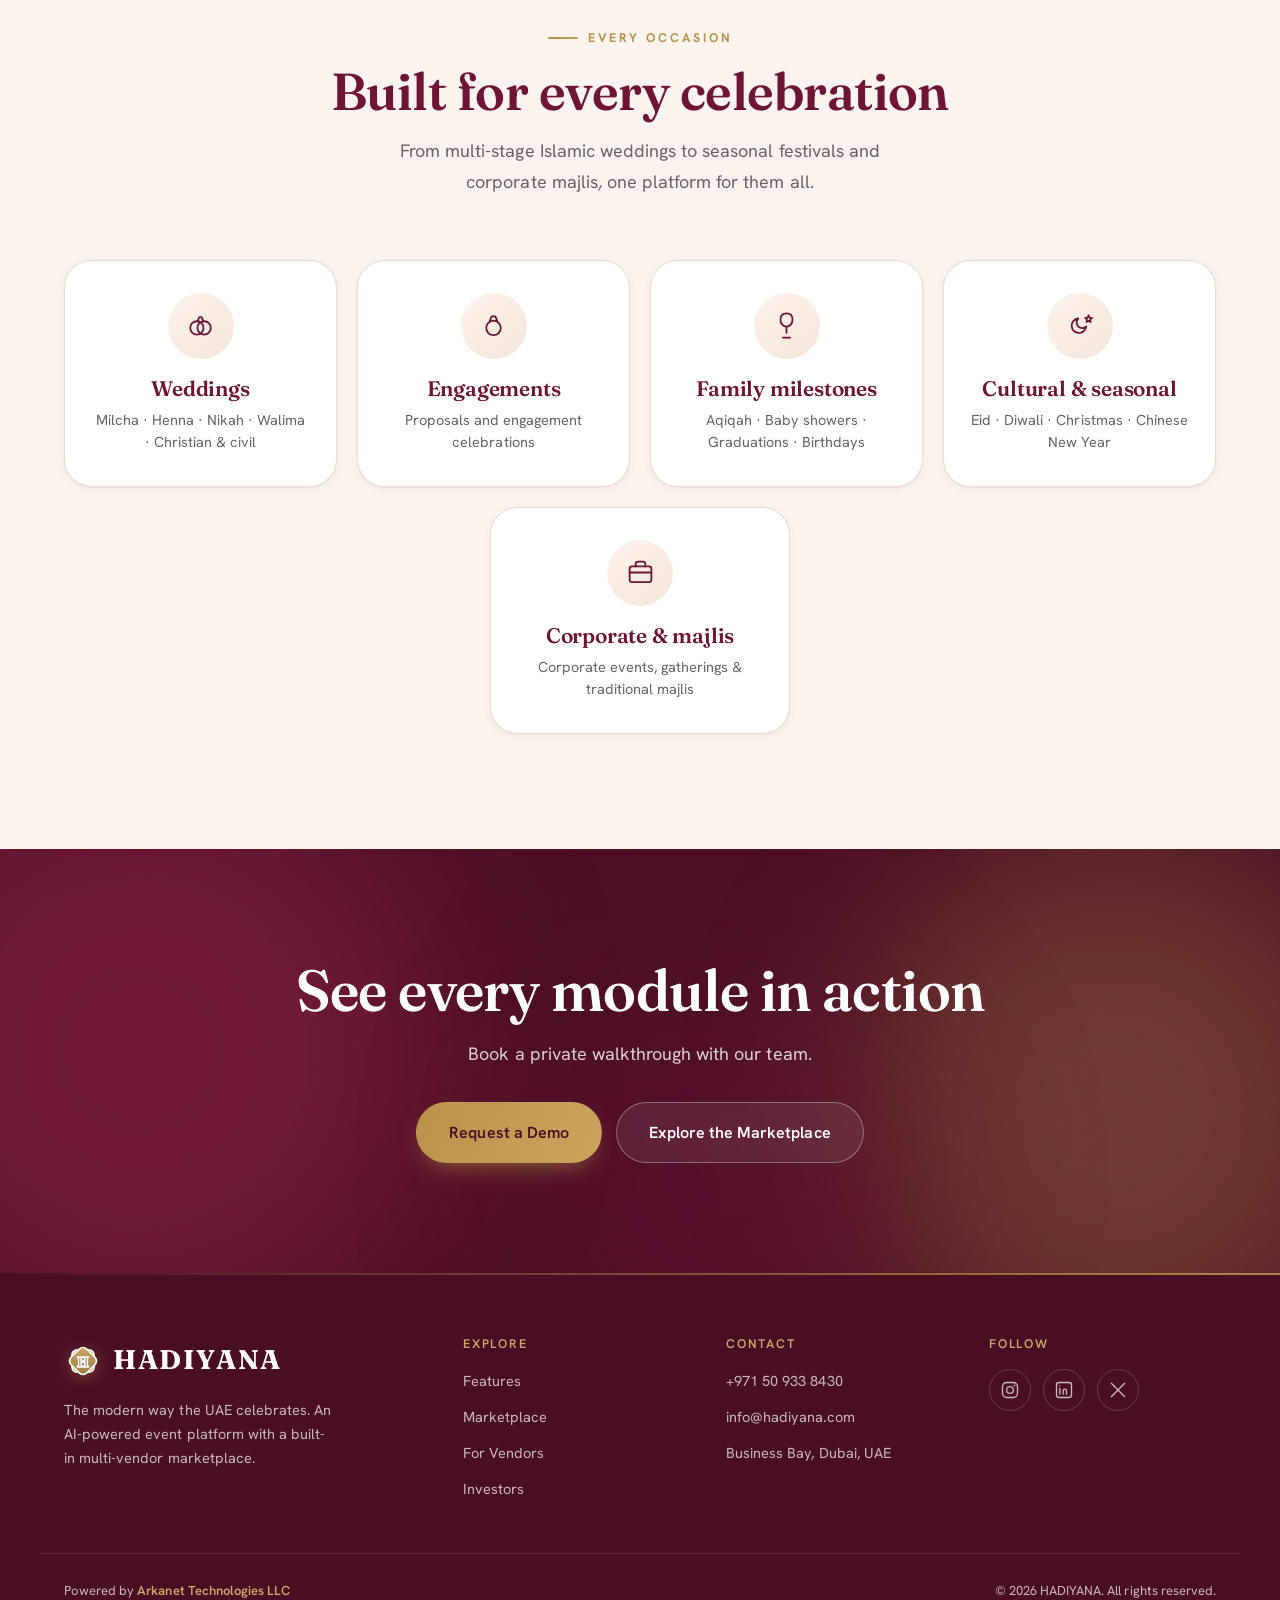
<file: hadiyana-site/features.html>
<!DOCTYPE html>
<html lang="en" dir="ltr">
<head>
  <meta charset="UTF-8" />
  <meta name="viewport" content="width=device-width, initial-scale=1.0" />
  <title>Features — HADIYANA | 16 Modules &amp; AI Co-Pilot</title>
  <meta name="description" content="Explore HADIYANA's 16 platform modules, the AI co-pilot for hosts, guests, and vendors, and the 8 signature features built for the UAE." />
  <meta name="theme-color" content="#4A0E24" />
  <meta property="og:type" content="website" />
  <meta property="og:title" content="Features — HADIYANA" />
  <meta property="og:description" content="16 modules, an AI co-pilot, and 8 signature features built for the UAE." />
  <link rel="icon" href="data:image/svg+xml,%3Csvg xmlns='http://www.w3.org/2000/svg' viewBox='0 0 32 32'%3E%3Crect width='32' height='32' rx='7' fill='%236E1535'/%3E%3Ctext x='16' y='22' font-family='Georgia,serif' font-size='18' fill='%23B8924A' text-anchor='middle'%3EH%3C/text%3E%3C/svg%3E" />
  <link rel="preconnect" href="https://fonts.googleapis.com" />
  <link rel="preconnect" href="https://fonts.gstatic.com" crossorigin />
  <link href="https://fonts.googleapis.com/css2?family=Fraunces:opsz,wght@9..144,500;9..144,600;9..144,700&family=Hanken+Grotesk:wght@400;500;600;700&family=Noto+Naskh+Arabic:wght@400;600;700&display=swap" rel="stylesheet" />
  <link rel="stylesheet" href="css/styles.css" />
</head>
<body>
  <a class="skip-link" href="#main">Skip to content</a>
  <div class="progress-bar" id="progressBar" aria-hidden="true"></div>

  <header class="site-header" id="siteHeader">
    <div class="container nav-wrap">
      <a class="brand" href="index.html" aria-label="HADIYANA home">
        <svg class="brand__logo" viewBox="0 0 36 36" aria-hidden="true"><defs><linearGradient id="hbrand" x1="0" y1="0" x2="1" y2="1"><stop offset="0" stop-color="#C9A86A"/><stop offset="1" stop-color="#9E7C38"/></linearGradient></defs><g fill="url(#hbrand)"><rect x="7.5" y="7.5" width="21" height="21" rx="5"/><rect x="7.5" y="7.5" width="21" height="21" rx="5" transform="rotate(45 18 18)"/></g><text x="18" y="19" text-anchor="middle" dominant-baseline="central" font-family="Georgia, serif" font-weight="700" font-size="14" fill="#4A0E24">H</text></svg>
        <span class="brand__name">HADIYANA</span>
      </a>
      <nav class="nav" id="primaryNav" aria-label="Primary">
        <button class="nav__close" id="navClose" aria-label="Close menu">
          <svg viewBox="0 0 24 24" aria-hidden="true"><path d="M6 6l12 12M18 6L6 18"/></svg>
        </button>
        <a href="index.html" data-ar="الرئيسية">Home</a>
        <a href="features.html" class="is-current" data-ar="المميزات">Features</a>
        <a href="marketplace.html" data-ar="السوق">Marketplace</a>
        <a href="investors.html" data-ar="للمستثمرين">Investors</a>
        <a href="about.html" data-ar="من نحن">About</a>
        <a href="contact.html" data-ar="تواصل معنا">Contact</a>
        <div class="nav__actions">
          <button class="lang-toggle" id="langToggle" aria-label="Switch language" aria-pressed="false">
            <span class="lang-toggle__opt is-active" data-lang="en">EN</span>
            <span class="lang-toggle__sep">/</span>
            <span class="lang-toggle__opt" data-lang="ar">ع</span>
          </button>
          <a class="btn btn--gold" href="contact.html" data-ar="اطلب عرضاً">Request a Demo</a>
        </div>
      </nav>
      <button class="hamburger" id="hamburger" aria-label="Open menu" aria-expanded="false" aria-controls="primaryNav">
        <span></span><span></span><span></span>
      </button>
    </div>
  </header>
  <div class="nav-scrim" id="navScrim" hidden></div>

  <main id="main">
    <!-- ============ PAGE HERO ============ -->
    <section class="page-hero">
      <div class="aurora" aria-hidden="true"><span></span><span></span><span></span></div>
      <div class="grain" aria-hidden="true"></div>
      <div class="container stagger">
        <p class="eyebrow">The platform</p>
        <h1 class="page-hero__title">Sixteen modules.<br><span class="grad-text">One seamless flow.</span></h1>
        <p class="page-hero__sub">Everything a celebration needs, from the first invitation to the final thank-you, designed as one elegant, bilingual experience.</p>
        <div class="page-hero__visual">
          <div class="macbook" aria-hidden="true">
            <div class="macbook__screen">
              <span class="macbook__cam"></span>
              <div class="macbook__ui">
                <div class="mb-top"><span class="mb-logo">HADIYANA</span><span class="mb-pillrow"><i></i><i></i><i></i></span></div>
                <div class="mb-grid">
                  <div class="mb-card mb-card--lg"><span class="mb-eyebrow">Event builder</span><span class="mb-title">Henna · Nikah · Walima</span><div class="mb-bar"><span></span></div><span class="mb-meta">Multi-stage wedding · 3 events linked</span></div>
                  <div class="mb-card"><span class="mb-stat">AR / EN</span><span class="mb-meta">Bilingual page</span></div>
                  <div class="mb-card"><span class="mb-stat">64%</span><span class="mb-meta">Registry claimed</span></div>
                  <div class="mb-card mb-card--wide"><span class="mb-eyebrow">AI co-pilot</span><div class="mb-chips"><b>Draft invite</b><b>Suggest vendors</b><b>Build timeline</b></div></div>
                </div>
              </div>
            </div>
            <div class="macbook__base"></div>
          </div>
        </div>
      </div>
    </section>

    <!-- ============ 16 MODULES ============ -->
    <section class="section" aria-labelledby="modules-title">
      <div class="container">
        <div class="section-head" data-reveal>
          <p class="eyebrow">Modules</p>
          <h2 class="section-title" id="modules-title">The complete toolkit</h2>
        </div>
        <div class="feature-grid" data-reveal-group>
          <article class="feature"><span class="card__num">01</span><h3>Event Builder</h3><p>Compose any celebration from elegant, ready-made templates.</p></article>
          <article class="feature"><span class="card__num">02</span><h3>Bilingual Event Pages</h3><p>Beautiful AR/EN pages with full RTL support, out of the box.</p></article>
          <article class="feature"><span class="card__num">03</span><h3>RSVP Management</h3><p>Live responses, dietary notes, and plus-ones, all in one view.</p></article>
          <article class="feature"><span class="card__num">04</span><h3>Guests &amp; Seating</h3><p>Drag-and-drop seating, groups, and capacity at a glance.</p></article>
          <article class="feature"><span class="card__num">05</span><h3>WhatsApp Invitations</h3><p>Send and track invites where your guests already are.</p></article>
          <article class="feature"><span class="card__num">06</span><h3>Gift Registry</h3><p>An intelligent registry linked to real, purchasable products.</p></article>
          <article class="feature"><span class="card__num">07</span><h3>Vendor Marketplace</h3><p>Discover, compare, and book verified UAE vendors in-app.</p></article>
          <article class="feature"><span class="card__num">08</span><h3>Payments &amp; Checkout</h3><p>UAE-native payment rails with secure, instant settlement.</p></article>
          <article class="feature"><span class="card__num">09</span><h3>Hijri &amp; Gregorian Calendar</h3><p>Dual calendars, prayer-aware timing, and smart reminders.</p></article>
          <article class="feature"><span class="card__num">10</span><h3>Multi-Stage Weddings</h3><p>Milcha to Walima, linked into one guest journey.</p></article>
          <article class="feature"><span class="card__num">11</span><h3>AI Co-Pilot</h3><p>Drafts copy, suggests vendors, and answers guest questions.</p></article>
          <article class="feature"><span class="card__num">12</span><h3>Privacy &amp; Ladies-Only</h3><p>Granular visibility and a dedicated ladies-only mode.</p></article>
          <article class="feature"><span class="card__num">13</span><h3>Smart Address</h3><p>Makani &amp; Onwani codes so guests never get lost.</p></article>
          <article class="feature"><span class="card__num">14</span><h3>Analytics &amp; Insights</h3><p>Attendance, gifting, and spend trends in real time.</p></article>
          <article class="feature"><span class="card__num">15</span><h3>Automated Exports</h3><p>One-click CSV exports for guests, gifts, and budgets.</p></article>
          <article class="feature"><span class="card__num">16</span><h3>Event Master Reuse</h3><p>Save any event as a master and relaunch it in a tap.</p></article>
        </div>
      </div>
    </section>

    <!-- ============ AI CO-PILOT ============ -->
    <section class="section section--ink" aria-labelledby="ai-title">
      <div class="container">
        <div class="section-head section-head--center" data-reveal>
          <p class="eyebrow">Signature</p>
          <h2 class="section-title section-title--light" id="ai-title">An AI co-pilot for everyone</h2>
        </div>
        <div class="cards-3" data-reveal-group>
          <article class="ai-col">
            <h3 class="ai-col__title">For Hosts</h3>
            <ul class="ai-list">
              <li>Draft invitations and event copy in AR &amp; EN.</li>
              <li>Recommend vendors that fit your budget and style.</li>
              <li>Auto-build timelines and checklists.</li>
            </ul>
          </article>
          <article class="ai-col">
            <h3 class="ai-col__title">For Guests</h3>
            <ul class="ai-list">
              <li>Answer questions about timing, dress, and location.</li>
              <li>Suggest thoughtful gifts from the registry.</li>
              <li>Translate and guide in the guest's language.</li>
            </ul>
          </article>
          <article class="ai-col">
            <h3 class="ai-col__title">For Vendors</h3>
            <ul class="ai-list">
              <li>Write polished listings and respond to enquiries.</li>
              <li>Forecast demand around the events calendar.</li>
              <li>Surface upsell and bundle opportunities.</li>
            </ul>
          </article>
        </div>

        <div class="section-head section-head--center" style="margin-top:64px;" data-reveal>
          <h2 class="section-title section-title--light" style="font-size:clamp(24px,3vw,36px);">Eight signature features</h2>
        </div>
        <ul class="sig-grid" data-reveal-group>
          <li><span class="sig__dot"></span>Full Arabic + RTL</li>
          <li><span class="sig__dot"></span>WhatsApp-First Invites</li>
          <li><span class="sig__dot"></span>Hijri Calendar</li>
          <li><span class="sig__dot"></span>UAE-Native Payments</li>
          <li><span class="sig__dot"></span>Multi-Stage Weddings</li>
          <li><span class="sig__dot"></span>Privacy-First</li>
          <li><span class="sig__dot"></span>Smart Address (Makani / Onwani)</li>
          <li><span class="sig__dot"></span>Buy-Now Invitations</li>
        </ul>
      </div>
    </section>

    <!-- ============ EVENT TYPES ============ -->
    <section class="section section--cream" aria-labelledby="types-title">
      <div class="container">
        <div class="section-head section-head--center" data-reveal>
          <p class="eyebrow">Every occasion</p>
          <h2 class="section-title" id="types-title">Built for every celebration</h2>
          <p class="section-sub">From multi-stage Islamic weddings to seasonal festivals and corporate majlis, one platform for them all.</p>
        </div>
        <div class="occasions" data-reveal-group>
          <article class="occasion">
            <div class="occasion__icon" aria-hidden="true">
              <svg viewBox="0 0 24 24"><circle cx="9" cy="14" r="5.5"/><circle cx="15" cy="14" r="5.5"/><path d="M9.5 8.5L11 5h2l1.5 3.5"/></svg>
            </div>
            <h3>Weddings</h3>
            <p>Milcha · Henna · Nikah · Walima · Christian &amp; civil</p>
          </article>
          <article class="occasion">
            <div class="occasion__icon" aria-hidden="true">
              <svg viewBox="0 0 24 24"><circle cx="12" cy="14" r="6"/><path d="M9 8l1.5-3.5h3L15 8"/></svg>
            </div>
            <h3>Engagements</h3>
            <p>Proposals and engagement celebrations</p>
          </article>
          <article class="occasion">
            <div class="occasion__icon" aria-hidden="true">
              <svg viewBox="0 0 24 24"><path d="M12 13c2.8 0 5-2.7 5-6s-2.2-5-5-5-5 1.7-5 5 2.2 6 5 6zM12 13v5M9 22h6"/></svg>
            </div>
            <h3>Family milestones</h3>
            <p>Aqiqah · Baby showers · Graduations · Birthdays</p>
          </article>
          <article class="occasion">
            <div class="occasion__icon" aria-hidden="true">
              <svg viewBox="0 0 24 24"><path d="M17.5 12.8A6 6 0 1111 6.2a4.6 4.6 0 006.5 6.6z"/><path d="M19.5 3.5l.8 1.9 2 .3-1.5 1.4.4 2-1.7-1-1.7 1 .4-2-1.5-1.4 2-.3z"/></svg>
            </div>
            <h3>Cultural &amp; seasonal</h3>
            <p>Eid · Diwali · Christmas · Chinese New Year</p>
          </article>
          <article class="occasion">
            <div class="occasion__icon" aria-hidden="true">
              <svg viewBox="0 0 24 24"><rect x="3" y="7" width="18" height="13" rx="2"/><path d="M8 7V5a2 2 0 012-2h4a2 2 0 012 2v2M3 12h18"/></svg>
            </div>
            <h3>Corporate &amp; majlis</h3>
            <p>Corporate events, gatherings &amp; traditional majlis</p>
          </article>
        </div>
      </div>
    </section>

    <!-- ============ CTA ============ -->
    <section class="cta-band" aria-labelledby="cta-title">
      <div class="aurora" aria-hidden="true"><span></span><span></span><span></span></div>
      <div class="grain" aria-hidden="true"></div>
      <div class="container" data-reveal>
        <h2 class="cta-band__title" id="cta-title">See every module in action</h2>
        <p class="cta-band__sub">Book a private walkthrough with our team.</p>
        <div class="cta-band__actions">
          <a class="btn btn--gold btn--lg" href="contact.html">Request a Demo</a>
          <a class="btn btn--ghost-light btn--lg" href="marketplace.html">Explore the Marketplace</a>
        </div>
      </div>
    </section>
  </main>

  <footer class="site-footer">
    <div class="container footer-grid">
      <div class="footer-brand">
        <a class="brand" href="index.html" aria-label="HADIYANA home">
          <svg class="brand__logo" viewBox="0 0 36 36" aria-hidden="true"><defs><linearGradient id="hbrandf" x1="0" y1="0" x2="1" y2="1"><stop offset="0" stop-color="#C9A86A"/><stop offset="1" stop-color="#9E7C38"/></linearGradient></defs><g fill="url(#hbrandf)"><rect x="7.5" y="7.5" width="21" height="21" rx="5"/><rect x="7.5" y="7.5" width="21" height="21" rx="5" transform="rotate(45 18 18)"/></g><text x="18" y="19" text-anchor="middle" dominant-baseline="central" font-family="Georgia, serif" font-weight="700" font-size="14" fill="#4A0E24">H</text></svg>
          <span class="brand__name brand__name--footer">HADIYANA</span>
        </a>
        <p>The modern way the UAE celebrates. An AI-powered event platform with a built-in multi-vendor marketplace.</p>
      </div>
      <nav class="footer-col" aria-label="Explore">
        <h4>Explore</h4>
        <a href="features.html">Features</a>
        <a href="marketplace.html">Marketplace</a>
        <a href="marketplace.html#vendors">For Vendors</a>
        <a href="investors.html">Investors</a>
      </nav>
      <div class="footer-col">
        <h4>Contact</h4>
        <a href="tel:+971509338430">+971 50 933 8430</a>
        <a href="mailto:info@hadiyana.com">info@hadiyana.com</a>
        <span>Business Bay, Dubai, UAE</span>
      </div>
      <div class="footer-col">
        <h4>Follow</h4>
        <div class="socials" aria-label="Social media">
          <a href="#" aria-label="Instagram"><svg viewBox="0 0 24 24"><rect x="3" y="3" width="18" height="18" rx="5"/><circle cx="12" cy="12" r="4"/><circle cx="17.5" cy="6.5" r="1" fill="currentColor" stroke="none"/></svg></a>
          <a href="#" aria-label="LinkedIn"><svg viewBox="0 0 24 24"><rect x="3" y="3" width="18" height="18" rx="3"/><path d="M7 10v7M7 7v.01M11 17v-4a2 2 0 014 0v4"/></svg></a>
          <a href="#" aria-label="X"><svg viewBox="0 0 24 24"><path d="M4 4l16 16M20 4L4 20"/></svg></a>
        </div>
      </div>
    </div>
    <div class="container footer-bar">
      <p>Powered by <strong>Arkanet Technologies LLC</strong></p>
      <p>&copy; <span id="year">2026</span> HADIYANA. All rights reserved.</p>
    </div>
  </footer>

  <script src="js/main.js" defer></script>
</body>
</html>
</file>
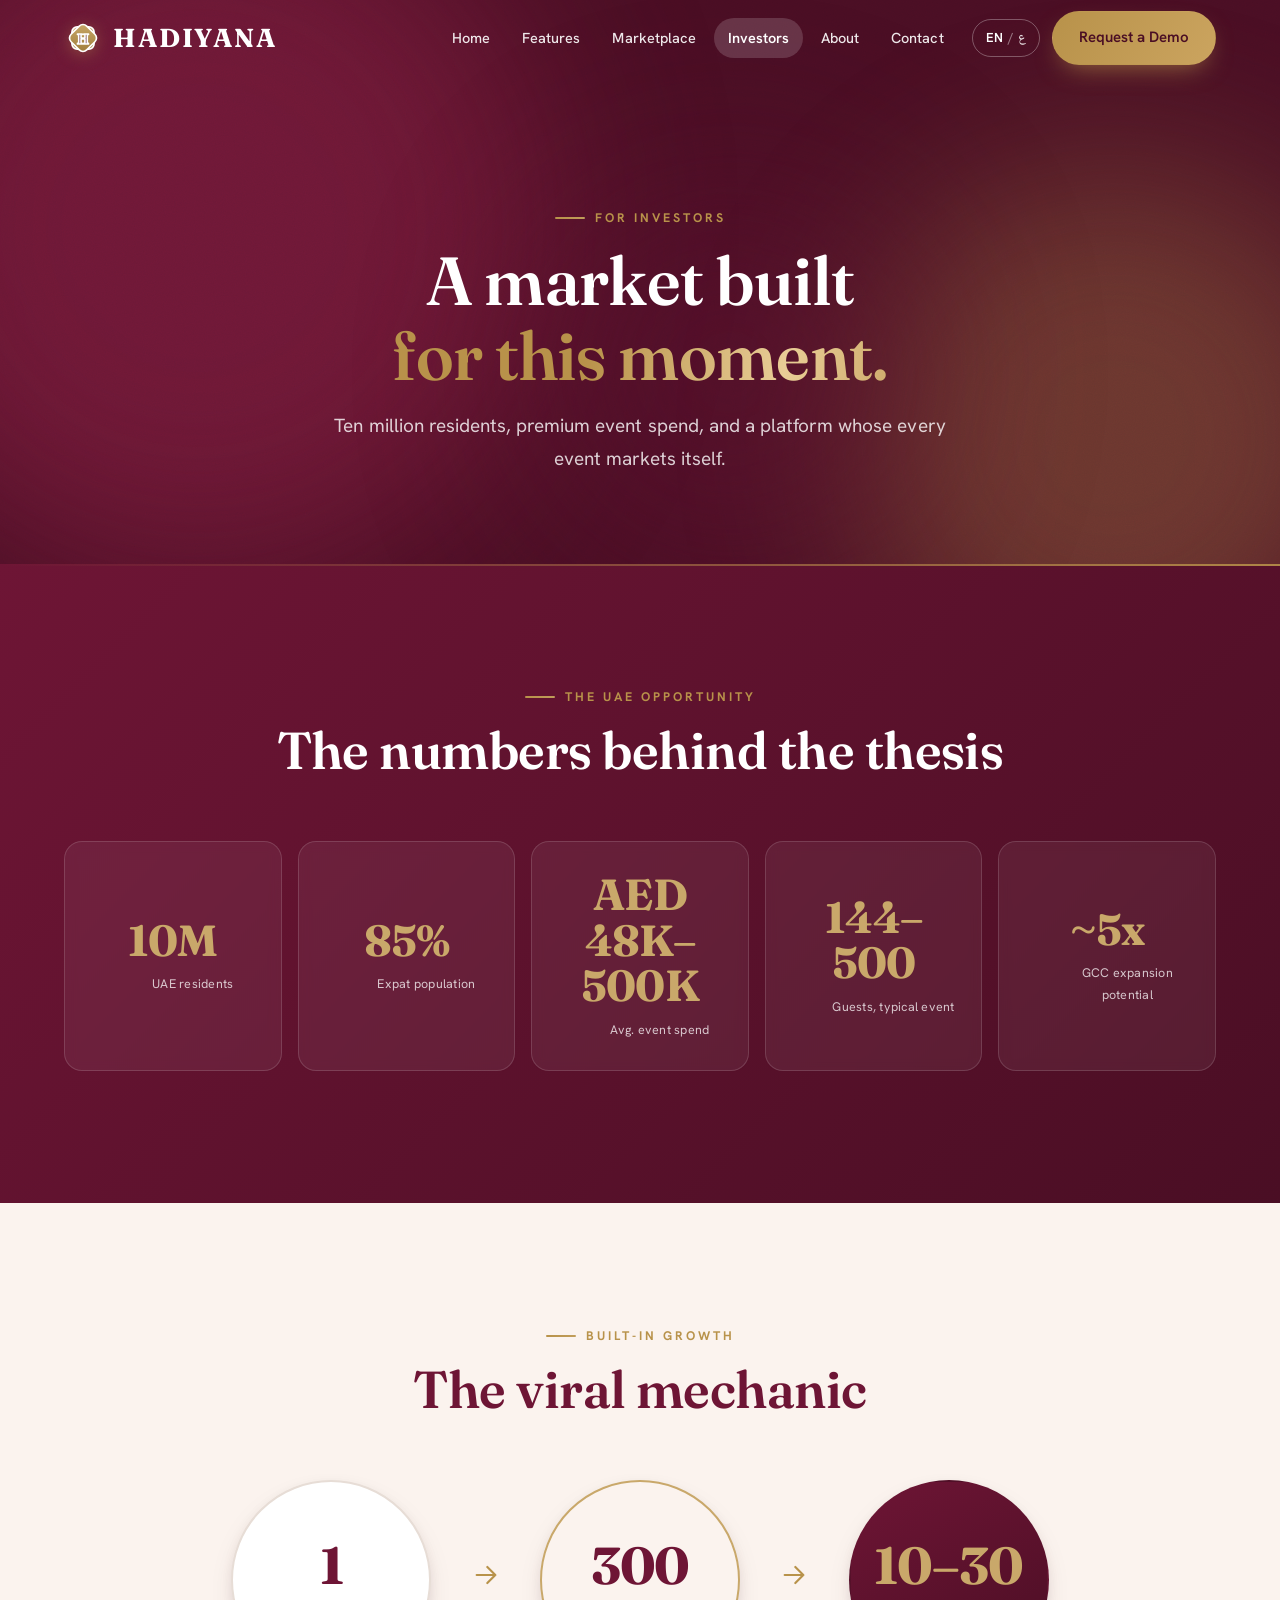
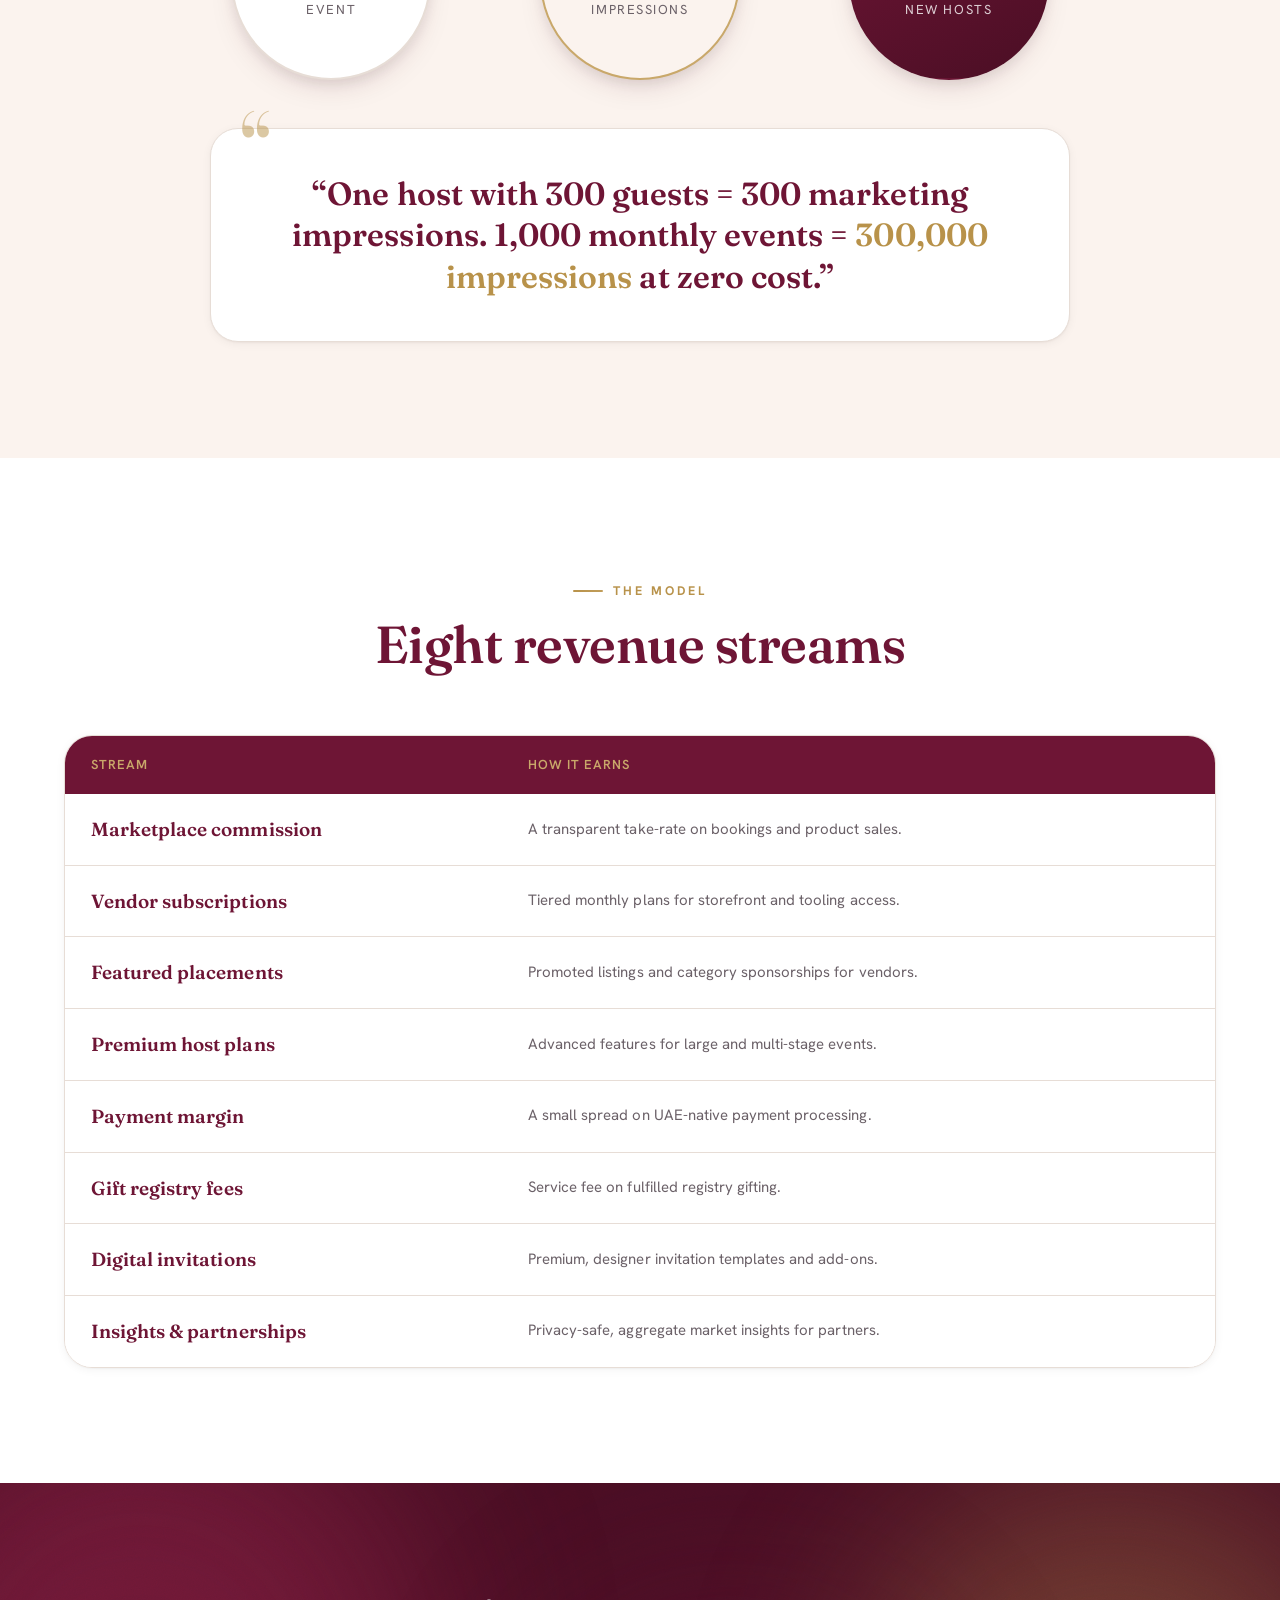
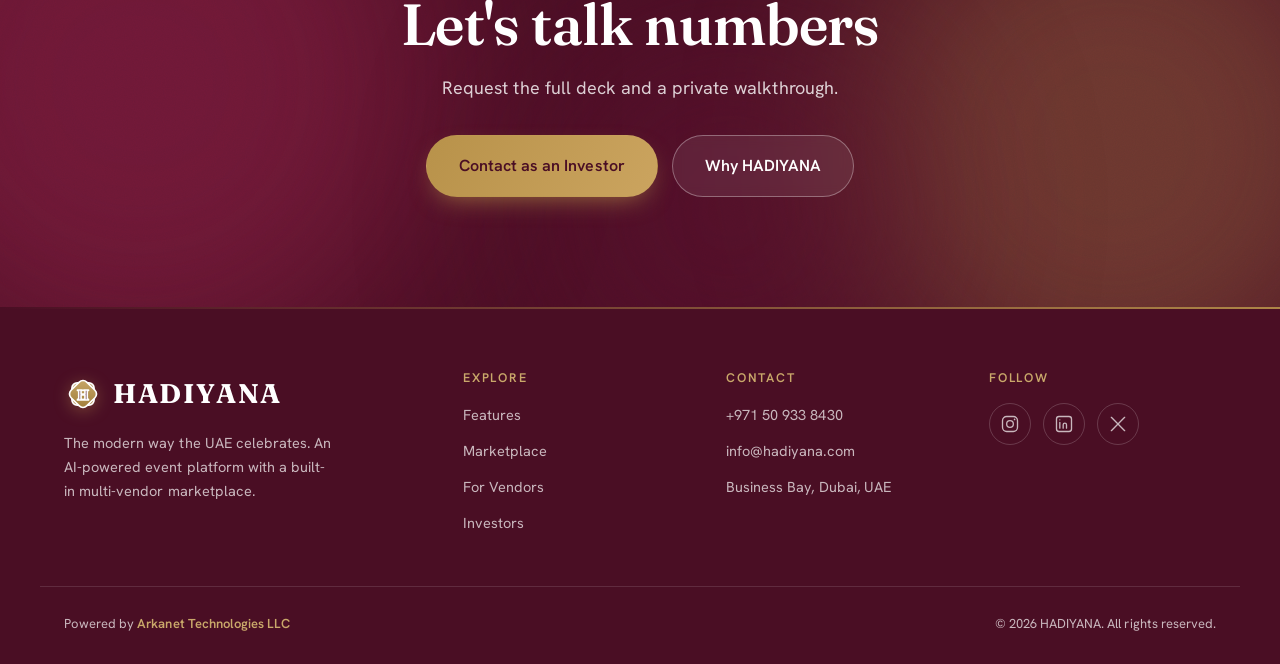
<file: hadiyana-site/investors.html>
<!DOCTYPE html>
<html lang="en" dir="ltr">
<head>
  <meta charset="UTF-8" />
  <meta name="viewport" content="width=device-width, initial-scale=1.0" />
  <title>Investors — HADIYANA | The UAE Opportunity &amp; Revenue Model</title>
  <meta name="description" content="The UAE market opportunity, HADIYANA's built-in viral growth mechanic, and eight revenue streams." />
  <meta name="theme-color" content="#4A0E24" />
  <meta property="og:type" content="website" />
  <meta property="og:title" content="Investors — HADIYANA" />
  <meta property="og:description" content="The UAE opportunity, the viral mechanic, and eight revenue streams." />
  <link rel="icon" href="data:image/svg+xml,%3Csvg xmlns='http://www.w3.org/2000/svg' viewBox='0 0 32 32'%3E%3Crect width='32' height='32' rx='7' fill='%236E1535'/%3E%3Ctext x='16' y='22' font-family='Georgia,serif' font-size='18' fill='%23B8924A' text-anchor='middle'%3EH%3C/text%3E%3C/svg%3E" />
  <link rel="preconnect" href="https://fonts.googleapis.com" />
  <link rel="preconnect" href="https://fonts.gstatic.com" crossorigin />
  <link href="https://fonts.googleapis.com/css2?family=Fraunces:opsz,wght@9..144,500;9..144,600;9..144,700&family=Hanken+Grotesk:wght@400;500;600;700&family=Noto+Naskh+Arabic:wght@400;600;700&display=swap" rel="stylesheet" />
  <link rel="stylesheet" href="css/styles.css" />
</head>
<body>
  <a class="skip-link" href="#main">Skip to content</a>
  <div class="progress-bar" id="progressBar" aria-hidden="true"></div>

  <header class="site-header" id="siteHeader">
    <div class="container nav-wrap">
      <a class="brand" href="index.html" aria-label="HADIYANA home">
        <svg class="brand__logo" viewBox="0 0 36 36" aria-hidden="true"><defs><linearGradient id="hbrand" x1="0" y1="0" x2="1" y2="1"><stop offset="0" stop-color="#C9A86A"/><stop offset="1" stop-color="#9E7C38"/></linearGradient></defs><g fill="url(#hbrand)"><rect x="7.5" y="7.5" width="21" height="21" rx="5"/><rect x="7.5" y="7.5" width="21" height="21" rx="5" transform="rotate(45 18 18)"/></g><text x="18" y="19" text-anchor="middle" dominant-baseline="central" font-family="Georgia, serif" font-weight="700" font-size="14" fill="#4A0E24">H</text></svg>
        <span class="brand__name">HADIYANA</span>
      </a>
      <nav class="nav" id="primaryNav" aria-label="Primary">
        <button class="nav__close" id="navClose" aria-label="Close menu">
          <svg viewBox="0 0 24 24" aria-hidden="true"><path d="M6 6l12 12M18 6L6 18"/></svg>
        </button>
        <a href="index.html" data-ar="الرئيسية">Home</a>
        <a href="features.html" data-ar="المميزات">Features</a>
        <a href="marketplace.html" data-ar="السوق">Marketplace</a>
        <a href="investors.html" class="is-current" data-ar="للمستثمرين">Investors</a>
        <a href="about.html" data-ar="من نحن">About</a>
        <a href="contact.html" data-ar="تواصل معنا">Contact</a>
        <div class="nav__actions">
          <button class="lang-toggle" id="langToggle" aria-label="Switch language" aria-pressed="false">
            <span class="lang-toggle__opt is-active" data-lang="en">EN</span>
            <span class="lang-toggle__sep">/</span>
            <span class="lang-toggle__opt" data-lang="ar">ع</span>
          </button>
          <a class="btn btn--gold" href="contact.html" data-ar="اطلب عرضاً">Request a Demo</a>
        </div>
      </nav>
      <button class="hamburger" id="hamburger" aria-label="Open menu" aria-expanded="false" aria-controls="primaryNav">
        <span></span><span></span><span></span>
      </button>
    </div>
  </header>
  <div class="nav-scrim" id="navScrim" hidden></div>

  <main id="main">
    <!-- ============ PAGE HERO ============ -->
    <section class="page-hero">
      <div class="aurora" aria-hidden="true"><span></span><span></span><span></span></div>
      <div class="grain" aria-hidden="true"></div>
      <div class="container stagger">
        <p class="eyebrow">For investors</p>
        <h1 class="page-hero__title">A market built<br><span class="grad-text">for this moment.</span></h1>
        <p class="page-hero__sub">Ten million residents, premium event spend, and a platform whose every event markets itself.</p>
      </div>
    </section>

    <!-- ============ OPPORTUNITY STATS ============ -->
    <section class="stats-band section" aria-labelledby="opportunity-title">
      <div class="container">
        <div class="section-head section-head--center" data-reveal>
          <p class="eyebrow">The UAE opportunity</p>
          <h2 class="section-title section-title--light" id="opportunity-title">The numbers behind the thesis</h2>
        </div>
        <dl class="stats" data-reveal-group>
          <div class="stat"><dt class="stat__num"><span data-countup data-target="10" data-suffix="M">0</span></dt><dd class="stat__label">UAE residents</dd></div>
          <div class="stat"><dt class="stat__num"><span data-countup data-target="88" data-suffix="%">0</span></dt><dd class="stat__label">Expat population</dd></div>
          <div class="stat"><dt class="stat__num">AED <span data-countup data-target="50" data-suffix="K">0</span>–500K</dt><dd class="stat__label">Avg. event spend</dd></div>
          <div class="stat"><dt class="stat__num"><span data-countup data-target="150" data-suffix="">0</span>–500</dt><dd class="stat__label">Guests, typical event</dd></div>
          <div class="stat"><dt class="stat__num">~<span data-countup data-target="5" data-suffix="x">0</span></dt><dd class="stat__label">GCC expansion potential</dd></div>
        </dl>
      </div>
    </section>

    <!-- ============ VIRAL GROWTH ============ -->
    <section class="section section--cream" aria-labelledby="growth-title">
      <div class="container">
        <div class="section-head section-head--center" data-reveal>
          <p class="eyebrow">Built-in growth</p>
          <h2 class="section-title" id="growth-title">The viral mechanic</h2>
        </div>
        <div class="flow" data-reveal-group>
          <div class="flow__node"><span class="flow__big">1</span><span class="flow__cap">Event</span></div>
          <div class="flow__link" aria-hidden="true"><svg viewBox="0 0 24 24"><path d="M5 12h14M13 6l6 6-6 6"/></svg></div>
          <div class="flow__node flow__node--gold"><span class="flow__big">300</span><span class="flow__cap">Impressions</span></div>
          <div class="flow__link" aria-hidden="true"><svg viewBox="0 0 24 24"><path d="M5 12h14M13 6l6 6-6 6"/></svg></div>
          <div class="flow__node flow__node--brand"><span class="flow__big">10–30</span><span class="flow__cap">New hosts</span></div>
        </div>
        <blockquote class="pullquote" data-reveal>
          <p>“One host with 300 guests = 300 marketing impressions. 1,000 monthly events = <em>300,000 impressions</em> at zero cost.”</p>
        </blockquote>
      </div>
    </section>

    <!-- ============ REVENUE ============ -->
    <section class="section" aria-labelledby="revenue-title">
      <div class="container">
        <div class="section-head" data-reveal>
          <p class="eyebrow">The model</p>
          <h2 class="section-title" id="revenue-title">Eight revenue streams</h2>
        </div>
        <div class="table-wrap" data-reveal>
          <table class="rev-table">
            <thead>
              <tr><th scope="col">Stream</th><th scope="col">How it earns</th></tr>
            </thead>
            <tbody>
              <tr><th scope="row">Marketplace commission</th><td>A transparent take-rate on bookings and product sales.</td></tr>
              <tr><th scope="row">Vendor subscriptions</th><td>Tiered monthly plans for storefront and tooling access.</td></tr>
              <tr><th scope="row">Featured placements</th><td>Promoted listings and category sponsorships for vendors.</td></tr>
              <tr><th scope="row">Premium host plans</th><td>Advanced features for large and multi-stage events.</td></tr>
              <tr><th scope="row">Payment margin</th><td>A small spread on UAE-native payment processing.</td></tr>
              <tr><th scope="row">Gift registry fees</th><td>Service fee on fulfilled registry gifting.</td></tr>
              <tr><th scope="row">Digital invitations</th><td>Premium, designer invitation templates and add-ons.</td></tr>
              <tr><th scope="row">Insights &amp; partnerships</th><td>Privacy-safe, aggregate market insights for partners.</td></tr>
            </tbody>
          </table>
        </div>
      </div>
    </section>

    <!-- ============ CTA ============ -->
    <section class="cta-band" aria-labelledby="cta-title">
      <div class="aurora" aria-hidden="true"><span></span><span></span><span></span></div>
      <div class="grain" aria-hidden="true"></div>
      <div class="container" data-reveal>
        <h2 class="cta-band__title" id="cta-title">Let's talk numbers</h2>
        <p class="cta-band__sub">Request the full deck and a private walkthrough.</p>
        <div class="cta-band__actions">
          <a class="btn btn--gold btn--lg" href="contact.html">Contact as an Investor</a>
          <a class="btn btn--ghost-light btn--lg" href="about.html">Why HADIYANA</a>
        </div>
      </div>
    </section>
  </main>

  <footer class="site-footer">
    <div class="container footer-grid">
      <div class="footer-brand">
        <a class="brand" href="index.html" aria-label="HADIYANA home">
          <svg class="brand__logo" viewBox="0 0 36 36" aria-hidden="true"><defs><linearGradient id="hbrandf" x1="0" y1="0" x2="1" y2="1"><stop offset="0" stop-color="#C9A86A"/><stop offset="1" stop-color="#9E7C38"/></linearGradient></defs><g fill="url(#hbrandf)"><rect x="7.5" y="7.5" width="21" height="21" rx="5"/><rect x="7.5" y="7.5" width="21" height="21" rx="5" transform="rotate(45 18 18)"/></g><text x="18" y="19" text-anchor="middle" dominant-baseline="central" font-family="Georgia, serif" font-weight="700" font-size="14" fill="#4A0E24">H</text></svg>
          <span class="brand__name brand__name--footer">HADIYANA</span>
        </a>
        <p>The modern way the UAE celebrates. An AI-powered event platform with a built-in multi-vendor marketplace.</p>
      </div>
      <nav class="footer-col" aria-label="Explore">
        <h4>Explore</h4>
        <a href="features.html">Features</a>
        <a href="marketplace.html">Marketplace</a>
        <a href="marketplace.html#vendors">For Vendors</a>
        <a href="investors.html">Investors</a>
      </nav>
      <div class="footer-col">
        <h4>Contact</h4>
        <a href="tel:+971509338430">+971 50 933 8430</a>
        <a href="mailto:info@hadiyana.com">info@hadiyana.com</a>
        <span>Business Bay, Dubai, UAE</span>
      </div>
      <div class="footer-col">
        <h4>Follow</h4>
        <div class="socials" aria-label="Social media">
          <a href="#" aria-label="Instagram"><svg viewBox="0 0 24 24"><rect x="3" y="3" width="18" height="18" rx="5"/><circle cx="12" cy="12" r="4"/><circle cx="17.5" cy="6.5" r="1" fill="currentColor" stroke="none"/></svg></a>
          <a href="#" aria-label="LinkedIn"><svg viewBox="0 0 24 24"><rect x="3" y="3" width="18" height="18" rx="3"/><path d="M7 10v7M7 7v.01M11 17v-4a2 2 0 014 0v4"/></svg></a>
          <a href="#" aria-label="X"><svg viewBox="0 0 24 24"><path d="M4 4l16 16M20 4L4 20"/></svg></a>
        </div>
      </div>
    </div>
    <div class="container footer-bar">
      <p>Powered by <strong>Arkanet Technologies LLC</strong></p>
      <p>&copy; <span id="year">2026</span> HADIYANA. All rights reserved.</p>
    </div>
  </footer>

  <script src="js/main.js" defer></script>
</body>
</html>
</file>
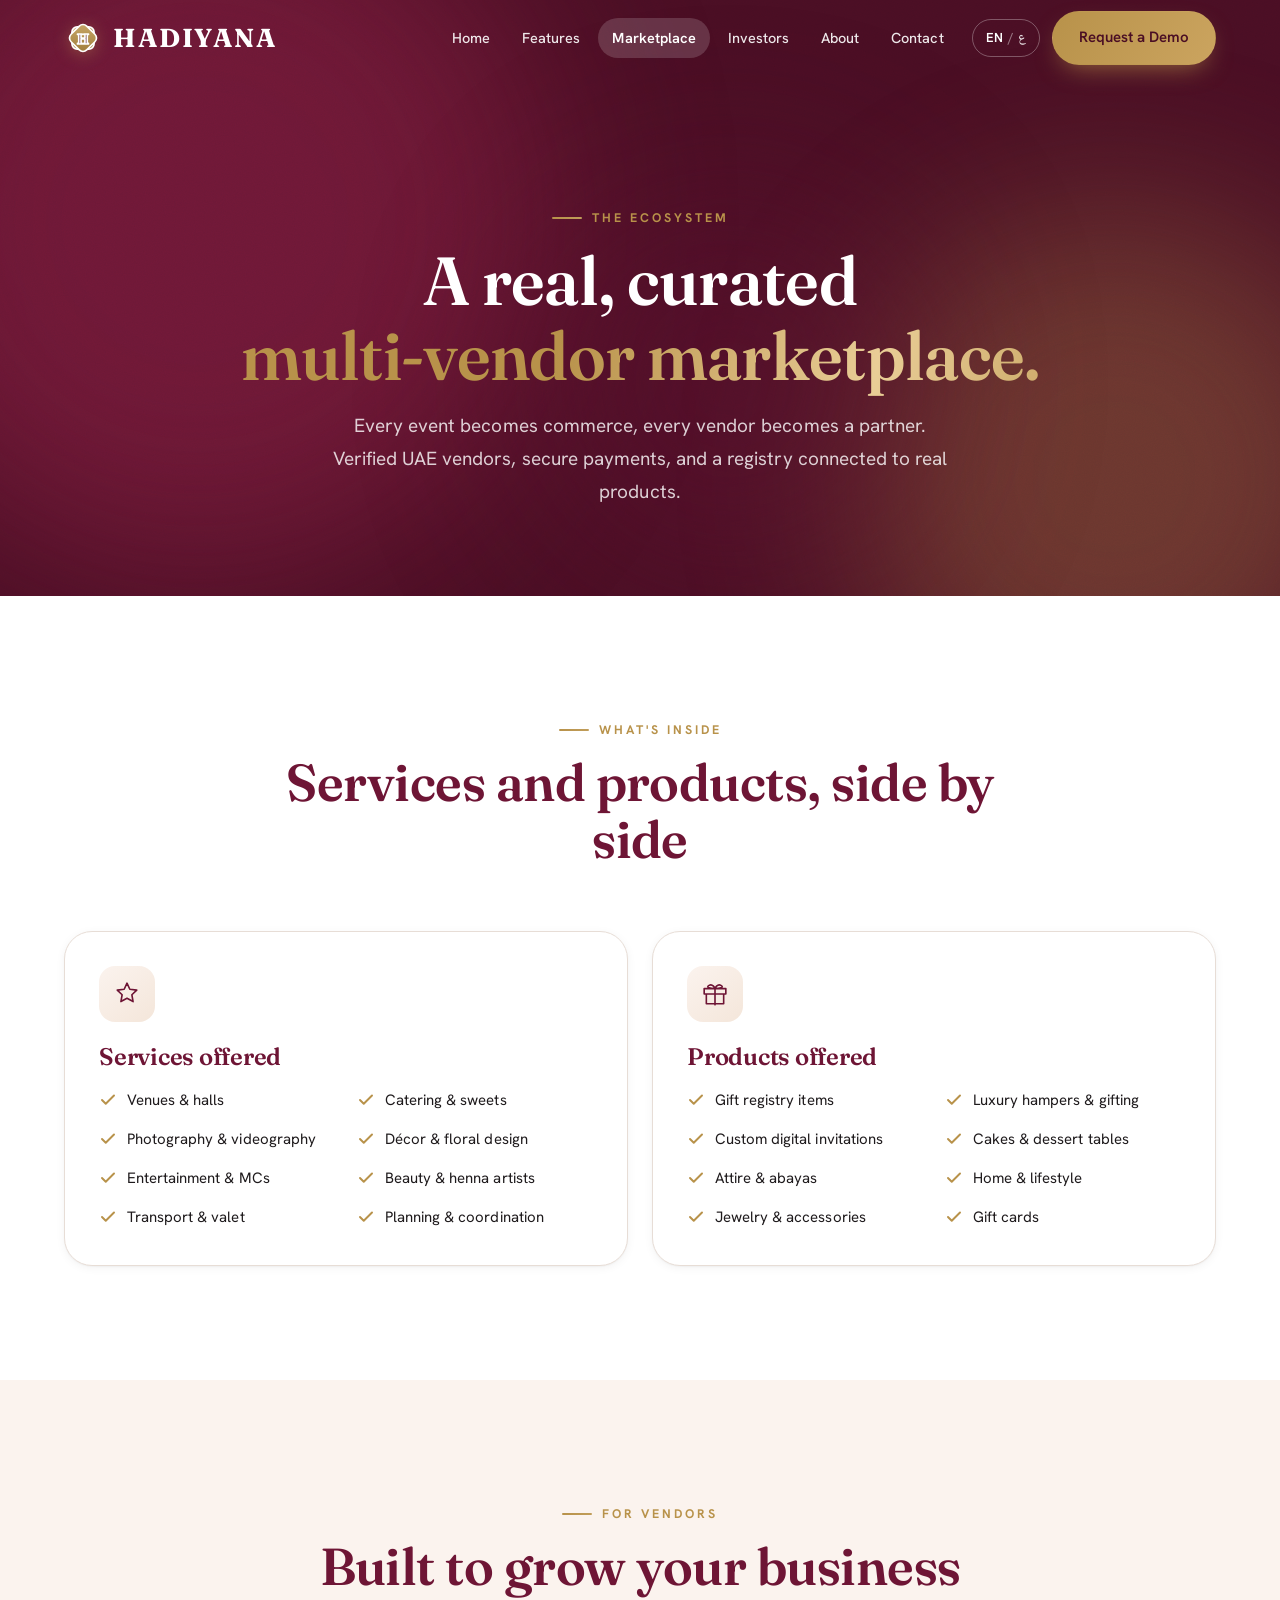
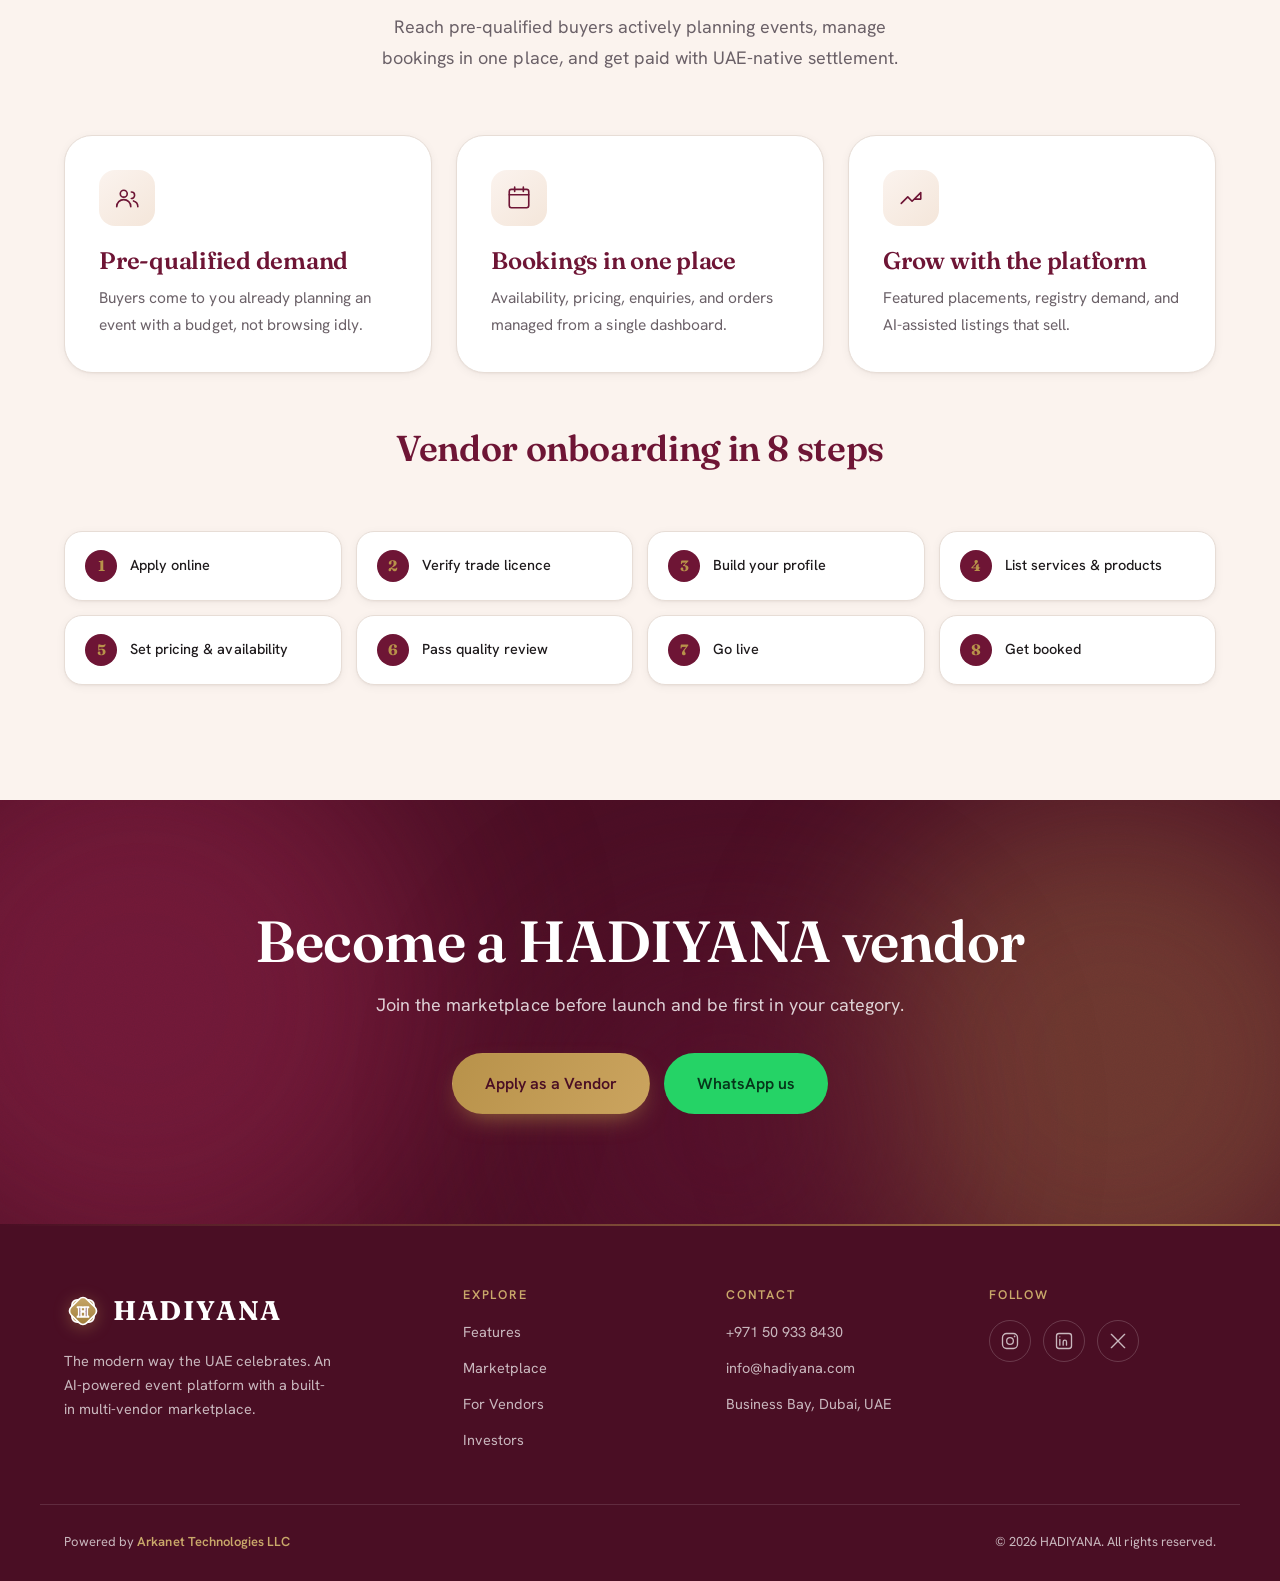
<file: hadiyana-site/marketplace.html>
<!DOCTYPE html>
<html lang="en" dir="ltr">
<head>
  <meta charset="UTF-8" />
  <meta name="viewport" content="width=device-width, initial-scale=1.0" />
  <title>Marketplace — HADIYANA | Multi-Vendor Marketplace &amp; Vendor Onboarding</title>
  <meta name="description" content="A real multi-vendor marketplace for UAE events — services, products, and an 8-step vendor onboarding journey." />
  <meta name="theme-color" content="#4A0E24" />
  <meta property="og:type" content="website" />
  <meta property="og:title" content="Marketplace — HADIYANA" />
  <meta property="og:description" content="A real multi-vendor marketplace for UAE events, with verified vendors and secure payments." />
  <link rel="icon" href="data:image/svg+xml,%3Csvg xmlns='http://www.w3.org/2000/svg' viewBox='0 0 32 32'%3E%3Crect width='32' height='32' rx='7' fill='%236E1535'/%3E%3Ctext x='16' y='22' font-family='Georgia,serif' font-size='18' fill='%23B8924A' text-anchor='middle'%3EH%3C/text%3E%3C/svg%3E" />
  <link rel="preconnect" href="https://fonts.googleapis.com" />
  <link rel="preconnect" href="https://fonts.gstatic.com" crossorigin />
  <link href="https://fonts.googleapis.com/css2?family=Fraunces:opsz,wght@9..144,500;9..144,600;9..144,700&family=Hanken+Grotesk:wght@400;500;600;700&family=Noto+Naskh+Arabic:wght@400;600;700&display=swap" rel="stylesheet" />
  <link rel="stylesheet" href="css/styles.css" />
</head>
<body>
  <a class="skip-link" href="#main">Skip to content</a>
  <div class="progress-bar" id="progressBar" aria-hidden="true"></div>

  <header class="site-header" id="siteHeader">
    <div class="container nav-wrap">
      <a class="brand" href="index.html" aria-label="HADIYANA home">
        <svg class="brand__logo" viewBox="0 0 36 36" aria-hidden="true"><defs><linearGradient id="hbrand" x1="0" y1="0" x2="1" y2="1"><stop offset="0" stop-color="#C9A86A"/><stop offset="1" stop-color="#9E7C38"/></linearGradient></defs><g fill="url(#hbrand)"><rect x="7.5" y="7.5" width="21" height="21" rx="5"/><rect x="7.5" y="7.5" width="21" height="21" rx="5" transform="rotate(45 18 18)"/></g><text x="18" y="19" text-anchor="middle" dominant-baseline="central" font-family="Georgia, serif" font-weight="700" font-size="14" fill="#4A0E24">H</text></svg>
        <span class="brand__name">HADIYANA</span>
      </a>
      <nav class="nav" id="primaryNav" aria-label="Primary">
        <button class="nav__close" id="navClose" aria-label="Close menu">
          <svg viewBox="0 0 24 24" aria-hidden="true"><path d="M6 6l12 12M18 6L6 18"/></svg>
        </button>
        <a href="index.html" data-ar="الرئيسية">Home</a>
        <a href="features.html" data-ar="المميزات">Features</a>
        <a href="marketplace.html" class="is-current" data-ar="السوق">Marketplace</a>
        <a href="investors.html" data-ar="للمستثمرين">Investors</a>
        <a href="about.html" data-ar="من نحن">About</a>
        <a href="contact.html" data-ar="تواصل معنا">Contact</a>
        <div class="nav__actions">
          <button class="lang-toggle" id="langToggle" aria-label="Switch language" aria-pressed="false">
            <span class="lang-toggle__opt is-active" data-lang="en">EN</span>
            <span class="lang-toggle__sep">/</span>
            <span class="lang-toggle__opt" data-lang="ar">ع</span>
          </button>
          <a class="btn btn--gold" href="contact.html" data-ar="اطلب عرضاً">Request a Demo</a>
        </div>
      </nav>
      <button class="hamburger" id="hamburger" aria-label="Open menu" aria-expanded="false" aria-controls="primaryNav">
        <span></span><span></span><span></span>
      </button>
    </div>
  </header>
  <div class="nav-scrim" id="navScrim" hidden></div>

  <main id="main">
    <!-- ============ PAGE HERO ============ -->
    <section class="page-hero">
      <div class="aurora" aria-hidden="true"><span></span><span></span><span></span></div>
      <div class="grain" aria-hidden="true"></div>
      <div class="container stagger">
        <p class="eyebrow">The ecosystem</p>
        <h1 class="page-hero__title">A real, curated<br><span class="grad-text">multi-vendor marketplace.</span></h1>
        <p class="page-hero__sub">Every event becomes commerce, every vendor becomes a partner. Verified UAE vendors, secure payments, and a registry connected to real products.</p>
      </div>
    </section>

    <!-- ============ SERVICES / PRODUCTS ============ -->
    <section class="section" aria-labelledby="offer-title">
      <div class="container">
        <div class="section-head" data-reveal>
          <p class="eyebrow">What's inside</p>
          <h2 class="section-title" id="offer-title">Services and products, side by side</h2>
        </div>
        <div class="cards-2" data-reveal-group>
          <article class="card" data-tilt>
            <div class="card__icon"><svg viewBox="0 0 24 24"><path d="M12 2l2.6 5.6L21 8.4l-4.5 4.3 1.1 6.3L12 16l-5.6 3 1.1-6.3L3 8.4l6.4-.8z"/></svg></div>
            <h3>Services offered</h3>
            <ul class="check-list" style="margin-top:18px;">
              <li>Venues &amp; halls</li>
              <li>Catering &amp; sweets</li>
              <li>Photography &amp; videography</li>
              <li>Décor &amp; floral design</li>
              <li>Entertainment &amp; MCs</li>
              <li>Beauty &amp; henna artists</li>
              <li>Transport &amp; valet</li>
              <li>Planning &amp; coordination</li>
            </ul>
          </article>
          <article class="card" data-tilt>
            <div class="card__icon"><svg viewBox="0 0 24 24"><path d="M20 12v9H4v-9M2 7h20v5H2zM12 22V7M12 7S10 2 6.5 4 8 7 12 7zM12 7s2-5 5.5-3S16 7 12 7z"/></svg></div>
            <h3>Products offered</h3>
            <ul class="check-list" style="margin-top:18px;">
              <li>Gift registry items</li>
              <li>Luxury hampers &amp; gifting</li>
              <li>Custom digital invitations</li>
              <li>Cakes &amp; dessert tables</li>
              <li>Attire &amp; abayas</li>
              <li>Home &amp; lifestyle</li>
              <li>Jewelry &amp; accessories</li>
              <li>Gift cards</li>
            </ul>
          </article>
        </div>
      </div>
    </section>

    <!-- ============ FOR VENDORS ============ -->
    <section class="section section--cream" id="vendors" aria-labelledby="vendors-title">
      <div class="container">
        <div class="section-head section-head--center" data-reveal>
          <p class="eyebrow">For vendors</p>
          <h2 class="section-title" id="vendors-title">Built to grow your business</h2>
          <p class="section-sub">Reach pre-qualified buyers actively planning events, manage bookings in one place, and get paid with UAE-native settlement.</p>
        </div>
        <div class="cards-3" data-reveal-group>
          <article class="card">
            <div class="card__icon"><svg viewBox="0 0 24 24"><circle cx="9" cy="8" r="3.2"/><path d="M2.5 20a6.5 6.5 0 0113 0M16 6.5a3 3 0 010 6M22 20a5.5 5.5 0 00-4-5.3"/></svg></div>
            <h3>Pre-qualified demand</h3>
            <p>Buyers come to you already planning an event with a budget, not browsing idly.</p>
          </article>
          <article class="card">
            <div class="card__icon"><svg viewBox="0 0 24 24"><rect x="3" y="4" width="18" height="17" rx="2"/><path d="M3 9h18M8 2v4M16 2v4"/></svg></div>
            <h3>Bookings in one place</h3>
            <p>Availability, pricing, enquiries, and orders managed from a single dashboard.</p>
          </article>
          <article class="card">
            <div class="card__icon"><svg viewBox="0 0 24 24"><path d="M3 17l6-6 4 4 8-8M21 7v6h-6"/></svg></div>
            <h3>Grow with the platform</h3>
            <p>Featured placements, registry demand, and AI-assisted listings that sell.</p>
          </article>
        </div>

        <div style="margin-top:56px;" data-reveal>
          <div class="section-head section-head--center">
            <h2 class="section-title" style="font-size:clamp(24px,3vw,36px);">Vendor onboarding in 8 steps</h2>
          </div>
          <ol class="stepper" data-reveal-group>
            <li><span class="stepper__n">1</span>Apply online</li>
            <li><span class="stepper__n">2</span>Verify trade licence</li>
            <li><span class="stepper__n">3</span>Build your profile</li>
            <li><span class="stepper__n">4</span>List services &amp; products</li>
            <li><span class="stepper__n">5</span>Set pricing &amp; availability</li>
            <li><span class="stepper__n">6</span>Pass quality review</li>
            <li><span class="stepper__n">7</span>Go live</li>
            <li><span class="stepper__n">8</span>Get booked</li>
          </ol>
        </div>
      </div>
    </section>

    <!-- ============ CTA ============ -->
    <section class="cta-band" aria-labelledby="cta-title">
      <div class="aurora" aria-hidden="true"><span></span><span></span><span></span></div>
      <div class="grain" aria-hidden="true"></div>
      <div class="container" data-reveal>
        <h2 class="cta-band__title" id="cta-title">Become a HADIYANA vendor</h2>
        <p class="cta-band__sub">Join the marketplace before launch and be first in your category.</p>
        <div class="cta-band__actions">
          <a class="btn btn--gold btn--lg" href="contact.html">Apply as a Vendor</a>
          <a class="btn btn--whatsapp btn--lg" href="https://wa.me/971509338430" target="_blank" rel="noopener">WhatsApp us</a>
        </div>
      </div>
    </section>
  </main>

  <footer class="site-footer">
    <div class="container footer-grid">
      <div class="footer-brand">
        <a class="brand" href="index.html" aria-label="HADIYANA home">
          <svg class="brand__logo" viewBox="0 0 36 36" aria-hidden="true"><defs><linearGradient id="hbrandf" x1="0" y1="0" x2="1" y2="1"><stop offset="0" stop-color="#C9A86A"/><stop offset="1" stop-color="#9E7C38"/></linearGradient></defs><g fill="url(#hbrandf)"><rect x="7.5" y="7.5" width="21" height="21" rx="5"/><rect x="7.5" y="7.5" width="21" height="21" rx="5" transform="rotate(45 18 18)"/></g><text x="18" y="19" text-anchor="middle" dominant-baseline="central" font-family="Georgia, serif" font-weight="700" font-size="14" fill="#4A0E24">H</text></svg>
          <span class="brand__name brand__name--footer">HADIYANA</span>
        </a>
        <p>The modern way the UAE celebrates. An AI-powered event platform with a built-in multi-vendor marketplace.</p>
      </div>
      <nav class="footer-col" aria-label="Explore">
        <h4>Explore</h4>
        <a href="features.html">Features</a>
        <a href="marketplace.html">Marketplace</a>
        <a href="marketplace.html#vendors">For Vendors</a>
        <a href="investors.html">Investors</a>
      </nav>
      <div class="footer-col">
        <h4>Contact</h4>
        <a href="tel:+971509338430">+971 50 933 8430</a>
        <a href="mailto:info@hadiyana.com">info@hadiyana.com</a>
        <span>Business Bay, Dubai, UAE</span>
      </div>
      <div class="footer-col">
        <h4>Follow</h4>
        <div class="socials" aria-label="Social media">
          <a href="#" aria-label="Instagram"><svg viewBox="0 0 24 24"><rect x="3" y="3" width="18" height="18" rx="5"/><circle cx="12" cy="12" r="4"/><circle cx="17.5" cy="6.5" r="1" fill="currentColor" stroke="none"/></svg></a>
          <a href="#" aria-label="LinkedIn"><svg viewBox="0 0 24 24"><rect x="3" y="3" width="18" height="18" rx="3"/><path d="M7 10v7M7 7v.01M11 17v-4a2 2 0 014 0v4"/></svg></a>
          <a href="#" aria-label="X"><svg viewBox="0 0 24 24"><path d="M4 4l16 16M20 4L4 20"/></svg></a>
        </div>
      </div>
    </div>
    <div class="container footer-bar">
      <p>Powered by <strong>Arkanet Technologies LLC</strong></p>
      <p>&copy; <span id="year">2026</span> HADIYANA. All rights reserved.</p>
    </div>
  </footer>

  <script src="js/main.js" defer></script>
</body>
</html>
</file>
<file: css/styles.css>
/* =============================================================
   HADIYANA — multi-page marketing site
   Modern UI: video/aurora heroes, glass + macbook mockups,
   animated borders, staggered reveals, marquee, tilt.
   Pure CSS; RTL-ready via logical properties.
   ============================================================= */

@property --bd { syntax: "<angle>"; inherits: false; initial-value: 0deg; }

:root {
  --burgundy:       #6E1535;
  --burgundy-deep:  #4A0E24;
  --champagne-gold: #B8924A;
  --gold-soft:      #C9A86A;
  --cream:          #FBF3EE;
  --ink:            #1E1A1C;
  --muted:          #6B6168;
  --white:          #FFFFFF;
  --line:           #E7DDD6;
  --whatsapp:       #25D366;

  --serif: "Fraunces", "Noto Naskh Arabic", Georgia, serif;
  --sans:  "Hanken Grotesk", "Noto Naskh Arabic", -apple-system, BlinkMacSystemFont, "Segoe UI", sans-serif;
  /* figures share the display serif — elegant lining numerals */
  --num:   "Fraunces", Georgia, serif;

  --radius-sm: 12px;
  --radius:    18px;
  --radius-lg: 28px;

  --shadow-sm: 0 1px 2px rgba(30,26,28,.04), 0 2px 10px rgba(30,26,28,.05);
  --shadow-md: 0 12px 32px -14px rgba(74,14,36,.25), 0 4px 12px rgba(30,26,28,.06);
  --shadow-lg: 0 36px 70px -28px rgba(74,14,36,.4);

  --container: 1200px;
  --ease: cubic-bezier(.22,1,.36,1);
  --ease-spring: cubic-bezier(.34,1.56,.64,1);
}

*, *::before, *::after { box-sizing: border-box; }
html { scroll-behavior: smooth; scroll-padding-top: 96px; -webkit-text-size-adjust: 100%; }
body {
  margin: 0;
  font-family: var(--sans);
  font-size: 16px;
  line-height: 1.72;
  letter-spacing: .002em;
  color: var(--ink);
  background: var(--white);
  -webkit-font-smoothing: antialiased;
  text-rendering: optimizeLegibility;
  overflow-x: clip;
}
img { max-width: 100%; display: block; }
a { color: inherit; text-decoration: none; }
ul, ol { margin: 0; padding: 0; list-style: none; }
h1, h2, h3, h4 { margin: 0; font-family: var(--serif); font-weight: 600; line-height: 1.1; letter-spacing: -0.01em; }
p { margin: 0; }
button { font-family: inherit; cursor: pointer; }
svg { width: 20px; height: 20px; fill: none; stroke: currentColor; stroke-width: 1.6; stroke-linecap: round; stroke-linejoin: round; }
:focus-visible { outline: 2px solid var(--champagne-gold); outline-offset: 3px; border-radius: 4px; }

/* figures use the numeric face, tabular + tight */
.num, .stat__num, .hero-stat__num, .flow__big, .tl-step__n, .stepper__n,
.card__num, .feature .card__num, .mb-stat { font-family: var(--num); font-variant-numeric: tabular-nums; letter-spacing: -.02em; }

.skip-link {
  position: absolute; inset-inline-start: 12px; top: -60px;
  background: var(--burgundy); color: #fff; padding: 10px 16px;
  border-radius: var(--radius-sm); z-index: 300; transition: top .2s var(--ease);
}
.skip-link:focus { top: 12px; }

.container { width: 100%; max-width: var(--container); margin-inline: auto; padding-inline: 24px; }
.container--narrow { max-width: 840px; }
.section { padding-block: clamp(64px, 9vw, 120px); position: relative; }
.section--cream { background: var(--cream); }
.section--ink { background: var(--burgundy-deep); color: #fff; }

/* animated top rule on highlighted sections */
.section--ink, .stats-band { position: relative; }
.section--ink::before, .stats-band::before {
  content: ""; position: absolute; inset-inline: 0; top: 0; height: 2px;
  background: linear-gradient(90deg, transparent, var(--champagne-gold), transparent);
  background-size: 220% 100%; animation: slideRule 5s linear infinite;
}
@keyframes slideRule { to { background-position: -220% 0; } }

/* ---------- Scroll progress ---------- */
.progress-bar {
  position: fixed; top: 0; inset-inline-start: 0; height: 3px; width: 0%;
  background: linear-gradient(90deg, var(--burgundy), var(--champagne-gold));
  z-index: 200; pointer-events: none;
}

/* ---------- Typography helpers ---------- */
.eyebrow {
  display: inline-flex; align-items: center; gap: 10px;
  text-transform: uppercase; letter-spacing: .24em; font-size: 12.5px; font-weight: 700;
  color: var(--champagne-gold); margin-bottom: 14px;
}
.eyebrow::before {
  content: ""; width: 30px; height: 2px; border-radius: 2px;
  background: linear-gradient(90deg, var(--champagne-gold), var(--gold-soft));
  background-size: 200% 100%; animation: shimmer 3s linear infinite;
}
.section-title { font-size: clamp(31px, 4.2vw, 52px); color: var(--burgundy); }
.section-title--light { color: #fff; }
.section-sub { color: var(--muted); font-size: clamp(16px, 1.5vw, 18px); margin-top: 16px; max-width: 56ch; }
.section--ink .section-sub { color: rgba(255,255,255,.78); }
/* editorial default: section headers are centered */
.section-head { margin: 0 auto clamp(38px, 5vw, 62px); max-width: 760px; text-align: center; }
.section-head .eyebrow { justify-content: center; }
.section-head .section-sub { margin-inline: auto; }
.section-head--center { margin-inline: auto; text-align: center; }

.grad-text {
  background: linear-gradient(100deg, var(--champagne-gold) 20%, #E9CD96 40%, var(--champagne-gold) 60%);
  background-size: 200% auto;
  -webkit-background-clip: text; background-clip: text;
  -webkit-text-fill-color: transparent; color: transparent;
  animation: shimmer 5s linear infinite;
}
@keyframes shimmer { to { background-position: -200% center; } }

/* ---------- Buttons ---------- */
.btn {
  position: relative;
  display: inline-flex; align-items: center; justify-content: center; gap: 9px;
  font-weight: 600; font-size: 15px;
  padding: 13px 26px;
  border: 1.5px solid transparent;
  border-radius: 999px;
  transition: transform .2s var(--ease-spring), background .25s var(--ease), color .25s var(--ease), box-shadow .25s var(--ease), border-color .25s var(--ease);
  overflow: hidden; white-space: nowrap;
}
.btn:hover { transform: translateY(-2px); }
.btn:active { transform: translateY(0); }
.btn svg { width: 18px; height: 18px; transition: transform .25s var(--ease); }
.btn:hover svg { transform: translateX(3px); }
[dir="rtl"] .btn:hover svg { transform: translateX(-3px); }
.btn--lg { padding: 16px 32px; font-size: 16px; }
.btn--block { width: 100%; }

.btn--gold {
  background: linear-gradient(120deg, var(--champagne-gold), #CBA45F);
  color: var(--burgundy-deep);
  box-shadow: 0 10px 26px -10px rgba(184,146,74,.75);
}
.btn--gold::after {
  content: ""; position: absolute; inset: 0;
  background: linear-gradient(105deg, transparent 35%, rgba(255,255,255,.5) 50%, transparent 65%);
  transform: translateX(-120%); transition: transform .6s var(--ease);
}
.btn--gold:hover::after { transform: translateX(120%); }
.btn--gold:hover { box-shadow: 0 16px 34px -12px rgba(184,146,74,.9); }

.btn--ghost { background: rgba(255,255,255,.06); color: var(--burgundy); border-color: var(--line); }
.btn--ghost:hover { border-color: var(--champagne-gold); background: rgba(184,146,74,.07); }
.btn--ghost-light { background: rgba(255,255,255,.08); color: #fff; border-color: rgba(255,255,255,.32); backdrop-filter: blur(6px); }
.btn--ghost-light:hover { background: rgba(255,255,255,.18); border-color: rgba(255,255,255,.6); }
.btn--whatsapp { background: var(--whatsapp); color: #06351a; }
.btn--whatsapp:hover { background: #1fc25c; }

/* ============================================================
   HEADER — adaptive (light over dark hero, dark when scrolled)
   ============================================================ */
.site-header {
  position: fixed; inset-block-start: 0; inset-inline: 0; z-index: 100;
  color: #fff; /* sets currentColor for brand wordmark over hero */
  transition: background .3s var(--ease), box-shadow .3s var(--ease), border-color .3s var(--ease);
  border-bottom: 1px solid transparent;
}
.site-header.is-scrolled {
  background: rgba(251,243,238,.86);
  backdrop-filter: saturate(160%) blur(16px);
  -webkit-backdrop-filter: saturate(160%) blur(16px);
  border-bottom-color: var(--line);
  box-shadow: var(--shadow-sm);
  color: var(--burgundy);
}
.nav-wrap { display: flex; align-items: center; justify-content: space-between; min-height: 76px; gap: 20px; }

.brand { display: inline-flex; align-items: center; gap: 11px; flex-shrink: 0; color: inherit; }
.brand__logo { width: 38px; height: 38px; flex-shrink: 0; filter: drop-shadow(0 3px 8px rgba(184,146,74,.4)); }
.brand__name { font-family: var(--serif); font-weight: 700; font-size: 26px; letter-spacing: .06em; color: currentColor; }

.nav { display: flex; align-items: center; gap: 4px; }
.nav > a {
  font-size: 14.5px; font-weight: 500; color: rgba(255,255,255,.9);
  padding: 8px 14px; border-radius: 999px;
  transition: color .2s var(--ease), background .2s var(--ease);
}
.nav > a:hover { color: #fff; background: rgba(255,255,255,.12); }
.nav > a.is-current { color: #fff; background: rgba(255,255,255,.16); font-weight: 600; }
.site-header.is-scrolled .nav > a { color: var(--ink); }
.site-header.is-scrolled .nav > a:hover { color: var(--burgundy); background: rgba(110,21,53,.06); }
.site-header.is-scrolled .nav > a.is-current { color: var(--burgundy); background: rgba(110,21,53,.09); }

.nav__actions { display: flex; align-items: center; gap: 12px; margin-inline-start: 10px; }
.nav__close { display: none; background: none; border: 0; color: var(--burgundy); }

.lang-toggle {
  display: inline-flex; align-items: center; gap: 5px;
  background: none; border: 1.5px solid rgba(255,255,255,.3); border-radius: 999px;
  padding: 7px 13px; font-size: 13px; font-weight: 600; color: rgba(255,255,255,.85);
  transition: border-color .2s var(--ease), color .2s var(--ease);
}
.lang-toggle:hover { border-color: var(--gold-soft); }
.lang-toggle__opt.is-active { color: #fff; }
.lang-toggle__sep { opacity: .5; }
.site-header.is-scrolled .lang-toggle { border-color: var(--line); color: var(--muted); }
.site-header.is-scrolled .lang-toggle__opt.is-active { color: var(--burgundy); }

.hamburger { display: none; flex-direction: column; gap: 5px; background: none; border: 0; padding: 10px; }
.hamburger span { width: 24px; height: 2px; background: #fff; border-radius: 2px; transition: background .25s var(--ease); }
.site-header.is-scrolled .hamburger span { background: var(--burgundy); }

.nav-scrim { position: fixed; inset: 0; background: rgba(30,26,28,.55); z-index: 90; opacity: 0; transition: opacity .3s var(--ease); }
.nav-scrim.is-open { opacity: 1; }

/* When the mobile menu is open: kill the header's backdrop-filter so the
   fixed nav panel is positioned against the viewport (not a clipped,
   semi-transparent header box), and keep the bar controls legible. */
body.menu-open .site-header {
  background: transparent !important; box-shadow: none !important;
  border-bottom-color: transparent !important;
  backdrop-filter: none !important; -webkit-backdrop-filter: none !important;
}
body.menu-open .brand { color: #fff; }
body.menu-open .hamburger span { background: #fff; }

/* ============================================================
   HOME HERO — video / aurora background
   ============================================================ */
.hero {
  position: relative; min-height: 92vh;
  display: flex; align-items: center;
  padding-block: clamp(140px, 16vw, 180px) clamp(70px, 8vw, 100px);
  background: var(--burgundy-deep); color: #fff;
  overflow: clip; isolation: isolate;
}
/* Video background (needs network). SWAP POINT: replace the iframe with
   a <video> element + assets/img poster for a fully-offline asset. */
.hero__bg { position: absolute; inset: 0; z-index: -3; overflow: hidden; }
/* Transparent shield over the iframe so hovering never reveals YouTube's
   control bar, play button, or next-video suggestions. */
.hero__bg::after { content: ""; position: absolute; inset: 0; z-index: 2; }
.hero__bg iframe, .hero__bg video {
  position: absolute; top: 50%; left: 50%;
  width: 100vw; height: 56.25vw; min-height: 100%; min-width: 177.78vh;
  border: 0; object-fit: cover; pointer-events: none;
}
/* Zoom in and lift the YouTube embed so its title bar (top) and the
   control chrome (bottom) are cropped above/below the visible hero. */
.hero__bg iframe { transform: translate(-50%, -54%) scale(1.45); }
.hero__bg video  { transform: translate(-50%, -50%); }
@media (max-width: 700px) {
  .hero__bg iframe { transform: translate(-50%, -56%) scale(2.1); }
}
.hero__overlay {
  position: absolute; inset: 0; z-index: -2;
  background: linear-gradient(180deg, rgba(74,14,36,.8), rgba(74,14,36,.5) 42%, rgba(30,26,28,.85));
}

/* aurora fallback sits behind the video (visible if it fails / offline) */
.aurora { position: absolute; inset: 0; z-index: -4; overflow: hidden; }
.aurora span { position: absolute; border-radius: 50%; filter: blur(90px); opacity: .55; will-change: transform; }
.aurora span:nth-child(1) { width: 55vw; height: 55vw; background: #8E2247; top: -22%; inset-inline-start: -12%; animation: drift1 16s ease-in-out infinite alternate; }
.aurora span:nth-child(2) { width: 42vw; height: 42vw; background: #B8924A; bottom: -25%; inset-inline-end: -8%; opacity: .32; animation: drift2 20s ease-in-out infinite alternate; }
.aurora span:nth-child(3) { width: 30vw; height: 30vw; background: #5d1130; top: 32%; inset-inline-start: 42%; opacity: .5; animation: drift3 14s ease-in-out infinite alternate; }
@keyframes drift1 { to { transform: translate(9%, 13%) scale(1.12); } }
@keyframes drift2 { to { transform: translate(-11%, -9%) scale(1.18); } }
@keyframes drift3 { to { transform: translate(-14%, 11%) scale(.9); } }

.grain {
  position: absolute; inset: 0; z-index: -1; pointer-events: none; opacity: .12; mix-blend-mode: overlay;
  background-image: url("data:image/svg+xml,%3Csvg xmlns='http://www.w3.org/2000/svg' width='160' height='160'%3E%3Cfilter id='n'%3E%3CfeTurbulence type='fractalNoise' baseFrequency='.9' numOctaves='2'/%3E%3C/filter%3E%3Crect width='160' height='160' filter='url(%23n)' opacity='.6'/%3E%3C/svg%3E");
}

.hero__content { max-width: 860px; margin-inline: auto; text-align: center; }
.hero-pill {
  display: inline-flex; align-items: center; gap: 9px;
  padding: 8px 16px; border-radius: 999px;
  background: rgba(255,255,255,.1); border: 1px solid rgba(255,255,255,.2);
  backdrop-filter: blur(8px);
  font-size: 13px; font-weight: 600; letter-spacing: .04em; margin-bottom: 26px;
}
.hero-pill .pulse { width: 8px; height: 8px; border-radius: 50%; background: var(--gold-soft); position: relative; }
.hero-pill .pulse::after { content: ""; position: absolute; inset: -5px; border-radius: 50%; border: 1.5px solid var(--gold-soft); animation: pulse 2s var(--ease) infinite; }
@keyframes pulse { 0% { transform: scale(.5); opacity: 1; } 100% { transform: scale(1.4); opacity: 0; } }

.hero__title { font-size: clamp(38px, 8.5vw, 88px); color: #fff; line-height: 1.02; text-shadow: 0 2px 30px rgba(0,0,0,.25); }
.hero__sub { font-size: clamp(16.5px, 1.7vw, 20px); color: rgba(255,255,255,.84); margin: 24px auto 34px; max-width: 52ch; }
.hero__cta { display: flex; flex-wrap: wrap; gap: 14px; margin-bottom: 40px; justify-content: center; }

.hero-stats { display: flex; gap: clamp(24px, 4vw, 52px); flex-wrap: wrap; justify-content: center; padding-top: 28px; border-top: 1px solid rgba(255,255,255,.18); }
.hero-stat__num { font-size: clamp(28px, 3vw, 40px); font-weight: 700; color: var(--gold-soft); line-height: 1; }
.hero-stat__label { font-size: 12.5px; color: rgba(255,255,255,.72); margin-top: 6px; letter-spacing: .04em; }

/* Staggered entrance */
.stagger > * { opacity: 0; transform: translateY(26px); animation: rise .9s var(--ease) forwards; }
.stagger > *:nth-child(1) { animation-delay: .05s; }
.stagger > *:nth-child(2) { animation-delay: .15s; }
.stagger > *:nth-child(3) { animation-delay: .25s; }
.stagger > *:nth-child(4) { animation-delay: .35s; }
.stagger > *:nth-child(5) { animation-delay: .45s; }
@keyframes rise { to { opacity: 1; transform: none; } }

.scroll-cue { position: absolute; bottom: 24px; inset-inline: 0; margin-inline: auto; width: 26px; height: 42px; border: 1.5px solid rgba(255,255,255,.4); border-radius: 999px; z-index: 1; }
.scroll-cue::before { content: ""; position: absolute; top: 8px; left: 50%; width: 4px; height: 8px; margin-left: -2px; border-radius: 999px; background: var(--gold-soft); animation: cue 1.8s var(--ease) infinite; }
@keyframes cue { 0% { transform: translateY(0); opacity: 1; } 70% { transform: translateY(14px); opacity: 0; } 100% { opacity: 0; } }

/* ============================================================
   PAGE HERO (subpages)
   ============================================================ */
.page-hero {
  position: relative;
  padding-block: clamp(150px, 17vw, 200px) clamp(60px, 7vw, 88px);
  background: var(--burgundy-deep); color: #fff;
  overflow: clip; isolation: isolate; text-align: center;
}
.page-hero .aurora { z-index: -2; }
.page-hero .eyebrow { justify-content: center; }
.page-hero__title { font-size: clamp(32px, 7vw, 68px); color: #fff; }
.page-hero__sub { color: rgba(255,255,255,.8); font-size: clamp(16px, 1.6vw, 19px); max-width: 58ch; margin: 18px auto 0; }
.page-hero__visual { margin-top: clamp(36px, 5vw, 56px); }

/* ============================================================
   MACBOOK MOCKUP
   ============================================================ */
.macbook { width: min(720px, 100%); margin-inline: auto; }
.macbook__screen {
  position: relative; aspect-ratio: 16 / 10;
  background: #15100f; border: 11px solid #211b1e; border-radius: 20px 20px 4px 4px;
  box-shadow: var(--shadow-lg), inset 0 0 0 2px #000; overflow: hidden;
}
.macbook__cam { position: absolute; top: 5px; left: 50%; transform: translateX(-50%); width: 6px; height: 6px; border-radius: 50%; background: #3a3034; z-index: 3; box-shadow: inset 0 0 0 1px rgba(255,255,255,.15); }
.macbook__ui { position: absolute; inset: 0; background: linear-gradient(160deg, #fff, var(--cream)); padding: 18px; display: flex; flex-direction: column; gap: 14px; }
.mb-top { display: flex; align-items: center; justify-content: space-between; }
.mb-logo { font-family: var(--serif); font-weight: 700; font-size: 18px; letter-spacing: .06em; color: var(--burgundy); }
.mb-pillrow { display: flex; gap: 6px; }
.mb-pillrow i { width: 26px; height: 8px; border-radius: 999px; background: var(--line); }
.mb-pillrow i:first-child { width: 40px; background: var(--gold-soft); }
.mb-grid { flex: 1; display: grid; grid-template-columns: 1.6fr 1fr 1fr; grid-auto-rows: 1fr; gap: 12px; }
.mb-card { background: #fff; border: 1px solid var(--line); border-radius: 12px; padding: 16px; display: flex; flex-direction: column; justify-content: center; gap: 6px; box-shadow: var(--shadow-sm); }
.mb-card--lg { grid-row: span 2; justify-content: flex-start; gap: 10px; }
.mb-card--wide { grid-column: 2 / 4; }
.mb-eyebrow { font-size: 10px; letter-spacing: .14em; text-transform: uppercase; font-weight: 700; color: var(--champagne-gold); }
.mb-title { font-family: var(--serif); font-weight: 700; font-size: 22px; color: var(--burgundy); }
.mb-stat { font-family: var(--num); font-variant-numeric: tabular-nums; font-weight: 700; font-size: 26px; color: var(--burgundy); line-height: 1; }
.mb-meta { font-size: 12px; color: var(--muted); }
.mb-bar { height: 9px; border-radius: 999px; background: var(--line); overflow: hidden; margin-top: 4px; }
.mb-bar span { display: block; height: 100%; width: 78%; border-radius: 999px; background: linear-gradient(90deg, var(--burgundy), var(--champagne-gold)); }
.mb-chips { display: flex; flex-wrap: wrap; gap: 6px; margin-top: 4px; }
.mb-chips b { font-size: 11px; font-weight: 600; padding: 5px 10px; border-radius: 999px; background: var(--cream); border: 1px solid var(--line); color: var(--burgundy); }
.macbook__base {
  position: relative; height: 16px; margin: 0 -3%;
  background: linear-gradient(#dcd7d3, #b3aca7); border-radius: 0 0 12px 12px;
  box-shadow: 0 14px 24px -10px rgba(0,0,0,.4);
}
.macbook__base::before { content: ""; position: absolute; top: 0; left: 50%; transform: translateX(-50%); width: 130px; height: 7px; background: #968f8a; border-radius: 0 0 9px 9px; }
.macbook--float { animation: floaty 7s ease-in-out infinite; }
@keyframes floaty { 0%,100% { transform: translateY(0); } 50% { transform: translateY(-14px); } }

/* ============================================================
   MARQUEE
   ============================================================ */
.marquee { background: var(--burgundy); color: var(--cream); padding-block: 18px; overflow: hidden; border-block: 1px solid rgba(255,255,255,.08); }
.marquee__track { display: flex; width: max-content; animation: marquee 36s linear infinite; }
.marquee:hover .marquee__track { animation-play-state: paused; }
@keyframes marquee { to { transform: translateX(-50%); } }
[dir="rtl"] .marquee__track { animation-name: marquee-rtl; }
@keyframes marquee-rtl { to { transform: translateX(50%); } }
.marquee__group { display: flex; align-items: center; flex-shrink: 0; }
.marquee__item { display: flex; align-items: center; gap: 22px; padding-inline: 22px; font-family: var(--serif); font-size: 20px; white-space: nowrap; }
.marquee__item::after { content: "✦"; font-size: 12px; color: var(--gold-soft); font-style: normal; }

/* ============================================================
   CARDS / GRIDS
   ============================================================ */
.cards-3 { display: grid; grid-template-columns: repeat(3, 1fr); gap: 24px; }
.cards-2 { display: grid; grid-template-columns: repeat(2, 1fr); gap: 24px; }
.cards-4 { display: grid; grid-template-columns: repeat(4, 1fr); gap: 20px; }

.card {
  position: relative; background: #fff; border: 1px solid var(--line); border-radius: var(--radius-lg);
  padding: 34px; box-shadow: var(--shadow-sm);
  transition: transform .35s var(--ease), box-shadow .35s var(--ease); overflow: hidden;
}
.card::before {
  content: ""; position: absolute; inset-inline: 0; top: 0; height: 3px;
  background: linear-gradient(90deg, var(--burgundy), var(--champagne-gold));
  transform: scaleX(0); transform-origin: 0 0; transition: transform .4s var(--ease);
}
[dir="rtl"] .card::before { transform-origin: 100% 0; }
.card:hover { transform: translateY(-6px); box-shadow: var(--shadow-md); }
.card:hover::before { transform: scaleX(1); }

.card__icon {
  width: 56px; height: 56px; border-radius: 16px; display: grid; place-items: center;
  background: linear-gradient(140deg, var(--cream), #f4e6da); color: var(--burgundy);
  margin-bottom: 22px; transition: transform .35s var(--ease-spring);
}
.card:hover .card__icon { transform: scale(1.08) rotate(-4deg); }
.card__icon svg { width: 26px; height: 26px; stroke-width: 1.5; }
.card h3 { font-size: 24px; color: var(--burgundy); margin-bottom: 10px; }
.card p { color: var(--muted); font-size: 15.5px; }
.card__num { font-weight: 700; font-size: 15px; color: var(--champagne-gold); display: block; margin-bottom: 12px; }

/* Feature grid (16 modules) — animated conic border */
.feature-grid { display: grid; grid-template-columns: repeat(4, 1fr); gap: 18px; }
.feature {
  position: relative; padding: 26px; border-radius: var(--radius); border: 1px solid var(--line); background: #fff;
  transition: transform .3s var(--ease), box-shadow .3s var(--ease); overflow: hidden;
}
.feature::before {
  content: ""; position: absolute; inset: 0; border-radius: inherit; padding: 1.6px;
  background: conic-gradient(from var(--bd), transparent 0deg, var(--champagne-gold) 55deg, var(--gold-soft) 80deg, transparent 130deg, transparent 360deg);
  -webkit-mask: linear-gradient(#000 0 0) content-box, linear-gradient(#000 0 0);
  -webkit-mask-composite: xor; mask-composite: exclude;
  opacity: 0; transition: opacity .4s var(--ease); pointer-events: none;
}
.feature:hover { transform: translateY(-5px); box-shadow: var(--shadow-md); }
.feature:hover::before { opacity: 1; animation: bd-rot 2.6s linear infinite; }
@keyframes bd-rot { to { --bd: 360deg; } }
.feature__icon { width: 44px; height: 44px; border-radius: 12px; display: grid; place-items: center; background: linear-gradient(140deg, var(--cream), #f4e6da); color: var(--burgundy); margin-bottom: 16px; }
.feature__icon svg { width: 22px; height: 22px; }
.feature .card__num { position: absolute; top: 20px; inset-inline-end: 22px; margin: 0; opacity: .55; }
.feature h3 { font-size: 19.5px; color: var(--burgundy); margin-bottom: 8px; padding-inline-end: 26px; }
.feature p { font-size: 14.5px; color: var(--muted); line-height: 1.55; }

/* Pills */
.pills { display: flex; flex-wrap: wrap; gap: 12px; justify-content: center; }
.pills li { padding: 12px 22px; border-radius: 999px; background: #fff; border: 1px solid var(--line); font-size: 15px; font-weight: 500; transition: all .25s var(--ease); }
.pills li:hover { border-color: var(--champagne-gold); color: var(--burgundy); transform: translateY(-3px); box-shadow: var(--shadow-sm); }

/* Occasion category cards (Event types) */
.occasions { display: flex; flex-wrap: wrap; justify-content: center; gap: 20px; }
.occasion {
  flex: 1 1 220px; max-width: 300px;
  position: relative; background: #fff; border: 1px solid var(--line); border-radius: var(--radius-lg);
  padding: 32px 26px; text-align: center; box-shadow: var(--shadow-sm); overflow: hidden;
  transition: transform .35s var(--ease), box-shadow .35s var(--ease);
}
.occasion::before {
  content: ""; position: absolute; inset-inline: 0; top: 0; height: 3px;
  background: linear-gradient(90deg, var(--burgundy), var(--champagne-gold));
  transform: scaleX(0); transform-origin: 50% 0; transition: transform .4s var(--ease);
}
.occasion:hover { transform: translateY(-6px); box-shadow: var(--shadow-md); }
.occasion:hover::before { transform: scaleX(1); }
.occasion__icon {
  width: 66px; height: 66px; margin: 0 auto 18px; border-radius: 50%;
  display: grid; place-items: center;
  background: linear-gradient(140deg, var(--cream), #f4e6da); color: var(--burgundy);
  transition: transform .4s var(--ease-spring), background .4s var(--ease), color .4s var(--ease);
}
.occasion:hover .occasion__icon { transform: scale(1.1) rotate(-5deg); background: linear-gradient(140deg, var(--burgundy), var(--burgundy-deep)); color: var(--gold-soft); }
.occasion__icon svg { width: 29px; height: 29px; stroke-width: 1.5; }
.occasion h3 { font-size: 21px; color: var(--burgundy); margin-bottom: 9px; }
.occasion p { font-size: 14.5px; color: var(--muted); line-height: 1.55; }

/* ============================================================
   CONTRAST (problem/solution)
   ============================================================ */
.contrast { display: grid; grid-template-columns: 1fr 1fr; gap: 24px; }
.contrast__card { padding: 38px; border-radius: var(--radius-lg); position: relative; overflow: hidden; }
.contrast__card--problem { background: #fff; border: 1px solid var(--line); }
.contrast__card--solution { background: linear-gradient(150deg, var(--burgundy), var(--burgundy-deep)); color: #fff; box-shadow: var(--shadow-md); }
.contrast__card--solution::after { content: ""; position: absolute; width: 240px; height: 240px; border-radius: 50%; background: radial-gradient(circle, rgba(184,146,74,.35), transparent 70%); bottom: -120px; inset-inline-end: -80px; }
.contrast__label { font-family: var(--sans); font-size: 12px; text-transform: uppercase; letter-spacing: .2em; font-weight: 700; color: var(--muted); margin-bottom: 14px; }
.contrast__card--solution .contrast__label { color: var(--gold-soft); }
.contrast__lead { font-family: var(--serif); font-size: clamp(22px, 2.4vw, 28px); font-weight: 600; margin-bottom: 20px; color: var(--burgundy); }
.contrast__card--solution .contrast__lead { color: #fff; }
.contrast__list li { position: relative; padding-inline-start: 26px; margin-bottom: 11px; font-size: 15.5px; }
.contrast__list li::before { content: "✕"; position: absolute; inset-inline-start: 0; color: var(--muted); font-size: 13px; top: 2px; }
.contrast__card--solution .contrast__list li::before { content: "✓"; color: var(--gold-soft); font-weight: 700; }

/* ============================================================
   STATS BAND
   ============================================================ */
.stats-band { background: linear-gradient(135deg, var(--burgundy), var(--burgundy-deep)); color: #fff; overflow: clip; }
.stats { display: grid; grid-template-columns: repeat(auto-fit, minmax(160px, 1fr)); gap: 16px; }
.stat {
  display: flex; flex-direction: column; justify-content: center; gap: 10px;
  text-align: center; padding: 30px 18px; border-radius: var(--radius);
  background: rgba(255,255,255,.06); border: 1px solid rgba(255,255,255,.14);
  -webkit-backdrop-filter: blur(6px); backdrop-filter: blur(6px);
  transition: transform .3s var(--ease), background .3s var(--ease), border-color .3s var(--ease);
}
.stat:hover { transform: translateY(-5px); background: rgba(255,255,255,.1); border-color: rgba(184,146,74,.5); }
.stat__num { font-size: clamp(30px, 3.4vw, 44px); font-weight: 700; color: var(--gold-soft); line-height: 1.05; }
.stat__label { font-size: 12.5px; color: rgba(255,255,255,.75); letter-spacing: .02em; }

/* ============================================================
   TIMELINE / STEPPER
   ============================================================ */
.timeline { display: grid; grid-template-columns: repeat(5, 1fr); gap: 18px; position: relative; }
.timeline::before { content: ""; position: absolute; top: 28px; inset-inline: 9%; height: 2px; background: linear-gradient(90deg, var(--line), var(--champagne-gold), var(--line)); }
.tl-step { position: relative; text-align: center; padding-top: 72px; }
.tl-step__n {
  position: absolute; top: 0; inset-inline: 0; margin-inline: auto; width: 56px; height: 56px; border-radius: 50%;
  display: grid; place-items: center; background: var(--burgundy); color: var(--champagne-gold);
  font-weight: 700; font-size: 19px;
  box-shadow: 0 0 0 7px var(--white), 0 8px 18px -6px rgba(74,14,36,.4);
  transition: transform .3s var(--ease-spring);
}
.tl-step:hover .tl-step__n { transform: scale(1.12); }
.section--cream .tl-step__n { box-shadow: 0 0 0 7px var(--cream), 0 8px 18px -6px rgba(74,14,36,.4); }
.tl-step h3 { font-size: 20px; color: var(--burgundy); margin-bottom: 8px; }
.tl-step p { font-size: 14.5px; color: var(--muted); }

.stepper { display: grid; grid-template-columns: repeat(4, 1fr); gap: 14px; }
.stepper li {
  display: flex; align-items: center; gap: 13px; padding: 18px 20px; background: #fff; border: 1px solid var(--line);
  border-radius: var(--radius); font-size: 14.5px; font-weight: 500; box-shadow: var(--shadow-sm);
  transition: transform .25s var(--ease), box-shadow .25s var(--ease);
}
.stepper li:hover { transform: translateY(-3px); box-shadow: var(--shadow-md); }
.stepper__n { flex-shrink: 0; width: 32px; height: 32px; border-radius: 50%; display: grid; place-items: center; background: var(--burgundy); color: var(--champagne-gold); font-weight: 700; font-size: 15px; }

/* ============================================================
   TABS
   ============================================================ */
.tabs__list { display: inline-flex; flex-wrap: wrap; gap: 6px; padding: 6px; background: #fff; border: 1px solid var(--line); border-radius: 999px; margin-bottom: 32px; }
.tabs__tab { background: none; border: 0; padding: 11px 24px; font-size: 15px; font-weight: 600; color: var(--muted); border-radius: 999px; transition: all .25s var(--ease); }
.tabs__tab:hover { color: var(--burgundy); }
.tabs__tab.is-active { background: var(--burgundy); color: #fff; box-shadow: 0 6px 16px -6px rgba(74,14,36,.5); }
.tabs__panel { animation: fadeUp .4s var(--ease); }
.tabs__panel[hidden] { display: none; }
@keyframes fadeUp { from { opacity: 0; transform: translateY(10px); } to { opacity: 1; transform: none; } }
.benefit-list { display: grid; grid-template-columns: repeat(2, 1fr); gap: 18px 36px; }
.benefit-list li { position: relative; padding-inline-start: 32px; font-size: 16px; }
.benefit-list li::before {
  content: ""; position: absolute; inset-inline-start: 0; top: 3px; width: 20px; height: 20px; border-radius: 50%;
  background: var(--cream) url("data:image/svg+xml,%3Csvg xmlns='http://www.w3.org/2000/svg' viewBox='0 0 24 24' fill='none' stroke='%236E1535' stroke-width='3' stroke-linecap='round' stroke-linejoin='round'%3E%3Cpath d='M20 6L9 17l-5-5'/%3E%3C/svg%3E") center/12px no-repeat;
}

/* ============================================================
   AI SECTION (ink)
   ============================================================ */
.ai-col { background: rgba(255,255,255,.05); border: 1px solid rgba(255,255,255,.12); border-radius: var(--radius-lg); padding: 32px; transition: background .3s var(--ease), transform .3s var(--ease); }
.ai-col:hover { background: rgba(255,255,255,.08); transform: translateY(-4px); }
.ai-col__title { font-size: 23px; color: var(--gold-soft); margin-bottom: 16px; }
.ai-list li { position: relative; padding-inline-start: 24px; margin-bottom: 12px; font-size: 15px; color: rgba(255,255,255,.86); }
.ai-list li::before { content: ""; position: absolute; inset-inline-start: 0; top: 8px; width: 9px; height: 9px; border-radius: 50%; background: var(--champagne-gold); box-shadow: 0 0 10px rgba(184,146,74,.8); }
.sig-grid { display: grid; grid-template-columns: repeat(4, 1fr); gap: 14px; margin-top: 26px; }
.sig-grid li { display: flex; align-items: center; gap: 12px; padding: 18px 20px; border-radius: var(--radius); background: rgba(255,255,255,.05); border: 1px solid rgba(255,255,255,.1); font-size: 14.5px; font-weight: 500; transition: border-color .3s var(--ease), background .3s var(--ease); }
.sig-grid li:hover { border-color: rgba(184,146,74,.6); background: rgba(184,146,74,.08); }
.sig__dot { width: 9px; height: 9px; border-radius: 50%; background: var(--champagne-gold); flex-shrink: 0; box-shadow: 0 0 0 5px rgba(184,146,74,.18); }

/* ============================================================
   MARKET / CHECK LISTS
   ============================================================ */
.check-list { display: grid; grid-template-columns: 1fr 1fr; gap: 13px 22px; }
.check-list li { position: relative; padding-inline-start: 28px; font-size: 15px; }
.check-list li::before {
  content: ""; position: absolute; inset-inline-start: 0; top: 3px; width: 18px; height: 18px;
  background: url("data:image/svg+xml,%3Csvg xmlns='http://www.w3.org/2000/svg' viewBox='0 0 24 24' fill='none' stroke='%23B8924A' stroke-width='2.6' stroke-linecap='round' stroke-linejoin='round'%3E%3Cpath d='M20 6L9 17l-5-5'/%3E%3C/svg%3E") center/contain no-repeat;
}

/* ============================================================
   FLOW (viral growth)
   ============================================================ */
.flow { display: flex; align-items: center; justify-content: center; gap: clamp(14px, 3vw, 44px); flex-wrap: wrap; margin-bottom: 48px; }
.flow__node { display: flex; flex-direction: column; align-items: center; justify-content: center; width: clamp(140px, 18vw, 200px); aspect-ratio: 1; border-radius: 50%; background: #fff; border: 2px solid var(--line); box-shadow: var(--shadow-md); transition: transform .35s var(--ease-spring); }
.flow__node:hover { transform: scale(1.06); }
.flow__node--gold { background: var(--cream); border-color: var(--gold-soft); }
.flow__node--brand { background: linear-gradient(150deg, var(--burgundy), var(--burgundy-deep)); border-color: transparent; }
.flow__big { font-size: clamp(32px, 4.5vw, 52px); font-weight: 700; color: var(--burgundy); line-height: 1; }
.flow__node--brand .flow__big { color: var(--gold-soft); }
.flow__cap { font-size: 13px; text-transform: uppercase; letter-spacing: .12em; color: var(--muted); margin-top: 8px; }
.flow__node--brand .flow__cap { color: rgba(255,255,255,.8); }
.flow__link { color: var(--champagne-gold); }
.flow__link svg { width: 32px; height: 32px; }
[dir="rtl"] .flow__link svg { transform: scaleX(-1); }

.pullquote { margin: 0 auto; max-width: 860px; text-align: center; padding: clamp(28px, 4vw, 44px); border-radius: var(--radius-lg); background: #fff; border: 1px solid var(--line); box-shadow: var(--shadow-sm); position: relative; }
.pullquote::before { content: "“"; position: absolute; top: -28px; inset-inline-start: 30px; font-family: var(--serif); font-size: 110px; line-height: 1; color: var(--champagne-gold); opacity: .5; }
.pullquote p { font-family: var(--serif); font-size: clamp(21px, 2.8vw, 32px); font-weight: 600; color: var(--burgundy); line-height: 1.3; }
.pullquote em { color: var(--champagne-gold); font-style: normal; }

/* ============================================================
   REVENUE TABLE
   ============================================================ */
.table-wrap { overflow-x: auto; border: 1px solid var(--line); border-radius: var(--radius-lg); box-shadow: var(--shadow-sm); }
.rev-table { width: 100%; border-collapse: collapse; min-width: 580px; background: #fff; }
.rev-table thead th { background: var(--burgundy); color: var(--gold-soft); font-family: var(--sans); font-weight: 600; font-size: 13px; text-transform: uppercase; letter-spacing: .08em; text-align: start; padding: 18px 26px; }
.rev-table tbody th { text-align: start; font-family: var(--serif); font-size: 19px; font-weight: 600; color: var(--burgundy); padding: 19px 26px; width: 38%; }
.rev-table tbody td { padding: 19px 26px; font-size: 15px; color: var(--muted); }
.rev-table tbody tr { transition: background .2s var(--ease); }
.rev-table tbody tr + tr { border-top: 1px solid var(--line); }
.rev-table tbody tr:hover { background: var(--cream); }

/* ============================================================
   FAQ ACCORDION
   ============================================================ */
.accordion { display: grid; gap: 14px; }
.acc-item { background: #fff; border: 1px solid var(--line); border-radius: var(--radius); overflow: hidden; transition: box-shadow .3s var(--ease), border-color .3s var(--ease); }
.acc-item:has(.acc__trigger[aria-expanded="true"]) { border-color: var(--gold-soft); box-shadow: var(--shadow-sm); }
.acc-item h3 { margin: 0; }
.acc__trigger { width: 100%; display: flex; align-items: center; justify-content: space-between; gap: 16px; background: none; border: 0; padding: 22px 24px; text-align: start; font-family: var(--serif); font-size: clamp(18px, 2.1vw, 22px); font-weight: 600; color: var(--burgundy); }
.acc__icon { position: relative; flex-shrink: 0; width: 22px; height: 22px; }
.acc__icon::before, .acc__icon::after { content: ""; position: absolute; left: 50%; top: 50%; background: var(--champagne-gold); border-radius: 2px; transition: transform .3s var(--ease); }
.acc__icon::before { width: 16px; height: 2px; transform: translate(-50%, -50%); }
.acc__icon::after { width: 2px; height: 16px; transform: translate(-50%, -50%); }
.acc__trigger[aria-expanded="true"] .acc__icon::after { transform: translate(-50%, -50%) scaleY(0); }
.acc__panel { overflow: hidden; }
.acc__panel p { padding: 0 24px 24px; color: var(--muted); font-size: 16px; max-width: 72ch; }

/* ============================================================
   CTA BAND
   ============================================================ */
.cta-band { position: relative; background: var(--burgundy-deep); color: #fff; padding-block: clamp(64px, 9vw, 110px); text-align: center; overflow: clip; isolation: isolate; }
.cta-band .aurora { z-index: -2; }
.cta-band .aurora span:nth-child(1) { width: 46vw; height: 46vw; }
.cta-band__title { font-size: clamp(32px, 5vw, 58px); color: #fff; }
.cta-band__sub { color: rgba(255,255,255,.8); font-size: 18px; margin-block: 16px 32px; }
.cta-band__actions { display: flex; flex-wrap: wrap; gap: 14px; justify-content: center; }

/* ============================================================
   CONTACT FORM
   ============================================================ */
.contact-grid { display: grid; grid-template-columns: .9fr 1.1fr; gap: clamp(36px, 5vw, 70px); align-items: start; }
.contact-lead { color: var(--muted); font-size: 17px; margin-block: 14px 30px; max-width: 38ch; }
.contact-details { display: grid; gap: 15px; }
.contact-details li { display: flex; gap: 16px; align-items: baseline; font-size: 15.5px; }
.contact-details span { flex-shrink: 0; width: 58px; font-size: 12px; text-transform: uppercase; letter-spacing: .12em; color: var(--champagne-gold); font-weight: 700; }
.contact-details a:hover { color: var(--burgundy); text-decoration: underline; }

.lead-form { display: grid; grid-template-columns: 1fr 1fr; gap: 18px; background: #fff; border: 1px solid var(--line); border-radius: var(--radius-lg); padding: clamp(24px, 3.5vw, 38px); box-shadow: var(--shadow-md); }
.field { display: flex; flex-direction: column; gap: 7px; }
.field--full { grid-column: 1 / -1; }
.field label { font-size: 13.5px; font-weight: 600; }
.field input, .field select, .field textarea { font-family: inherit; font-size: 15px; color: var(--ink); padding: 13px 15px; border: 1.5px solid var(--line); border-radius: var(--radius-sm); background: var(--cream); transition: border-color .2s var(--ease), box-shadow .2s var(--ease), background .2s var(--ease); }
.field textarea { resize: vertical; }
.field input:focus, .field select:focus, .field textarea:focus { outline: none; border-color: var(--burgundy); background: #fff; box-shadow: 0 0 0 4px rgba(110,21,53,.1); }
.field input[aria-invalid="true"], .field select[aria-invalid="true"] { border-color: #c0392b; }
.select-wrap { position: relative; display: flex; }
.select-wrap select { width: 100%; appearance: none; }
.select-wrap svg { position: absolute; inset-inline-end: 13px; top: 50%; transform: translateY(-50%); pointer-events: none; color: var(--muted); width: 18px; height: 18px; }
.field__error { font-size: 12.5px; color: #c0392b; min-height: 1em; }
.form-success { grid-column: 1 / -1; background: var(--cream); border: 1px solid var(--champagne-gold); border-radius: var(--radius-sm); padding: 18px 20px; color: var(--burgundy); font-weight: 500; }

/* ============================================================
   FOOTER
   ============================================================ */
.site-footer { background: var(--burgundy-deep); color: rgba(255,255,255,.7); padding-block: 64px 28px; position: relative; overflow: clip; }
.site-footer::before { content: ""; position: absolute; inset-inline: 0; top: 0; height: 2px; background: linear-gradient(90deg, transparent, var(--champagne-gold), transparent); background-size: 220% 100%; animation: slideRule 5s linear infinite; }
.footer-grid { display: grid; grid-template-columns: 1.6fr 1fr 1fr 1fr; gap: 36px; padding-bottom: 40px; border-bottom: 1px solid rgba(255,255,255,.12); }
.footer-brand .brand { color: #fff; margin-bottom: 14px; }
.brand__name--footer { color: #fff; font-size: 27px; }
.footer-brand p { font-size: 14.5px; max-width: 34ch; line-height: 1.65; }
.footer-col h4 { font-family: var(--sans); font-size: 12.5px; text-transform: uppercase; letter-spacing: .14em; color: var(--gold-soft); margin-bottom: 18px; }
.footer-col a, .footer-col span { display: block; font-size: 14.5px; color: rgba(255,255,255,.7); margin-bottom: 11px; transition: color .2s var(--ease), transform .2s var(--ease); }
.footer-col a:hover { color: #fff; transform: translateX(3px); }
[dir="rtl"] .footer-col a:hover { transform: translateX(-3px); }
.socials { display: flex; gap: 12px; }
.socials a { display: grid; place-items: center; width: 42px; height: 42px; border-radius: 50%; border: 1px solid rgba(255,255,255,.18); margin: 0; transition: all .25s var(--ease); }
.socials a:hover { background: var(--champagne-gold); border-color: transparent; color: var(--burgundy-deep); transform: translateY(-3px); }
.footer-bar { display: flex; flex-wrap: wrap; justify-content: space-between; gap: 8px; padding-top: 26px; font-size: 13px; }
.footer-bar strong { color: var(--gold-soft); font-weight: 600; }

/* ============================================================
   REVEAL ON SCROLL
   ============================================================ */
[data-reveal] { opacity: 0; transform: translateY(30px); transition: opacity .7s var(--ease), transform .7s var(--ease); }
[data-reveal].is-visible { opacity: 1; transform: none; }
[data-reveal-group] > * { opacity: 0; transform: translateY(30px); transition: opacity .7s var(--ease), transform .7s var(--ease); }
[data-reveal-group].is-visible > * { opacity: 1; transform: none; }
[data-reveal-group].is-visible > *:nth-child(1) { transition-delay: .03s; }
[data-reveal-group].is-visible > *:nth-child(2) { transition-delay: .1s; }
[data-reveal-group].is-visible > *:nth-child(3) { transition-delay: .17s; }
[data-reveal-group].is-visible > *:nth-child(4) { transition-delay: .24s; }
[data-reveal-group].is-visible > *:nth-child(5) { transition-delay: .31s; }
[data-reveal-group].is-visible > *:nth-child(6) { transition-delay: .38s; }
[data-reveal-group].is-visible > *:nth-child(7) { transition-delay: .45s; }
[data-reveal-group].is-visible > *:nth-child(8) { transition-delay: .52s; }
[data-reveal-group].is-visible > *:nth-child(n+9) { transition-delay: .58s; }

[data-tilt] { transform-style: preserve-3d; will-change: transform; }

/* ============================================================
   RESPONSIVE
   ============================================================ */
@media (max-width: 1024px) {
  .feature-grid { grid-template-columns: repeat(3, 1fr); }
  .sig-grid, .cards-4 { grid-template-columns: repeat(2, 1fr); }
  .footer-grid { grid-template-columns: 1fr 1fr; }
}

@media (max-width: 900px) {
  .hamburger { display: flex; }
  .nav {
    position: fixed; inset-block: 0; inset-inline-end: 0; z-index: 95;
    width: min(330px, 86vw); flex-direction: column; align-items: stretch; justify-content: flex-start; gap: 4px;
    background: var(--cream); padding: 88px 26px 28px; box-shadow: var(--shadow-lg);
    transform: translateX(100%); transition: transform .35s var(--ease);
  }
  [dir="rtl"] .nav { transform: translateX(-100%); }
  .nav.is-open { transform: translateX(0) !important; }
  /* inside the cream panel, links + lang toggle are always dark */
  .nav > a, .site-header.is-scrolled .nav > a { color: var(--ink); font-size: 18px; padding: 13px 6px; border-radius: 0; border-bottom: 1px solid var(--line); background: none; }
  .nav > a.is-current, .site-header.is-scrolled .nav > a.is-current { color: var(--burgundy); background: none; }
  .nav__close { display: block; position: absolute; top: 24px; inset-inline-end: 24px; }
  .nav__actions { flex-direction: column; align-items: stretch; gap: 14px; margin: 18px 0 0; }
  .lang-toggle, .site-header.is-scrolled .lang-toggle { align-self: flex-start; border-color: var(--line); color: var(--muted); }
  .lang-toggle__opt.is-active, .site-header.is-scrolled .lang-toggle__opt.is-active { color: var(--burgundy); }

  .hero { min-height: 0; }
  .scroll-cue { display: none; }

  .contrast, .cards-2 { grid-template-columns: 1fr; }
  .feature-grid { grid-template-columns: repeat(2, 1fr); }
  .timeline { grid-template-columns: 1fr; gap: 0; }
  .timeline::before { display: none; }
  .tl-step { display: grid; grid-template-columns: 56px 1fr; gap: 8px 18px; text-align: start; padding: 14px 0; align-items: center; }
  .tl-step__n { position: static; box-shadow: none; }
  .tl-step h3, .tl-step p { grid-column: 2; }
  .stepper { grid-template-columns: 1fr 1fr; }
  .contact-grid { grid-template-columns: 1fr; }
  .mb-grid { grid-template-columns: 1fr 1fr; }
  .mb-card--lg { grid-row: auto; grid-column: 1 / -1; }
  .mb-card--wide { grid-column: 1 / -1; }
}

@media (max-width: 768px) {
  .cards-3 { grid-template-columns: 1fr; }
}

/* Mobile readable type bumps */
@media (max-width: 600px) {
  .feature p { font-size: 15px; }
  .card p { font-size: 16px; }
  .section-sub, .acc__panel p, .benefit-list li, .contact-details li, .contrast__list li { font-size: 16px; }
  .footer-col a, .footer-col span { font-size: 15.5px; }
  .tl-step p { font-size: 15px; }
  .hero__sub { font-size: 17px; }

  /* let the laptop mockup grow to its content so the dashboard never clips */
  .macbook__screen { aspect-ratio: auto; }
  .macbook__ui { position: relative; inset: auto; padding: 14px; gap: 10px; }
  .mb-title { font-size: 18px; }
  .mb-stat { font-size: 20px; }
  .page-hero__visual { margin-top: 34px; }
}

@media (max-width: 480px) {
  .container { padding-inline: 18px; }
  .feature-grid, .benefit-list, .sig-grid, .check-list, .stepper, .cards-4 { grid-template-columns: 1fr; }
  .lead-form { grid-template-columns: 1fr; }
  .footer-grid { grid-template-columns: 1fr; }
  .hero__cta .btn, .cta-band__actions .btn { width: 100%; }
  /* keep the mini-dashboard as a compact 2-up instead of a tall single column */
  .mb-grid { grid-template-columns: 1fr 1fr; }
}

/* ============================================================
   REDUCED MOTION
   ============================================================ */
@media (prefers-reduced-motion: reduce) {
  html { scroll-behavior: auto; }
  *, *::before, *::after { animation-duration: .001ms !important; animation-iteration-count: 1 !important; transition-duration: .001ms !important; }
  [data-reveal], [data-reveal-group] > * { opacity: 1; transform: none; }
  .stagger > * { opacity: 1; transform: none; animation: none; }
}
</file>
<file: hadiyana-site/css/styles.css>
/* =============================================================
   HADIYANA — multi-page marketing site
   Modern UI: video/aurora heroes, glass + macbook mockups,
   animated borders, staggered reveals, marquee, tilt.
   Pure CSS; RTL-ready via logical properties.
   ============================================================= */

@property --bd { syntax: "<angle>"; inherits: false; initial-value: 0deg; }

:root {
  --burgundy:       #6E1535;
  --burgundy-deep:  #4A0E24;
  --champagne-gold: #B8924A;
  --gold-soft:      #C9A86A;
  --cream:          #FBF3EE;
  --ink:            #1E1A1C;
  --muted:          #6B6168;
  --white:          #FFFFFF;
  --line:           #E7DDD6;
  --whatsapp:       #25D366;

  --serif: "Fraunces", "Noto Naskh Arabic", Georgia, serif;
  --sans:  "Hanken Grotesk", "Noto Naskh Arabic", -apple-system, BlinkMacSystemFont, "Segoe UI", sans-serif;
  /* figures share the display serif — elegant lining numerals */
  --num:   "Fraunces", Georgia, serif;

  --radius-sm: 12px;
  --radius:    18px;
  --radius-lg: 28px;

  --shadow-sm: 0 1px 2px rgba(30,26,28,.04), 0 2px 10px rgba(30,26,28,.05);
  --shadow-md: 0 12px 32px -14px rgba(74,14,36,.25), 0 4px 12px rgba(30,26,28,.06);
  --shadow-lg: 0 36px 70px -28px rgba(74,14,36,.4);

  --container: 1200px;
  --ease: cubic-bezier(.22,1,.36,1);
  --ease-spring: cubic-bezier(.34,1.56,.64,1);
}

*, *::before, *::after { box-sizing: border-box; }
html { scroll-behavior: smooth; scroll-padding-top: 96px; -webkit-text-size-adjust: 100%; }
body {
  margin: 0;
  font-family: var(--sans);
  font-size: 16px;
  line-height: 1.72;
  letter-spacing: .002em;
  color: var(--ink);
  background: var(--white);
  -webkit-font-smoothing: antialiased;
  text-rendering: optimizeLegibility;
  overflow-x: clip;
}
img { max-width: 100%; display: block; }
a { color: inherit; text-decoration: none; }
ul, ol { margin: 0; padding: 0; list-style: none; }
h1, h2, h3, h4 { margin: 0; font-family: var(--serif); font-weight: 600; line-height: 1.1; letter-spacing: -0.01em; }
p { margin: 0; }
button { font-family: inherit; cursor: pointer; }
svg { width: 20px; height: 20px; fill: none; stroke: currentColor; stroke-width: 1.6; stroke-linecap: round; stroke-linejoin: round; }
:focus-visible { outline: 2px solid var(--champagne-gold); outline-offset: 3px; border-radius: 4px; }

/* figures use the numeric face, tabular + tight */
.num, .stat__num, .hero-stat__num, .flow__big, .tl-step__n, .stepper__n,
.card__num, .feature .card__num, .mb-stat { font-family: var(--num); font-variant-numeric: tabular-nums; letter-spacing: -.02em; }

.skip-link {
  position: absolute; inset-inline-start: 12px; top: -60px;
  background: var(--burgundy); color: #fff; padding: 10px 16px;
  border-radius: var(--radius-sm); z-index: 300; transition: top .2s var(--ease);
}
.skip-link:focus { top: 12px; }

.container { width: 100%; max-width: var(--container); margin-inline: auto; padding-inline: 24px; }
.container--narrow { max-width: 840px; }
.section { padding-block: clamp(64px, 9vw, 120px); position: relative; }
.section--cream { background: var(--cream); }
.section--ink { background: var(--burgundy-deep); color: #fff; }

/* animated top rule on highlighted sections */
.section--ink, .stats-band { position: relative; }
.section--ink::before, .stats-band::before {
  content: ""; position: absolute; inset-inline: 0; top: 0; height: 2px;
  background: linear-gradient(90deg, transparent, var(--champagne-gold), transparent);
  background-size: 220% 100%; animation: slideRule 5s linear infinite;
}
@keyframes slideRule { to { background-position: -220% 0; } }

/* ---------- Scroll progress ---------- */
.progress-bar {
  position: fixed; top: 0; inset-inline-start: 0; height: 3px; width: 0%;
  background: linear-gradient(90deg, var(--burgundy), var(--champagne-gold));
  z-index: 200; pointer-events: none;
}

/* ---------- Typography helpers ---------- */
.eyebrow {
  display: inline-flex; align-items: center; gap: 10px;
  text-transform: uppercase; letter-spacing: .24em; font-size: 12.5px; font-weight: 700;
  color: var(--champagne-gold); margin-bottom: 14px;
}
.eyebrow::before {
  content: ""; width: 30px; height: 2px; border-radius: 2px;
  background: linear-gradient(90deg, var(--champagne-gold), var(--gold-soft));
  background-size: 200% 100%; animation: shimmer 3s linear infinite;
}
.section-title { font-size: clamp(31px, 4.2vw, 52px); color: var(--burgundy); }
.section-title--light { color: #fff; }
.section-sub { color: var(--muted); font-size: clamp(16px, 1.5vw, 18px); margin-top: 16px; max-width: 56ch; }
.section--ink .section-sub { color: rgba(255,255,255,.78); }
/* editorial default: section headers are centered */
.section-head { margin: 0 auto clamp(38px, 5vw, 62px); max-width: 760px; text-align: center; }
.section-head .eyebrow { justify-content: center; }
.section-head .section-sub { margin-inline: auto; }
.section-head--center { margin-inline: auto; text-align: center; }

.grad-text {
  background: linear-gradient(100deg, var(--champagne-gold) 20%, #E9CD96 40%, var(--champagne-gold) 60%);
  background-size: 200% auto;
  -webkit-background-clip: text; background-clip: text;
  -webkit-text-fill-color: transparent; color: transparent;
  animation: shimmer 5s linear infinite;
}
@keyframes shimmer { to { background-position: -200% center; } }

/* ---------- Buttons ---------- */
.btn {
  position: relative;
  display: inline-flex; align-items: center; justify-content: center; gap: 9px;
  font-weight: 600; font-size: 15px;
  padding: 13px 26px;
  border: 1.5px solid transparent;
  border-radius: 999px;
  transition: transform .2s var(--ease-spring), background .25s var(--ease), color .25s var(--ease), box-shadow .25s var(--ease), border-color .25s var(--ease);
  overflow: hidden; white-space: nowrap;
}
.btn:hover { transform: translateY(-2px); }
.btn:active { transform: translateY(0); }
.btn svg { width: 18px; height: 18px; transition: transform .25s var(--ease); }
.btn:hover svg { transform: translateX(3px); }
[dir="rtl"] .btn:hover svg { transform: translateX(-3px); }
.btn--lg { padding: 16px 32px; font-size: 16px; }
.btn--block { width: 100%; }

.btn--gold {
  background: linear-gradient(120deg, var(--champagne-gold), #CBA45F);
  color: var(--burgundy-deep);
  box-shadow: 0 10px 26px -10px rgba(184,146,74,.75);
}
.btn--gold::after {
  content: ""; position: absolute; inset: 0;
  background: linear-gradient(105deg, transparent 35%, rgba(255,255,255,.5) 50%, transparent 65%);
  transform: translateX(-120%); transition: transform .6s var(--ease);
}
.btn--gold:hover::after { transform: translateX(120%); }
.btn--gold:hover { box-shadow: 0 16px 34px -12px rgba(184,146,74,.9); }

.btn--ghost { background: rgba(255,255,255,.06); color: var(--burgundy); border-color: var(--line); }
.btn--ghost:hover { border-color: var(--champagne-gold); background: rgba(184,146,74,.07); }
.btn--ghost-light { background: rgba(255,255,255,.08); color: #fff; border-color: rgba(255,255,255,.32); backdrop-filter: blur(6px); }
.btn--ghost-light:hover { background: rgba(255,255,255,.18); border-color: rgba(255,255,255,.6); }
.btn--whatsapp { background: var(--whatsapp); color: #06351a; }
.btn--whatsapp:hover { background: #1fc25c; }

/* ============================================================
   HEADER — adaptive (light over dark hero, dark when scrolled)
   ============================================================ */
.site-header {
  position: fixed; inset-block-start: 0; inset-inline: 0; z-index: 100;
  color: #fff; /* sets currentColor for brand wordmark over hero */
  transition: background .3s var(--ease), box-shadow .3s var(--ease), border-color .3s var(--ease);
  border-bottom: 1px solid transparent;
}
.site-header.is-scrolled {
  background: rgba(251,243,238,.86);
  backdrop-filter: saturate(160%) blur(16px);
  -webkit-backdrop-filter: saturate(160%) blur(16px);
  border-bottom-color: var(--line);
  box-shadow: var(--shadow-sm);
  color: var(--burgundy);
}
.nav-wrap { display: flex; align-items: center; justify-content: space-between; min-height: 76px; gap: 20px; }

.brand { display: inline-flex; align-items: center; gap: 11px; flex-shrink: 0; color: inherit; }
.brand__logo { width: 38px; height: 38px; flex-shrink: 0; filter: drop-shadow(0 3px 8px rgba(184,146,74,.4)); }
.brand__name { font-family: var(--serif); font-weight: 700; font-size: 26px; letter-spacing: .06em; color: currentColor; }

.nav { display: flex; align-items: center; gap: 4px; }
.nav > a {
  font-size: 14.5px; font-weight: 500; color: rgba(255,255,255,.9);
  padding: 8px 14px; border-radius: 999px;
  transition: color .2s var(--ease), background .2s var(--ease);
}
.nav > a:hover { color: #fff; background: rgba(255,255,255,.12); }
.nav > a.is-current { color: #fff; background: rgba(255,255,255,.16); font-weight: 600; }
.site-header.is-scrolled .nav > a { color: var(--ink); }
.site-header.is-scrolled .nav > a:hover { color: var(--burgundy); background: rgba(110,21,53,.06); }
.site-header.is-scrolled .nav > a.is-current { color: var(--burgundy); background: rgba(110,21,53,.09); }

.nav__actions { display: flex; align-items: center; gap: 12px; margin-inline-start: 10px; }
.nav__close { display: none; background: none; border: 0; color: var(--burgundy); }

.lang-toggle {
  display: inline-flex; align-items: center; gap: 5px;
  background: none; border: 1.5px solid rgba(255,255,255,.3); border-radius: 999px;
  padding: 7px 13px; font-size: 13px; font-weight: 600; color: rgba(255,255,255,.85);
  transition: border-color .2s var(--ease), color .2s var(--ease);
}
.lang-toggle:hover { border-color: var(--gold-soft); }
.lang-toggle__opt.is-active { color: #fff; }
.lang-toggle__sep { opacity: .5; }
.site-header.is-scrolled .lang-toggle { border-color: var(--line); color: var(--muted); }
.site-header.is-scrolled .lang-toggle__opt.is-active { color: var(--burgundy); }

.hamburger { display: none; flex-direction: column; gap: 5px; background: none; border: 0; padding: 10px; }
.hamburger span { width: 24px; height: 2px; background: #fff; border-radius: 2px; transition: background .25s var(--ease); }
.site-header.is-scrolled .hamburger span { background: var(--burgundy); }

.nav-scrim { position: fixed; inset: 0; background: rgba(30,26,28,.55); z-index: 90; opacity: 0; transition: opacity .3s var(--ease); }
.nav-scrim.is-open { opacity: 1; }

/* When the mobile menu is open: kill the header's backdrop-filter so the
   fixed nav panel is positioned against the viewport (not a clipped,
   semi-transparent header box), and keep the bar controls legible. */
body.menu-open .site-header {
  background: transparent !important; box-shadow: none !important;
  border-bottom-color: transparent !important;
  backdrop-filter: none !important; -webkit-backdrop-filter: none !important;
}
body.menu-open .brand { color: #fff; }
body.menu-open .hamburger span { background: #fff; }

/* ============================================================
   HOME HERO — video / aurora background
   ============================================================ */
.hero {
  position: relative; min-height: 92vh;
  display: flex; align-items: center;
  padding-block: clamp(140px, 16vw, 180px) clamp(70px, 8vw, 100px);
  background: var(--burgundy-deep); color: #fff;
  overflow: clip; isolation: isolate;
}
/* Video background (needs network). SWAP POINT: replace the iframe with
   a <video> element + assets/img poster for a fully-offline asset. */
.hero__bg { position: absolute; inset: 0; z-index: -3; overflow: hidden; }
/* Transparent shield over the iframe so hovering never reveals YouTube's
   control bar, play button, or next-video suggestions. */
.hero__bg::after { content: ""; position: absolute; inset: 0; z-index: 2; }
.hero__bg iframe, .hero__bg video {
  position: absolute; top: 50%; left: 50%;
  width: 100vw; height: 56.25vw; min-height: 100%; min-width: 177.78vh;
  border: 0; object-fit: cover; pointer-events: none;
}
/* Zoom in and lift the YouTube embed so its title bar (top) and the
   control chrome (bottom) are cropped above/below the visible hero. */
.hero__bg iframe { transform: translate(-50%, -54%) scale(1.45); }
.hero__bg video  { transform: translate(-50%, -50%); }
@media (max-width: 700px) {
  .hero__bg iframe { transform: translate(-50%, -56%) scale(2.1); }
}
.hero__overlay {
  position: absolute; inset: 0; z-index: -2;
  background: linear-gradient(180deg, rgba(74,14,36,.8), rgba(74,14,36,.5) 42%, rgba(30,26,28,.85));
}

/* aurora fallback sits behind the video (visible if it fails / offline) */
.aurora { position: absolute; inset: 0; z-index: -4; overflow: hidden; }
.aurora span { position: absolute; border-radius: 50%; filter: blur(90px); opacity: .55; will-change: transform; }
.aurora span:nth-child(1) { width: 55vw; height: 55vw; background: #8E2247; top: -22%; inset-inline-start: -12%; animation: drift1 16s ease-in-out infinite alternate; }
.aurora span:nth-child(2) { width: 42vw; height: 42vw; background: #B8924A; bottom: -25%; inset-inline-end: -8%; opacity: .32; animation: drift2 20s ease-in-out infinite alternate; }
.aurora span:nth-child(3) { width: 30vw; height: 30vw; background: #5d1130; top: 32%; inset-inline-start: 42%; opacity: .5; animation: drift3 14s ease-in-out infinite alternate; }
@keyframes drift1 { to { transform: translate(9%, 13%) scale(1.12); } }
@keyframes drift2 { to { transform: translate(-11%, -9%) scale(1.18); } }
@keyframes drift3 { to { transform: translate(-14%, 11%) scale(.9); } }

.grain {
  position: absolute; inset: 0; z-index: -1; pointer-events: none; opacity: .12; mix-blend-mode: overlay;
  background-image: url("data:image/svg+xml,%3Csvg xmlns='http://www.w3.org/2000/svg' width='160' height='160'%3E%3Cfilter id='n'%3E%3CfeTurbulence type='fractalNoise' baseFrequency='.9' numOctaves='2'/%3E%3C/filter%3E%3Crect width='160' height='160' filter='url(%23n)' opacity='.6'/%3E%3C/svg%3E");
}

.hero__content { max-width: 860px; margin-inline: auto; text-align: center; }
.hero-pill {
  display: inline-flex; align-items: center; gap: 9px;
  padding: 8px 16px; border-radius: 999px;
  background: rgba(255,255,255,.1); border: 1px solid rgba(255,255,255,.2);
  backdrop-filter: blur(8px);
  font-size: 13px; font-weight: 600; letter-spacing: .04em; margin-bottom: 26px;
}
.hero-pill .pulse { width: 8px; height: 8px; border-radius: 50%; background: var(--gold-soft); position: relative; }
.hero-pill .pulse::after { content: ""; position: absolute; inset: -5px; border-radius: 50%; border: 1.5px solid var(--gold-soft); animation: pulse 2s var(--ease) infinite; }
@keyframes pulse { 0% { transform: scale(.5); opacity: 1; } 100% { transform: scale(1.4); opacity: 0; } }

.hero__title { font-size: clamp(46px, 7vw, 88px); color: #fff; line-height: 1; text-shadow: 0 2px 30px rgba(0,0,0,.25); }
.hero__sub { font-size: clamp(16.5px, 1.7vw, 20px); color: rgba(255,255,255,.84); margin: 24px auto 34px; max-width: 52ch; }
.hero__cta { display: flex; flex-wrap: wrap; gap: 14px; margin-bottom: 40px; justify-content: center; }

.hero-stats { display: flex; gap: clamp(24px, 4vw, 52px); flex-wrap: wrap; justify-content: center; padding-top: 28px; border-top: 1px solid rgba(255,255,255,.18); }
.hero-stat__num { font-size: clamp(28px, 3vw, 40px); font-weight: 700; color: var(--gold-soft); line-height: 1; }
.hero-stat__label { font-size: 12.5px; color: rgba(255,255,255,.72); margin-top: 6px; letter-spacing: .04em; }

/* Staggered entrance */
.stagger > * { opacity: 0; transform: translateY(26px); animation: rise .9s var(--ease) forwards; }
.stagger > *:nth-child(1) { animation-delay: .05s; }
.stagger > *:nth-child(2) { animation-delay: .15s; }
.stagger > *:nth-child(3) { animation-delay: .25s; }
.stagger > *:nth-child(4) { animation-delay: .35s; }
.stagger > *:nth-child(5) { animation-delay: .45s; }
@keyframes rise { to { opacity: 1; transform: none; } }

.scroll-cue { position: absolute; bottom: 24px; inset-inline: 0; margin-inline: auto; width: 26px; height: 42px; border: 1.5px solid rgba(255,255,255,.4); border-radius: 999px; z-index: 1; }
.scroll-cue::before { content: ""; position: absolute; top: 8px; left: 50%; width: 4px; height: 8px; margin-left: -2px; border-radius: 999px; background: var(--gold-soft); animation: cue 1.8s var(--ease) infinite; }
@keyframes cue { 0% { transform: translateY(0); opacity: 1; } 70% { transform: translateY(14px); opacity: 0; } 100% { opacity: 0; } }

/* ============================================================
   PAGE HERO (subpages)
   ============================================================ */
.page-hero {
  position: relative;
  padding-block: clamp(150px, 17vw, 200px) clamp(60px, 7vw, 88px);
  background: var(--burgundy-deep); color: #fff;
  overflow: clip; isolation: isolate; text-align: center;
}
.page-hero .aurora { z-index: -2; }
.page-hero .eyebrow { justify-content: center; }
.page-hero__title { font-size: clamp(40px, 5.6vw, 68px); color: #fff; }
.page-hero__sub { color: rgba(255,255,255,.8); font-size: clamp(16px, 1.6vw, 19px); max-width: 58ch; margin: 18px auto 0; }
.page-hero__visual { margin-top: clamp(36px, 5vw, 56px); }

/* ============================================================
   MACBOOK MOCKUP
   ============================================================ */
.macbook { width: min(720px, 100%); margin-inline: auto; }
.macbook__screen {
  position: relative; aspect-ratio: 16 / 10;
  background: #15100f; border: 11px solid #211b1e; border-radius: 20px 20px 4px 4px;
  box-shadow: var(--shadow-lg), inset 0 0 0 2px #000; overflow: hidden;
}
.macbook__cam { position: absolute; top: 5px; left: 50%; transform: translateX(-50%); width: 6px; height: 6px; border-radius: 50%; background: #3a3034; z-index: 3; box-shadow: inset 0 0 0 1px rgba(255,255,255,.15); }
.macbook__ui { position: absolute; inset: 0; background: linear-gradient(160deg, #fff, var(--cream)); padding: 18px; display: flex; flex-direction: column; gap: 14px; }
.mb-top { display: flex; align-items: center; justify-content: space-between; }
.mb-logo { font-family: var(--serif); font-weight: 700; font-size: 18px; letter-spacing: .06em; color: var(--burgundy); }
.mb-pillrow { display: flex; gap: 6px; }
.mb-pillrow i { width: 26px; height: 8px; border-radius: 999px; background: var(--line); }
.mb-pillrow i:first-child { width: 40px; background: var(--gold-soft); }
.mb-grid { flex: 1; display: grid; grid-template-columns: 1.6fr 1fr 1fr; grid-auto-rows: 1fr; gap: 12px; }
.mb-card { background: #fff; border: 1px solid var(--line); border-radius: 12px; padding: 16px; display: flex; flex-direction: column; justify-content: center; gap: 6px; box-shadow: var(--shadow-sm); }
.mb-card--lg { grid-row: span 2; justify-content: flex-start; gap: 10px; }
.mb-card--wide { grid-column: 2 / 4; }
.mb-eyebrow { font-size: 10px; letter-spacing: .14em; text-transform: uppercase; font-weight: 700; color: var(--champagne-gold); }
.mb-title { font-family: var(--serif); font-weight: 700; font-size: 22px; color: var(--burgundy); }
.mb-stat { font-family: var(--num); font-variant-numeric: tabular-nums; font-weight: 700; font-size: 26px; color: var(--burgundy); line-height: 1; }
.mb-meta { font-size: 12px; color: var(--muted); }
.mb-bar { height: 9px; border-radius: 999px; background: var(--line); overflow: hidden; margin-top: 4px; }
.mb-bar span { display: block; height: 100%; width: 78%; border-radius: 999px; background: linear-gradient(90deg, var(--burgundy), var(--champagne-gold)); }
.mb-chips { display: flex; flex-wrap: wrap; gap: 6px; margin-top: 4px; }
.mb-chips b { font-size: 11px; font-weight: 600; padding: 5px 10px; border-radius: 999px; background: var(--cream); border: 1px solid var(--line); color: var(--burgundy); }
.macbook__base {
  position: relative; height: 16px; margin: 0 -3%;
  background: linear-gradient(#dcd7d3, #b3aca7); border-radius: 0 0 12px 12px;
  box-shadow: 0 14px 24px -10px rgba(0,0,0,.4);
}
.macbook__base::before { content: ""; position: absolute; top: 0; left: 50%; transform: translateX(-50%); width: 130px; height: 7px; background: #968f8a; border-radius: 0 0 9px 9px; }
.macbook--float { animation: floaty 7s ease-in-out infinite; }
@keyframes floaty { 0%,100% { transform: translateY(0); } 50% { transform: translateY(-14px); } }

/* ============================================================
   MARQUEE
   ============================================================ */
.marquee { background: var(--burgundy); color: var(--cream); padding-block: 18px; overflow: hidden; border-block: 1px solid rgba(255,255,255,.08); }
.marquee__track { display: flex; width: max-content; animation: marquee 36s linear infinite; }
.marquee:hover .marquee__track { animation-play-state: paused; }
@keyframes marquee { to { transform: translateX(-50%); } }
[dir="rtl"] .marquee__track { animation-name: marquee-rtl; }
@keyframes marquee-rtl { to { transform: translateX(50%); } }
.marquee__group { display: flex; align-items: center; flex-shrink: 0; }
.marquee__item { display: flex; align-items: center; gap: 22px; padding-inline: 22px; font-family: var(--serif); font-size: 20px; white-space: nowrap; }
.marquee__item::after { content: "✦"; font-size: 12px; color: var(--gold-soft); font-style: normal; }

/* ============================================================
   CARDS / GRIDS
   ============================================================ */
.cards-3 { display: grid; grid-template-columns: repeat(3, 1fr); gap: 24px; }
.cards-2 { display: grid; grid-template-columns: repeat(2, 1fr); gap: 24px; }
.cards-4 { display: grid; grid-template-columns: repeat(4, 1fr); gap: 20px; }

.card {
  position: relative; background: #fff; border: 1px solid var(--line); border-radius: var(--radius-lg);
  padding: 34px; box-shadow: var(--shadow-sm);
  transition: transform .35s var(--ease), box-shadow .35s var(--ease); overflow: hidden;
}
.card::before {
  content: ""; position: absolute; inset-inline: 0; top: 0; height: 3px;
  background: linear-gradient(90deg, var(--burgundy), var(--champagne-gold));
  transform: scaleX(0); transform-origin: 0 0; transition: transform .4s var(--ease);
}
[dir="rtl"] .card::before { transform-origin: 100% 0; }
.card:hover { transform: translateY(-6px); box-shadow: var(--shadow-md); }
.card:hover::before { transform: scaleX(1); }

.card__icon {
  width: 56px; height: 56px; border-radius: 16px; display: grid; place-items: center;
  background: linear-gradient(140deg, var(--cream), #f4e6da); color: var(--burgundy);
  margin-bottom: 22px; transition: transform .35s var(--ease-spring);
}
.card:hover .card__icon { transform: scale(1.08) rotate(-4deg); }
.card__icon svg { width: 26px; height: 26px; stroke-width: 1.5; }
.card h3 { font-size: 24px; color: var(--burgundy); margin-bottom: 10px; }
.card p { color: var(--muted); font-size: 15.5px; }
.card__num { font-weight: 700; font-size: 15px; color: var(--champagne-gold); display: block; margin-bottom: 12px; }

/* Feature grid (16 modules) — animated conic border */
.feature-grid { display: grid; grid-template-columns: repeat(4, 1fr); gap: 18px; }
.feature {
  position: relative; padding: 26px; border-radius: var(--radius); border: 1px solid var(--line); background: #fff;
  transition: transform .3s var(--ease), box-shadow .3s var(--ease); overflow: hidden;
}
.feature::before {
  content: ""; position: absolute; inset: 0; border-radius: inherit; padding: 1.6px;
  background: conic-gradient(from var(--bd), transparent 0deg, var(--champagne-gold) 55deg, var(--gold-soft) 80deg, transparent 130deg, transparent 360deg);
  -webkit-mask: linear-gradient(#000 0 0) content-box, linear-gradient(#000 0 0);
  -webkit-mask-composite: xor; mask-composite: exclude;
  opacity: 0; transition: opacity .4s var(--ease); pointer-events: none;
}
.feature:hover { transform: translateY(-5px); box-shadow: var(--shadow-md); }
.feature:hover::before { opacity: 1; animation: bd-rot 2.6s linear infinite; }
@keyframes bd-rot { to { --bd: 360deg; } }
.feature__icon { width: 44px; height: 44px; border-radius: 12px; display: grid; place-items: center; background: linear-gradient(140deg, var(--cream), #f4e6da); color: var(--burgundy); margin-bottom: 16px; }
.feature__icon svg { width: 22px; height: 22px; }
.feature .card__num { position: absolute; top: 20px; inset-inline-end: 22px; margin: 0; opacity: .55; }
.feature h3 { font-size: 19.5px; color: var(--burgundy); margin-bottom: 8px; padding-inline-end: 26px; }
.feature p { font-size: 14.5px; color: var(--muted); line-height: 1.55; }

/* Pills */
.pills { display: flex; flex-wrap: wrap; gap: 12px; justify-content: center; }
.pills li { padding: 12px 22px; border-radius: 999px; background: #fff; border: 1px solid var(--line); font-size: 15px; font-weight: 500; transition: all .25s var(--ease); }
.pills li:hover { border-color: var(--champagne-gold); color: var(--burgundy); transform: translateY(-3px); box-shadow: var(--shadow-sm); }

/* Occasion category cards (Event types) */
.occasions { display: flex; flex-wrap: wrap; justify-content: center; gap: 20px; }
.occasion {
  flex: 1 1 220px; max-width: 300px;
  position: relative; background: #fff; border: 1px solid var(--line); border-radius: var(--radius-lg);
  padding: 32px 26px; text-align: center; box-shadow: var(--shadow-sm); overflow: hidden;
  transition: transform .35s var(--ease), box-shadow .35s var(--ease);
}
.occasion::before {
  content: ""; position: absolute; inset-inline: 0; top: 0; height: 3px;
  background: linear-gradient(90deg, var(--burgundy), var(--champagne-gold));
  transform: scaleX(0); transform-origin: 50% 0; transition: transform .4s var(--ease);
}
.occasion:hover { transform: translateY(-6px); box-shadow: var(--shadow-md); }
.occasion:hover::before { transform: scaleX(1); }
.occasion__icon {
  width: 66px; height: 66px; margin: 0 auto 18px; border-radius: 50%;
  display: grid; place-items: center;
  background: linear-gradient(140deg, var(--cream), #f4e6da); color: var(--burgundy);
  transition: transform .4s var(--ease-spring), background .4s var(--ease), color .4s var(--ease);
}
.occasion:hover .occasion__icon { transform: scale(1.1) rotate(-5deg); background: linear-gradient(140deg, var(--burgundy), var(--burgundy-deep)); color: var(--gold-soft); }
.occasion__icon svg { width: 29px; height: 29px; stroke-width: 1.5; }
.occasion h3 { font-size: 21px; color: var(--burgundy); margin-bottom: 9px; }
.occasion p { font-size: 14.5px; color: var(--muted); line-height: 1.55; }

/* ============================================================
   CONTRAST (problem/solution)
   ============================================================ */
.contrast { display: grid; grid-template-columns: 1fr 1fr; gap: 24px; }
.contrast__card { padding: 38px; border-radius: var(--radius-lg); position: relative; overflow: hidden; }
.contrast__card--problem { background: #fff; border: 1px solid var(--line); }
.contrast__card--solution { background: linear-gradient(150deg, var(--burgundy), var(--burgundy-deep)); color: #fff; box-shadow: var(--shadow-md); }
.contrast__card--solution::after { content: ""; position: absolute; width: 240px; height: 240px; border-radius: 50%; background: radial-gradient(circle, rgba(184,146,74,.35), transparent 70%); bottom: -120px; inset-inline-end: -80px; }
.contrast__label { font-family: var(--sans); font-size: 12px; text-transform: uppercase; letter-spacing: .2em; font-weight: 700; color: var(--muted); margin-bottom: 14px; }
.contrast__card--solution .contrast__label { color: var(--gold-soft); }
.contrast__lead { font-family: var(--serif); font-size: clamp(22px, 2.4vw, 28px); font-weight: 600; margin-bottom: 20px; color: var(--burgundy); }
.contrast__card--solution .contrast__lead { color: #fff; }
.contrast__list li { position: relative; padding-inline-start: 26px; margin-bottom: 11px; font-size: 15.5px; }
.contrast__list li::before { content: "✕"; position: absolute; inset-inline-start: 0; color: var(--muted); font-size: 13px; top: 2px; }
.contrast__card--solution .contrast__list li::before { content: "✓"; color: var(--gold-soft); font-weight: 700; }

/* ============================================================
   STATS BAND
   ============================================================ */
.stats-band { background: linear-gradient(135deg, var(--burgundy), var(--burgundy-deep)); color: #fff; overflow: clip; }
.stats { display: grid; grid-template-columns: repeat(auto-fit, minmax(160px, 1fr)); gap: 16px; }
.stat {
  display: flex; flex-direction: column; justify-content: center; gap: 10px;
  text-align: center; padding: 30px 18px; border-radius: var(--radius);
  background: rgba(255,255,255,.06); border: 1px solid rgba(255,255,255,.14);
  -webkit-backdrop-filter: blur(6px); backdrop-filter: blur(6px);
  transition: transform .3s var(--ease), background .3s var(--ease), border-color .3s var(--ease);
}
.stat:hover { transform: translateY(-5px); background: rgba(255,255,255,.1); border-color: rgba(184,146,74,.5); }
.stat__num { font-size: clamp(30px, 3.4vw, 44px); font-weight: 700; color: var(--gold-soft); line-height: 1.05; }
.stat__label { font-size: 12.5px; color: rgba(255,255,255,.75); letter-spacing: .02em; }

/* ============================================================
   TIMELINE / STEPPER
   ============================================================ */
.timeline { display: grid; grid-template-columns: repeat(5, 1fr); gap: 18px; position: relative; }
.timeline::before { content: ""; position: absolute; top: 28px; inset-inline: 9%; height: 2px; background: linear-gradient(90deg, var(--line), var(--champagne-gold), var(--line)); }
.tl-step { position: relative; text-align: center; padding-top: 72px; }
.tl-step__n {
  position: absolute; top: 0; inset-inline: 0; margin-inline: auto; width: 56px; height: 56px; border-radius: 50%;
  display: grid; place-items: center; background: var(--burgundy); color: var(--champagne-gold);
  font-weight: 700; font-size: 19px;
  box-shadow: 0 0 0 7px var(--white), 0 8px 18px -6px rgba(74,14,36,.4);
  transition: transform .3s var(--ease-spring);
}
.tl-step:hover .tl-step__n { transform: scale(1.12); }
.section--cream .tl-step__n { box-shadow: 0 0 0 7px var(--cream), 0 8px 18px -6px rgba(74,14,36,.4); }
.tl-step h3 { font-size: 20px; color: var(--burgundy); margin-bottom: 8px; }
.tl-step p { font-size: 14.5px; color: var(--muted); }

.stepper { display: grid; grid-template-columns: repeat(4, 1fr); gap: 14px; }
.stepper li {
  display: flex; align-items: center; gap: 13px; padding: 18px 20px; background: #fff; border: 1px solid var(--line);
  border-radius: var(--radius); font-size: 14.5px; font-weight: 500; box-shadow: var(--shadow-sm);
  transition: transform .25s var(--ease), box-shadow .25s var(--ease);
}
.stepper li:hover { transform: translateY(-3px); box-shadow: var(--shadow-md); }
.stepper__n { flex-shrink: 0; width: 32px; height: 32px; border-radius: 50%; display: grid; place-items: center; background: var(--burgundy); color: var(--champagne-gold); font-weight: 700; font-size: 15px; }

/* ============================================================
   TABS
   ============================================================ */
.tabs__list { display: inline-flex; flex-wrap: wrap; gap: 6px; padding: 6px; background: #fff; border: 1px solid var(--line); border-radius: 999px; margin-bottom: 32px; }
.tabs__tab { background: none; border: 0; padding: 11px 24px; font-size: 15px; font-weight: 600; color: var(--muted); border-radius: 999px; transition: all .25s var(--ease); }
.tabs__tab:hover { color: var(--burgundy); }
.tabs__tab.is-active { background: var(--burgundy); color: #fff; box-shadow: 0 6px 16px -6px rgba(74,14,36,.5); }
.tabs__panel { animation: fadeUp .4s var(--ease); }
.tabs__panel[hidden] { display: none; }
@keyframes fadeUp { from { opacity: 0; transform: translateY(10px); } to { opacity: 1; transform: none; } }
.benefit-list { display: grid; grid-template-columns: repeat(2, 1fr); gap: 18px 36px; }
.benefit-list li { position: relative; padding-inline-start: 32px; font-size: 16px; }
.benefit-list li::before {
  content: ""; position: absolute; inset-inline-start: 0; top: 3px; width: 20px; height: 20px; border-radius: 50%;
  background: var(--cream) url("data:image/svg+xml,%3Csvg xmlns='http://www.w3.org/2000/svg' viewBox='0 0 24 24' fill='none' stroke='%236E1535' stroke-width='3' stroke-linecap='round' stroke-linejoin='round'%3E%3Cpath d='M20 6L9 17l-5-5'/%3E%3C/svg%3E") center/12px no-repeat;
}

/* ============================================================
   AI SECTION (ink)
   ============================================================ */
.ai-col { background: rgba(255,255,255,.05); border: 1px solid rgba(255,255,255,.12); border-radius: var(--radius-lg); padding: 32px; transition: background .3s var(--ease), transform .3s var(--ease); }
.ai-col:hover { background: rgba(255,255,255,.08); transform: translateY(-4px); }
.ai-col__title { font-size: 23px; color: var(--gold-soft); margin-bottom: 16px; }
.ai-list li { position: relative; padding-inline-start: 24px; margin-bottom: 12px; font-size: 15px; color: rgba(255,255,255,.86); }
.ai-list li::before { content: ""; position: absolute; inset-inline-start: 0; top: 8px; width: 9px; height: 9px; border-radius: 50%; background: var(--champagne-gold); box-shadow: 0 0 10px rgba(184,146,74,.8); }
.sig-grid { display: grid; grid-template-columns: repeat(4, 1fr); gap: 14px; margin-top: 26px; }
.sig-grid li { display: flex; align-items: center; gap: 12px; padding: 18px 20px; border-radius: var(--radius); background: rgba(255,255,255,.05); border: 1px solid rgba(255,255,255,.1); font-size: 14.5px; font-weight: 500; transition: border-color .3s var(--ease), background .3s var(--ease); }
.sig-grid li:hover { border-color: rgba(184,146,74,.6); background: rgba(184,146,74,.08); }
.sig__dot { width: 9px; height: 9px; border-radius: 50%; background: var(--champagne-gold); flex-shrink: 0; box-shadow: 0 0 0 5px rgba(184,146,74,.18); }

/* ============================================================
   MARKET / CHECK LISTS
   ============================================================ */
.check-list { display: grid; grid-template-columns: 1fr 1fr; gap: 13px 22px; }
.check-list li { position: relative; padding-inline-start: 28px; font-size: 15px; }
.check-list li::before {
  content: ""; position: absolute; inset-inline-start: 0; top: 3px; width: 18px; height: 18px;
  background: url("data:image/svg+xml,%3Csvg xmlns='http://www.w3.org/2000/svg' viewBox='0 0 24 24' fill='none' stroke='%23B8924A' stroke-width='2.6' stroke-linecap='round' stroke-linejoin='round'%3E%3Cpath d='M20 6L9 17l-5-5'/%3E%3C/svg%3E") center/contain no-repeat;
}

/* ============================================================
   FLOW (viral growth)
   ============================================================ */
.flow { display: flex; align-items: center; justify-content: center; gap: clamp(14px, 3vw, 44px); flex-wrap: wrap; margin-bottom: 48px; }
.flow__node { display: flex; flex-direction: column; align-items: center; justify-content: center; width: clamp(140px, 18vw, 200px); aspect-ratio: 1; border-radius: 50%; background: #fff; border: 2px solid var(--line); box-shadow: var(--shadow-md); transition: transform .35s var(--ease-spring); }
.flow__node:hover { transform: scale(1.06); }
.flow__node--gold { background: var(--cream); border-color: var(--gold-soft); }
.flow__node--brand { background: linear-gradient(150deg, var(--burgundy), var(--burgundy-deep)); border-color: transparent; }
.flow__big { font-size: clamp(32px, 4.5vw, 52px); font-weight: 700; color: var(--burgundy); line-height: 1; }
.flow__node--brand .flow__big { color: var(--gold-soft); }
.flow__cap { font-size: 13px; text-transform: uppercase; letter-spacing: .12em; color: var(--muted); margin-top: 8px; }
.flow__node--brand .flow__cap { color: rgba(255,255,255,.8); }
.flow__link { color: var(--champagne-gold); }
.flow__link svg { width: 32px; height: 32px; }
[dir="rtl"] .flow__link svg { transform: scaleX(-1); }

.pullquote { margin: 0 auto; max-width: 860px; text-align: center; padding: clamp(28px, 4vw, 44px); border-radius: var(--radius-lg); background: #fff; border: 1px solid var(--line); box-shadow: var(--shadow-sm); position: relative; }
.pullquote::before { content: "“"; position: absolute; top: -28px; inset-inline-start: 30px; font-family: var(--serif); font-size: 110px; line-height: 1; color: var(--champagne-gold); opacity: .5; }
.pullquote p { font-family: var(--serif); font-size: clamp(21px, 2.8vw, 32px); font-weight: 600; color: var(--burgundy); line-height: 1.3; }
.pullquote em { color: var(--champagne-gold); font-style: normal; }

/* ============================================================
   REVENUE TABLE
   ============================================================ */
.table-wrap { overflow-x: auto; border: 1px solid var(--line); border-radius: var(--radius-lg); box-shadow: var(--shadow-sm); }
.rev-table { width: 100%; border-collapse: collapse; min-width: 580px; background: #fff; }
.rev-table thead th { background: var(--burgundy); color: var(--gold-soft); font-family: var(--sans); font-weight: 600; font-size: 13px; text-transform: uppercase; letter-spacing: .08em; text-align: start; padding: 18px 26px; }
.rev-table tbody th { text-align: start; font-family: var(--serif); font-size: 19px; font-weight: 600; color: var(--burgundy); padding: 19px 26px; width: 38%; }
.rev-table tbody td { padding: 19px 26px; font-size: 15px; color: var(--muted); }
.rev-table tbody tr { transition: background .2s var(--ease); }
.rev-table tbody tr + tr { border-top: 1px solid var(--line); }
.rev-table tbody tr:hover { background: var(--cream); }

/* ============================================================
   FAQ ACCORDION
   ============================================================ */
.accordion { display: grid; gap: 14px; }
.acc-item { background: #fff; border: 1px solid var(--line); border-radius: var(--radius); overflow: hidden; transition: box-shadow .3s var(--ease), border-color .3s var(--ease); }
.acc-item:has(.acc__trigger[aria-expanded="true"]) { border-color: var(--gold-soft); box-shadow: var(--shadow-sm); }
.acc-item h3 { margin: 0; }
.acc__trigger { width: 100%; display: flex; align-items: center; justify-content: space-between; gap: 16px; background: none; border: 0; padding: 22px 24px; text-align: start; font-family: var(--serif); font-size: clamp(18px, 2.1vw, 22px); font-weight: 600; color: var(--burgundy); }
.acc__icon { position: relative; flex-shrink: 0; width: 22px; height: 22px; }
.acc__icon::before, .acc__icon::after { content: ""; position: absolute; left: 50%; top: 50%; background: var(--champagne-gold); border-radius: 2px; transition: transform .3s var(--ease); }
.acc__icon::before { width: 16px; height: 2px; transform: translate(-50%, -50%); }
.acc__icon::after { width: 2px; height: 16px; transform: translate(-50%, -50%); }
.acc__trigger[aria-expanded="true"] .acc__icon::after { transform: translate(-50%, -50%) scaleY(0); }
.acc__panel { overflow: hidden; }
.acc__panel p { padding: 0 24px 24px; color: var(--muted); font-size: 16px; max-width: 72ch; }

/* ============================================================
   CTA BAND
   ============================================================ */
.cta-band { position: relative; background: var(--burgundy-deep); color: #fff; padding-block: clamp(64px, 9vw, 110px); text-align: center; overflow: clip; isolation: isolate; }
.cta-band .aurora { z-index: -2; }
.cta-band .aurora span:nth-child(1) { width: 46vw; height: 46vw; }
.cta-band__title { font-size: clamp(32px, 5vw, 58px); color: #fff; }
.cta-band__sub { color: rgba(255,255,255,.8); font-size: 18px; margin-block: 16px 32px; }
.cta-band__actions { display: flex; flex-wrap: wrap; gap: 14px; justify-content: center; }

/* ============================================================
   CONTACT FORM
   ============================================================ */
.contact-grid { display: grid; grid-template-columns: .9fr 1.1fr; gap: clamp(36px, 5vw, 70px); align-items: start; }
.contact-lead { color: var(--muted); font-size: 17px; margin-block: 14px 30px; max-width: 38ch; }
.contact-details { display: grid; gap: 15px; }
.contact-details li { display: flex; gap: 16px; align-items: baseline; font-size: 15.5px; }
.contact-details span { flex-shrink: 0; width: 58px; font-size: 12px; text-transform: uppercase; letter-spacing: .12em; color: var(--champagne-gold); font-weight: 700; }
.contact-details a:hover { color: var(--burgundy); text-decoration: underline; }

.lead-form { display: grid; grid-template-columns: 1fr 1fr; gap: 18px; background: #fff; border: 1px solid var(--line); border-radius: var(--radius-lg); padding: clamp(24px, 3.5vw, 38px); box-shadow: var(--shadow-md); }
.field { display: flex; flex-direction: column; gap: 7px; }
.field--full { grid-column: 1 / -1; }
.field label { font-size: 13.5px; font-weight: 600; }
.field input, .field select, .field textarea { font-family: inherit; font-size: 15px; color: var(--ink); padding: 13px 15px; border: 1.5px solid var(--line); border-radius: var(--radius-sm); background: var(--cream); transition: border-color .2s var(--ease), box-shadow .2s var(--ease), background .2s var(--ease); }
.field textarea { resize: vertical; }
.field input:focus, .field select:focus, .field textarea:focus { outline: none; border-color: var(--burgundy); background: #fff; box-shadow: 0 0 0 4px rgba(110,21,53,.1); }
.field input[aria-invalid="true"], .field select[aria-invalid="true"] { border-color: #c0392b; }
.select-wrap { position: relative; display: flex; }
.select-wrap select { width: 100%; appearance: none; }
.select-wrap svg { position: absolute; inset-inline-end: 13px; top: 50%; transform: translateY(-50%); pointer-events: none; color: var(--muted); width: 18px; height: 18px; }
.field__error { font-size: 12.5px; color: #c0392b; min-height: 1em; }
.form-success { grid-column: 1 / -1; background: var(--cream); border: 1px solid var(--champagne-gold); border-radius: var(--radius-sm); padding: 18px 20px; color: var(--burgundy); font-weight: 500; }

/* ============================================================
   FOOTER
   ============================================================ */
.site-footer { background: var(--burgundy-deep); color: rgba(255,255,255,.7); padding-block: 64px 28px; position: relative; overflow: clip; }
.site-footer::before { content: ""; position: absolute; inset-inline: 0; top: 0; height: 2px; background: linear-gradient(90deg, transparent, var(--champagne-gold), transparent); background-size: 220% 100%; animation: slideRule 5s linear infinite; }
.footer-grid { display: grid; grid-template-columns: 1.6fr 1fr 1fr 1fr; gap: 36px; padding-bottom: 40px; border-bottom: 1px solid rgba(255,255,255,.12); }
.footer-brand .brand { color: #fff; margin-bottom: 14px; }
.brand__name--footer { color: #fff; font-size: 27px; }
.footer-brand p { font-size: 14.5px; max-width: 34ch; line-height: 1.65; }
.footer-col h4 { font-family: var(--sans); font-size: 12.5px; text-transform: uppercase; letter-spacing: .14em; color: var(--gold-soft); margin-bottom: 18px; }
.footer-col a, .footer-col span { display: block; font-size: 14.5px; color: rgba(255,255,255,.7); margin-bottom: 11px; transition: color .2s var(--ease), transform .2s var(--ease); }
.footer-col a:hover { color: #fff; transform: translateX(3px); }
[dir="rtl"] .footer-col a:hover { transform: translateX(-3px); }
.socials { display: flex; gap: 12px; }
.socials a { display: grid; place-items: center; width: 42px; height: 42px; border-radius: 50%; border: 1px solid rgba(255,255,255,.18); margin: 0; transition: all .25s var(--ease); }
.socials a:hover { background: var(--champagne-gold); border-color: transparent; color: var(--burgundy-deep); transform: translateY(-3px); }
.footer-bar { display: flex; flex-wrap: wrap; justify-content: space-between; gap: 8px; padding-top: 26px; font-size: 13px; }
.footer-bar strong { color: var(--gold-soft); font-weight: 600; }

/* ============================================================
   REVEAL ON SCROLL
   ============================================================ */
[data-reveal] { opacity: 0; transform: translateY(30px); transition: opacity .7s var(--ease), transform .7s var(--ease); }
[data-reveal].is-visible { opacity: 1; transform: none; }
[data-reveal-group] > * { opacity: 0; transform: translateY(30px); transition: opacity .7s var(--ease), transform .7s var(--ease); }
[data-reveal-group].is-visible > * { opacity: 1; transform: none; }
[data-reveal-group].is-visible > *:nth-child(1) { transition-delay: .03s; }
[data-reveal-group].is-visible > *:nth-child(2) { transition-delay: .1s; }
[data-reveal-group].is-visible > *:nth-child(3) { transition-delay: .17s; }
[data-reveal-group].is-visible > *:nth-child(4) { transition-delay: .24s; }
[data-reveal-group].is-visible > *:nth-child(5) { transition-delay: .31s; }
[data-reveal-group].is-visible > *:nth-child(6) { transition-delay: .38s; }
[data-reveal-group].is-visible > *:nth-child(7) { transition-delay: .45s; }
[data-reveal-group].is-visible > *:nth-child(8) { transition-delay: .52s; }
[data-reveal-group].is-visible > *:nth-child(n+9) { transition-delay: .58s; }

[data-tilt] { transform-style: preserve-3d; will-change: transform; }

/* ============================================================
   RESPONSIVE
   ============================================================ */
@media (max-width: 1024px) {
  .feature-grid { grid-template-columns: repeat(3, 1fr); }
  .sig-grid, .cards-4 { grid-template-columns: repeat(2, 1fr); }
  .footer-grid { grid-template-columns: 1fr 1fr; }
}

@media (max-width: 900px) {
  .hamburger { display: flex; }
  .nav {
    position: fixed; inset-block: 0; inset-inline-end: 0; z-index: 95;
    width: min(330px, 86vw); flex-direction: column; align-items: stretch; justify-content: flex-start; gap: 4px;
    background: var(--cream); padding: 88px 26px 28px; box-shadow: var(--shadow-lg);
    transform: translateX(100%); transition: transform .35s var(--ease);
  }
  [dir="rtl"] .nav { transform: translateX(-100%); }
  .nav.is-open { transform: translateX(0) !important; }
  /* inside the cream panel, links + lang toggle are always dark */
  .nav > a, .site-header.is-scrolled .nav > a { color: var(--ink); font-size: 18px; padding: 13px 6px; border-radius: 0; border-bottom: 1px solid var(--line); background: none; }
  .nav > a.is-current, .site-header.is-scrolled .nav > a.is-current { color: var(--burgundy); background: none; }
  .nav__close { display: block; position: absolute; top: 24px; inset-inline-end: 24px; }
  .nav__actions { flex-direction: column; align-items: stretch; gap: 14px; margin: 18px 0 0; }
  .lang-toggle, .site-header.is-scrolled .lang-toggle { align-self: flex-start; border-color: var(--line); color: var(--muted); }
  .lang-toggle__opt.is-active, .site-header.is-scrolled .lang-toggle__opt.is-active { color: var(--burgundy); }

  .hero { min-height: 0; }
  .scroll-cue { display: none; }

  .contrast, .cards-2 { grid-template-columns: 1fr; }
  .feature-grid { grid-template-columns: repeat(2, 1fr); }
  .timeline { grid-template-columns: 1fr; gap: 0; }
  .timeline::before { display: none; }
  .tl-step { display: grid; grid-template-columns: 56px 1fr; gap: 8px 18px; text-align: start; padding: 14px 0; align-items: center; }
  .tl-step__n { position: static; box-shadow: none; }
  .tl-step h3, .tl-step p { grid-column: 2; }
  .stepper { grid-template-columns: 1fr 1fr; }
  .contact-grid { grid-template-columns: 1fr; }
  .mb-grid { grid-template-columns: 1fr 1fr; }
  .mb-card--lg { grid-row: auto; grid-column: 1 / -1; }
  .mb-card--wide { grid-column: 1 / -1; }
}

@media (max-width: 768px) {
  .cards-3 { grid-template-columns: 1fr; }
}

/* Mobile readable type bumps */
@media (max-width: 600px) {
  .feature p { font-size: 15px; }
  .card p { font-size: 16px; }
  .section-sub, .acc__panel p, .benefit-list li, .contact-details li, .contrast__list li { font-size: 16px; }
  .footer-col a, .footer-col span { font-size: 15.5px; }
  .tl-step p { font-size: 15px; }
  .hero__sub { font-size: 17px; }
}

@media (max-width: 480px) {
  .container { padding-inline: 18px; }
  .feature-grid, .benefit-list, .sig-grid, .check-list, .stepper, .cards-4 { grid-template-columns: 1fr; }
  .lead-form { grid-template-columns: 1fr; }
  .footer-grid { grid-template-columns: 1fr; }
  .hero__cta .btn, .cta-band__actions .btn { width: 100%; }
  .mb-grid { grid-template-columns: 1fr; }
}

/* ============================================================
   REDUCED MOTION
   ============================================================ */
@media (prefers-reduced-motion: reduce) {
  html { scroll-behavior: auto; }
  *, *::before, *::after { animation-duration: .001ms !important; animation-iteration-count: 1 !important; transition-duration: .001ms !important; }
  [data-reveal], [data-reveal-group] > * { opacity: 1; transform: none; }
  .stagger > * { opacity: 1; transform: none; animation: none; }
}
</file>
